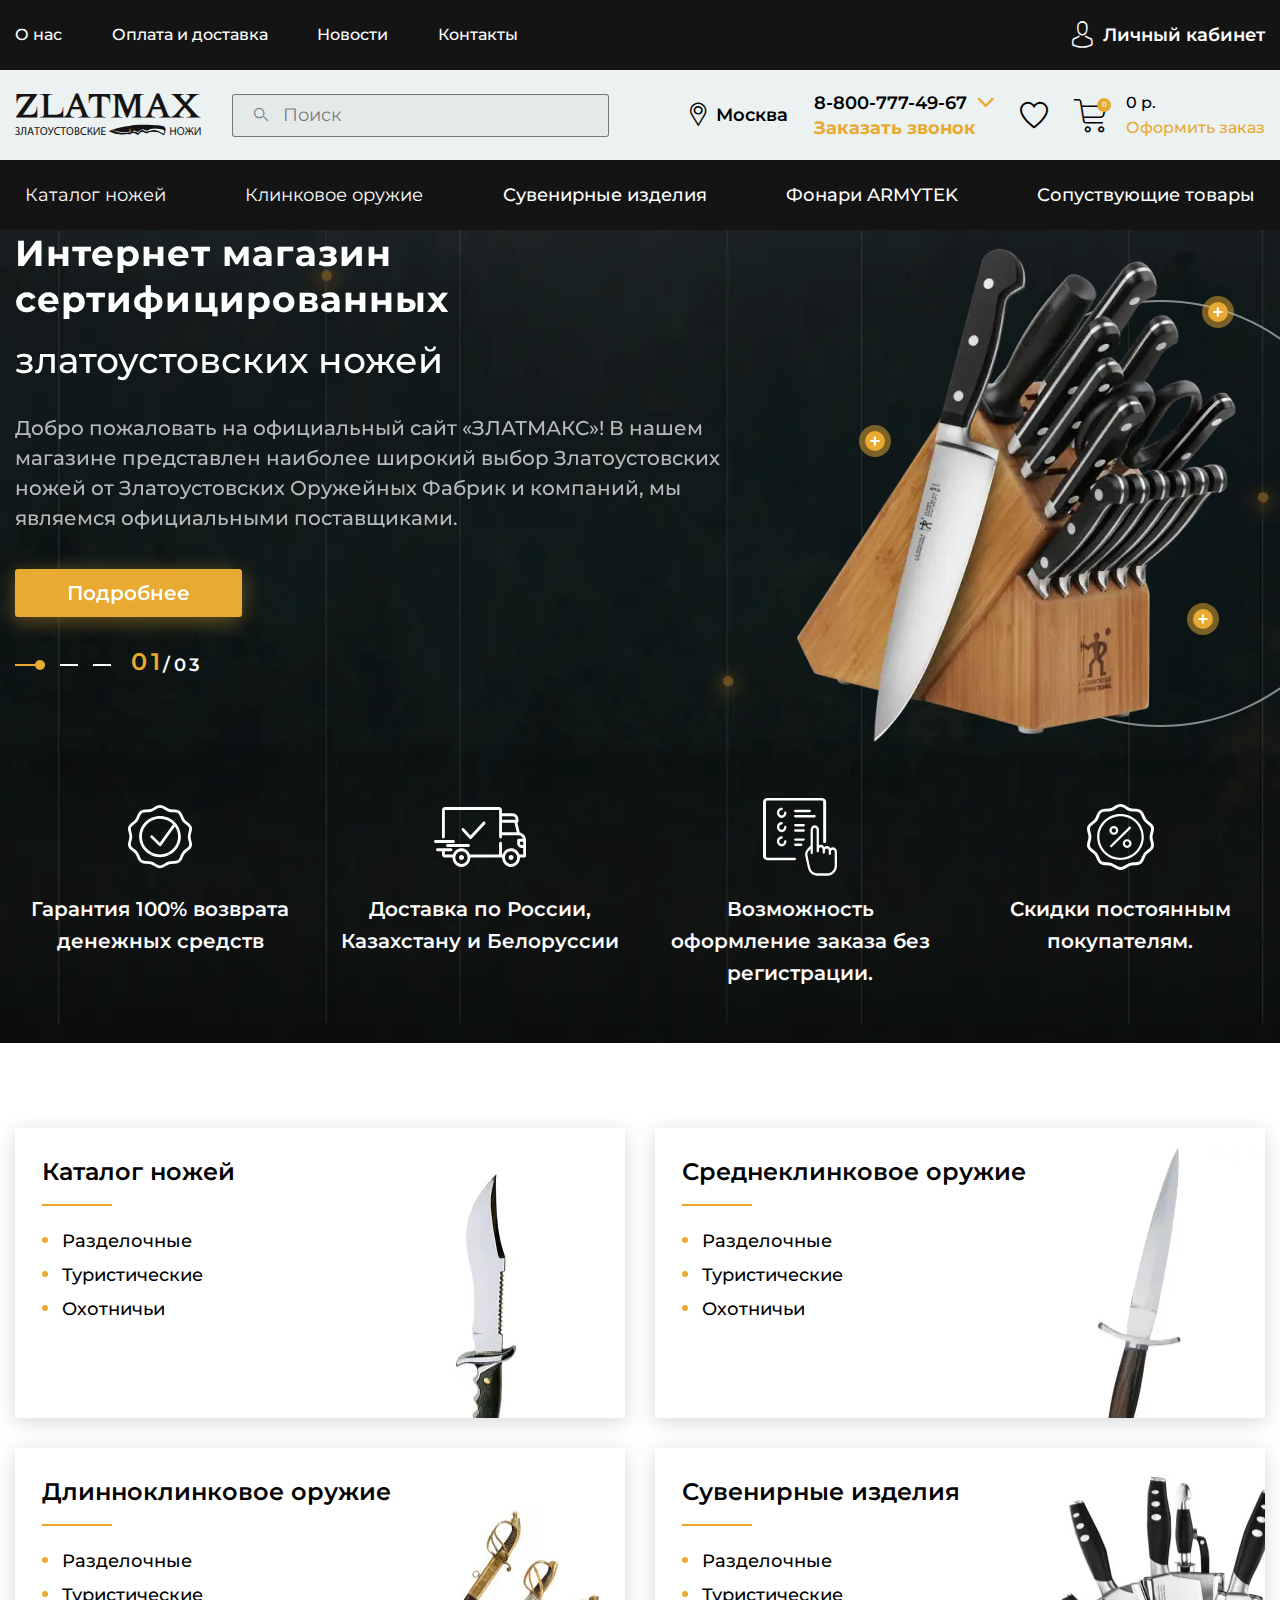
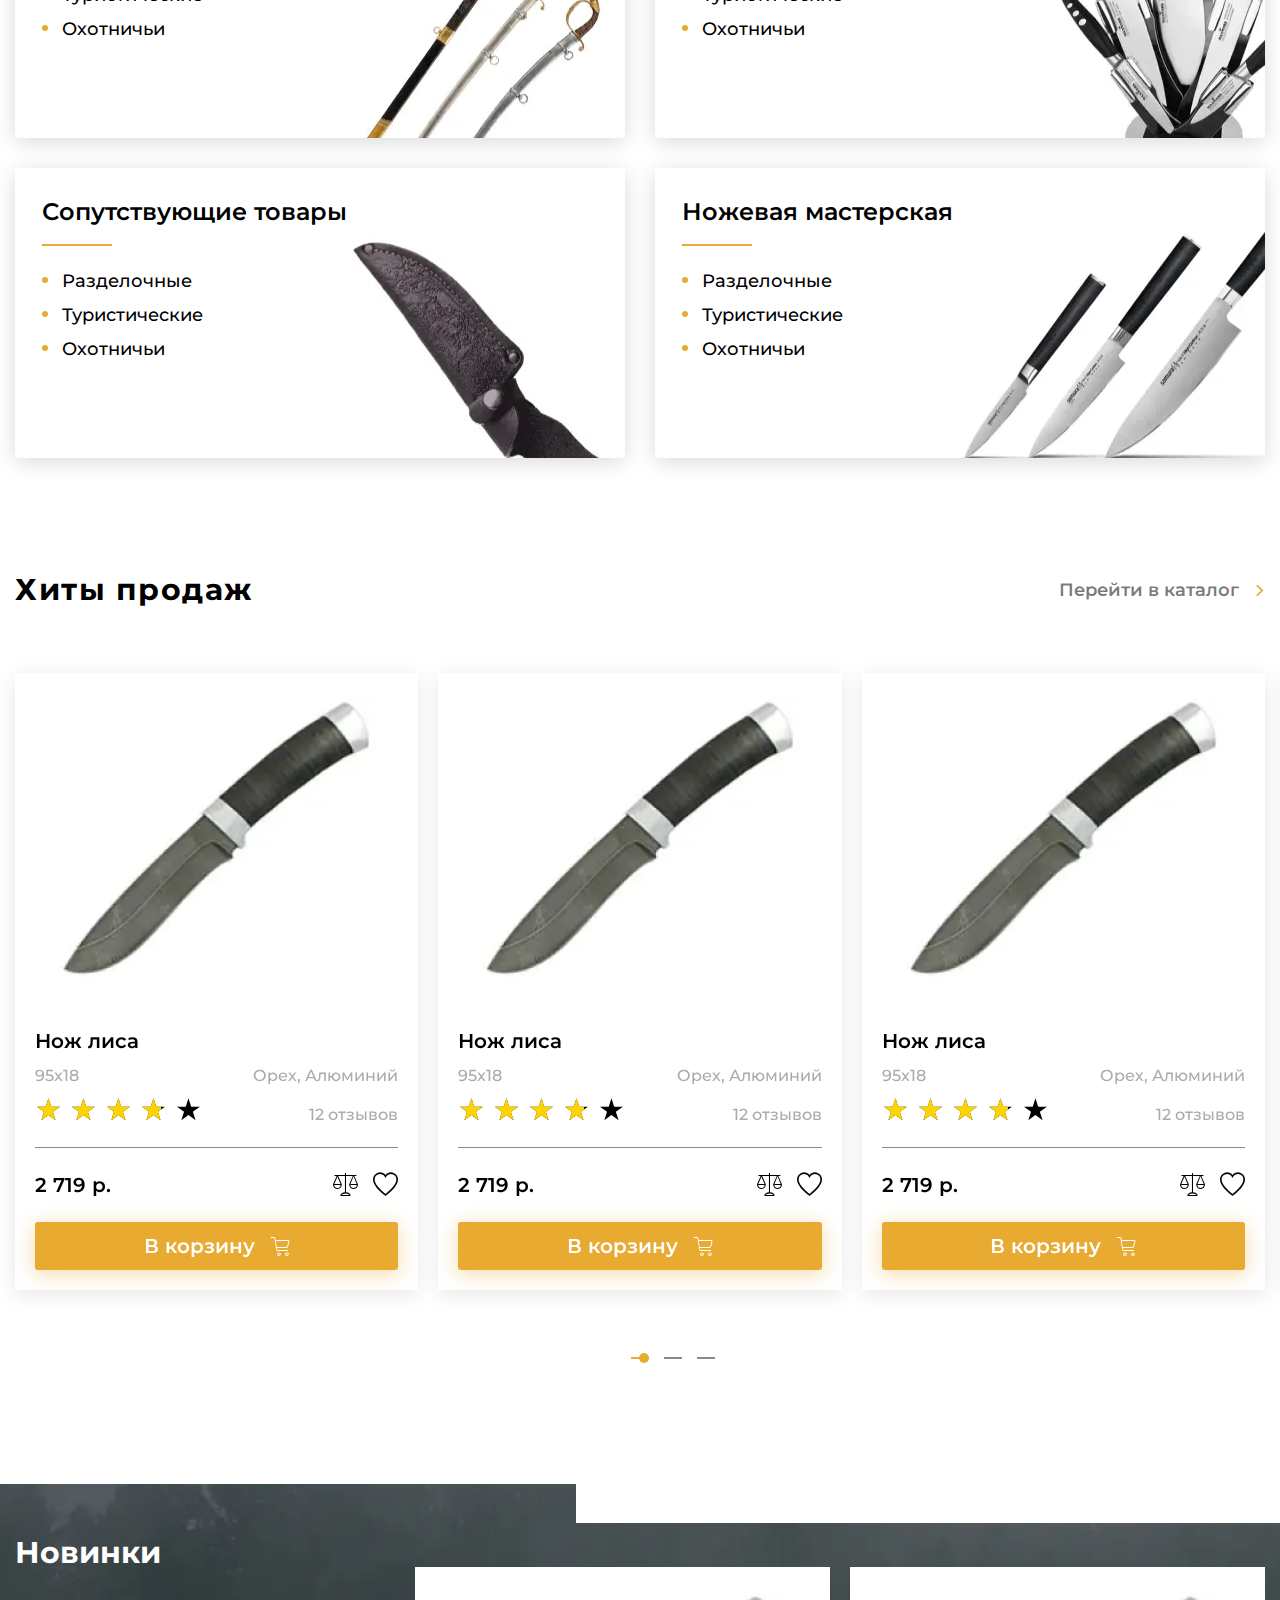
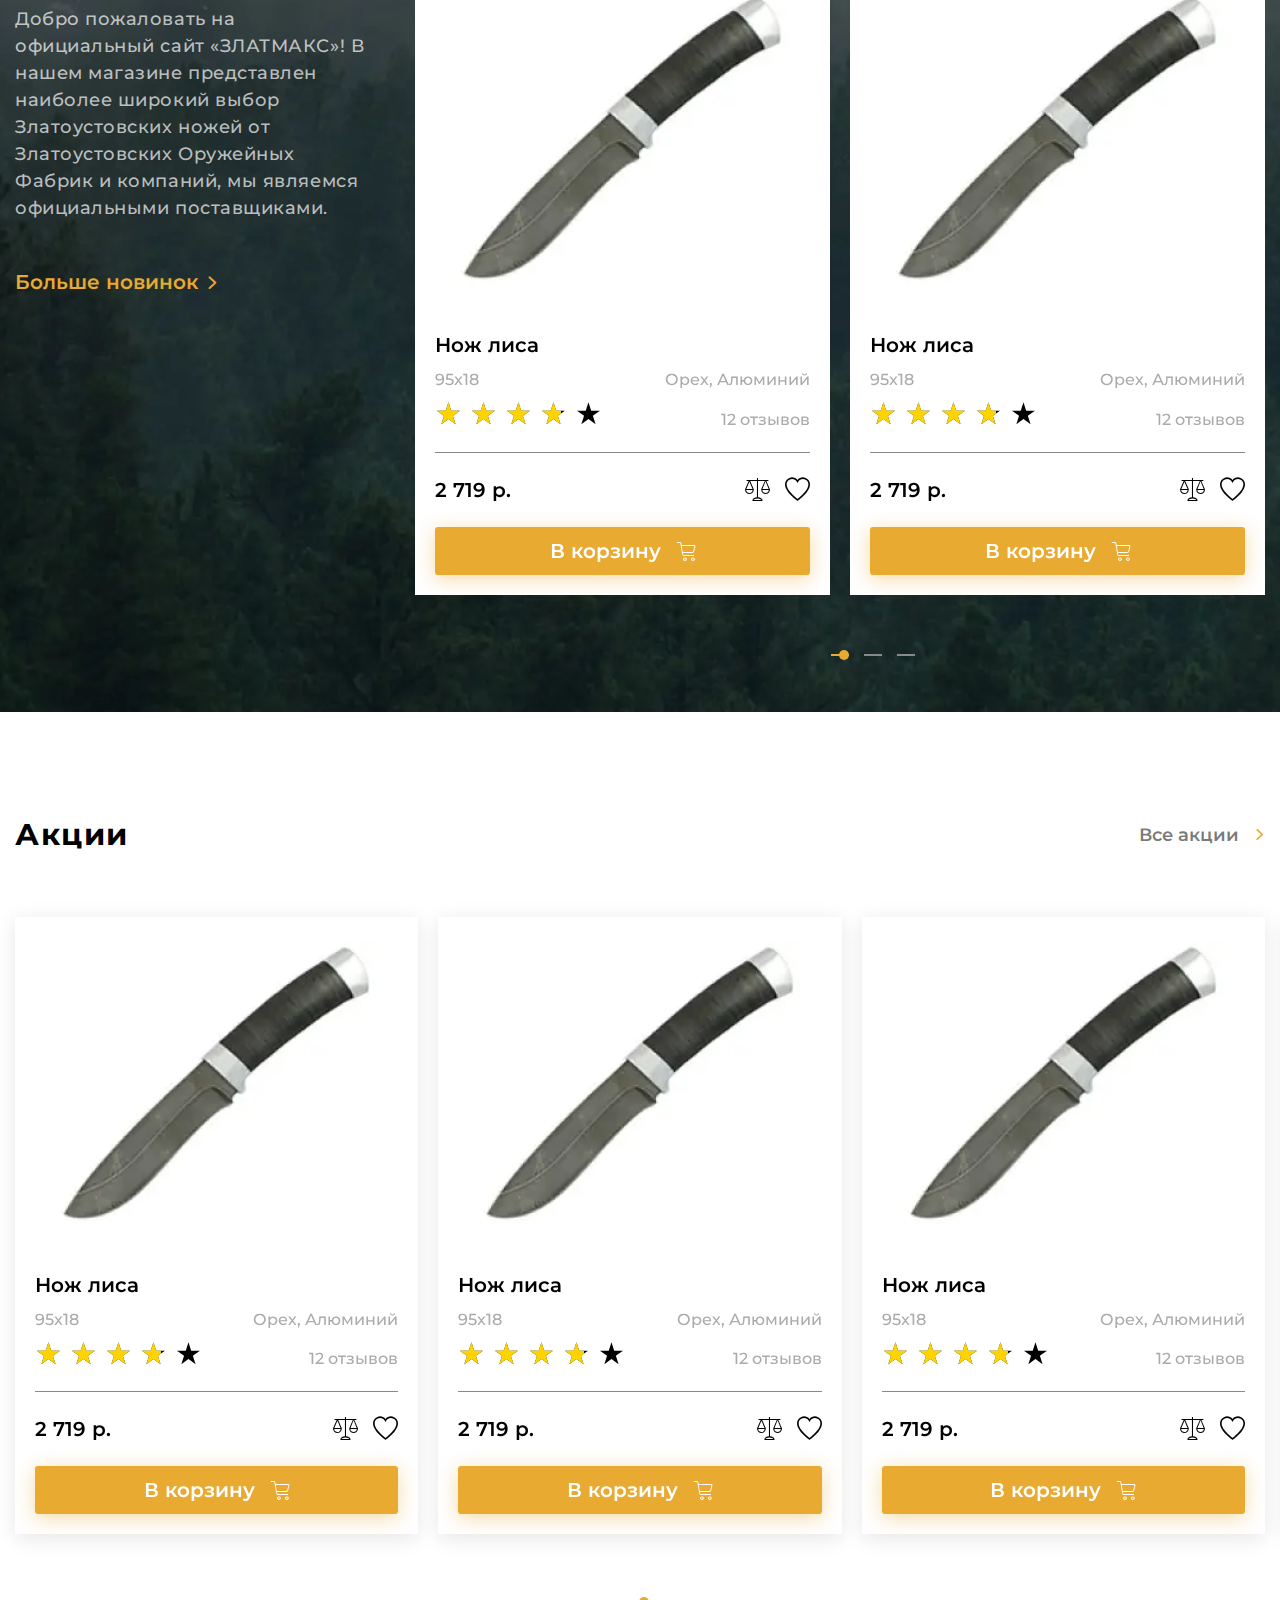
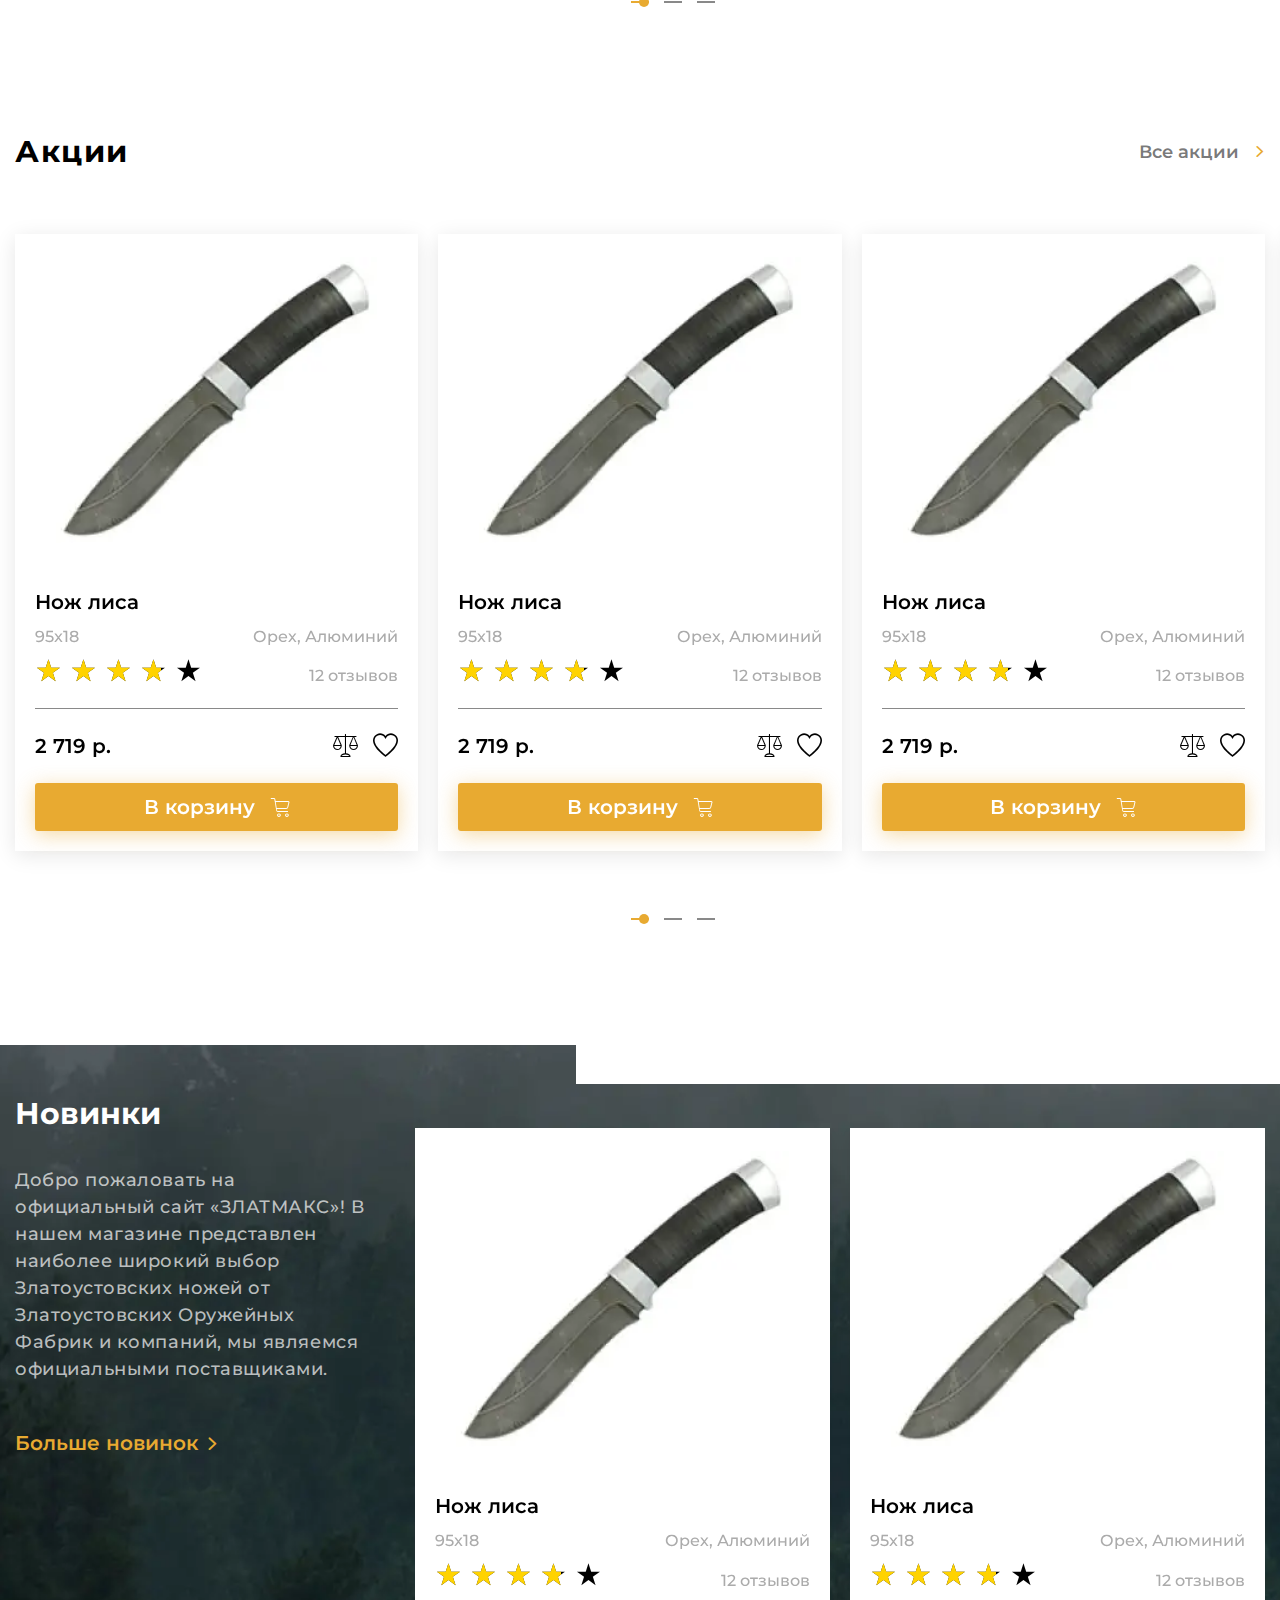
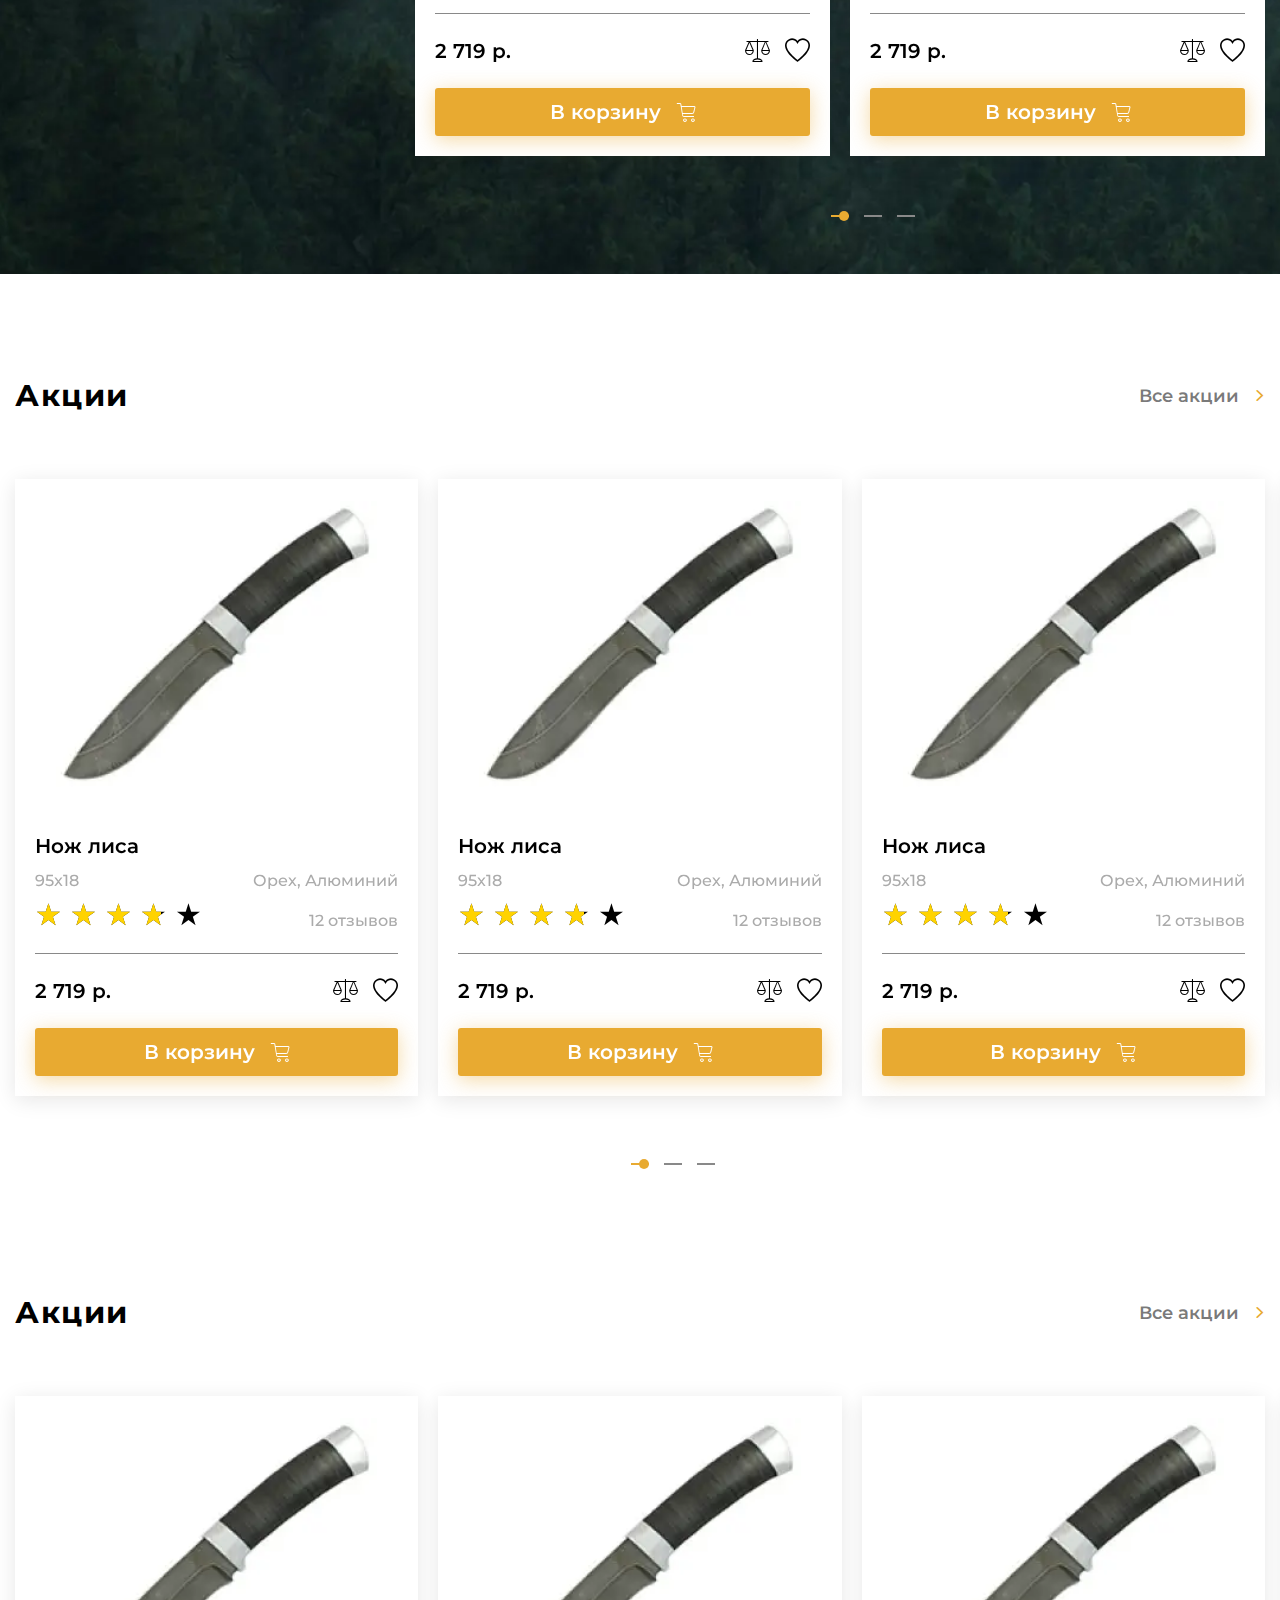
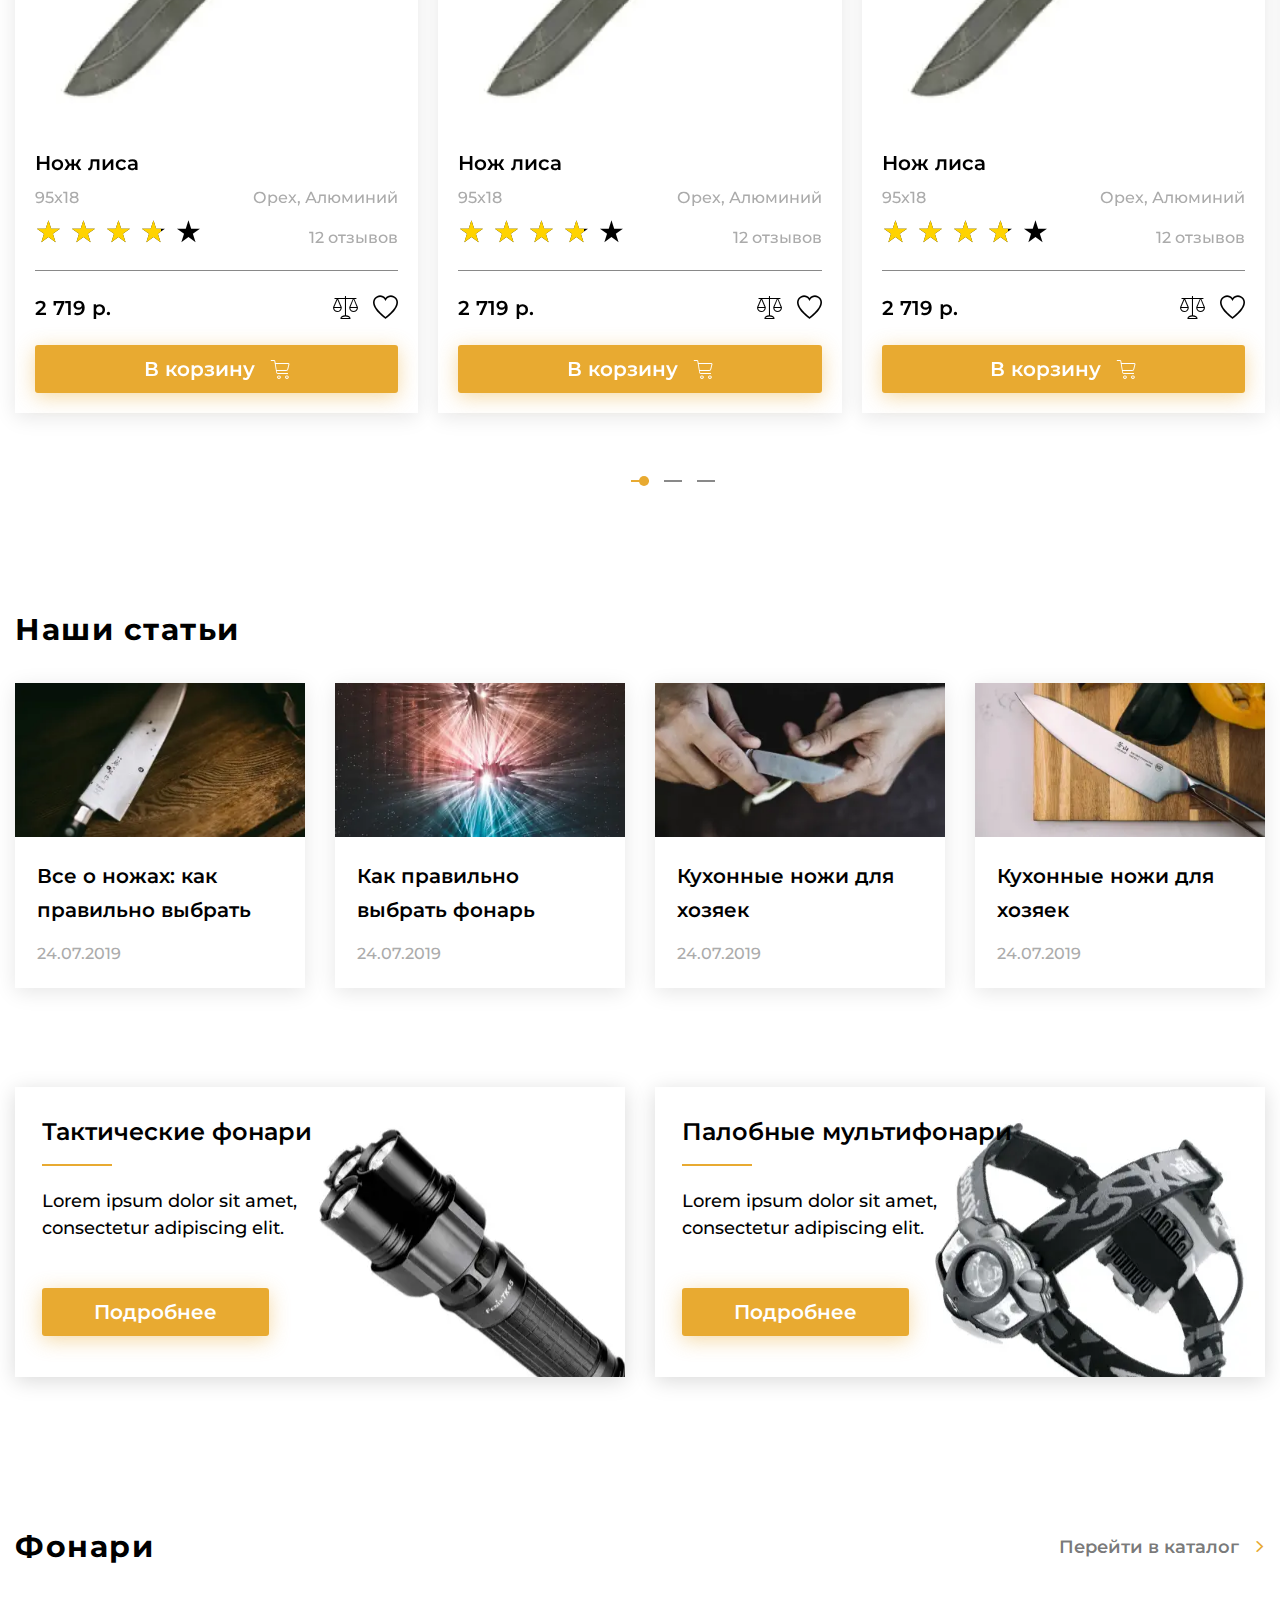
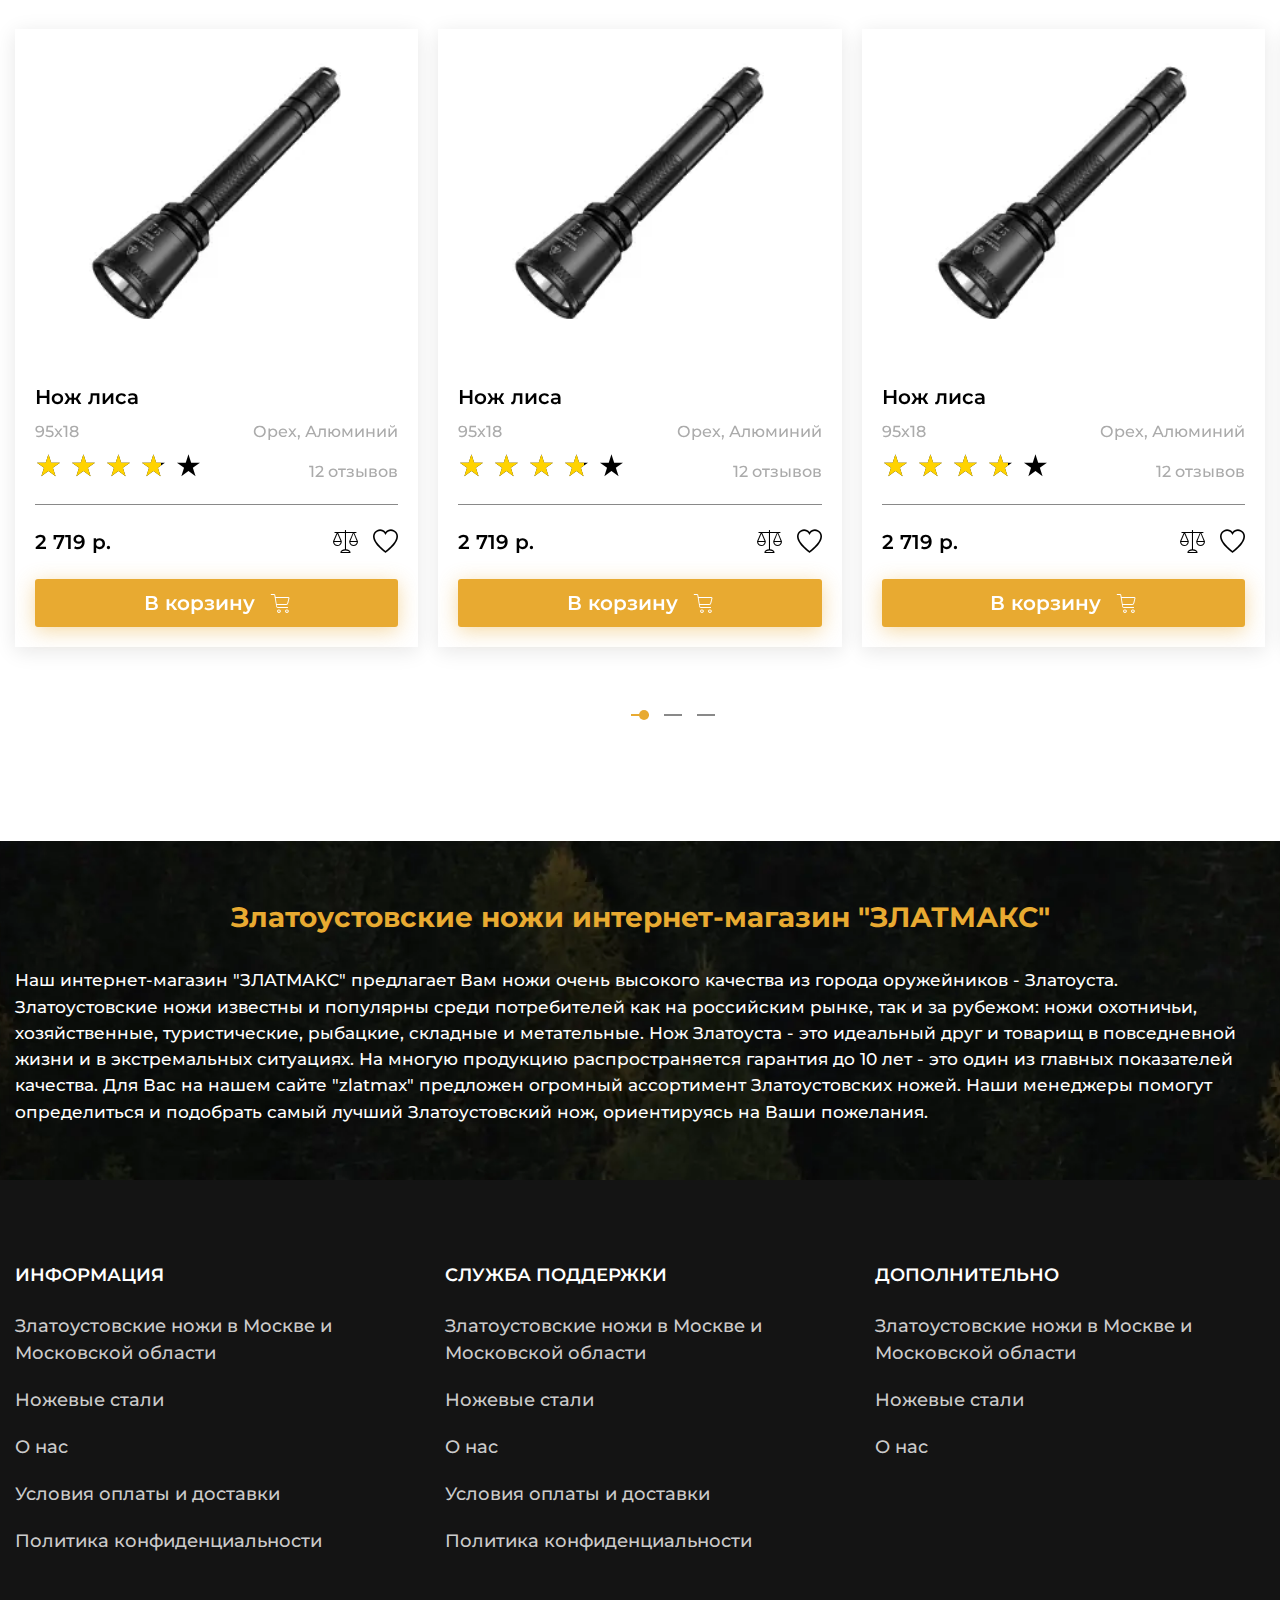
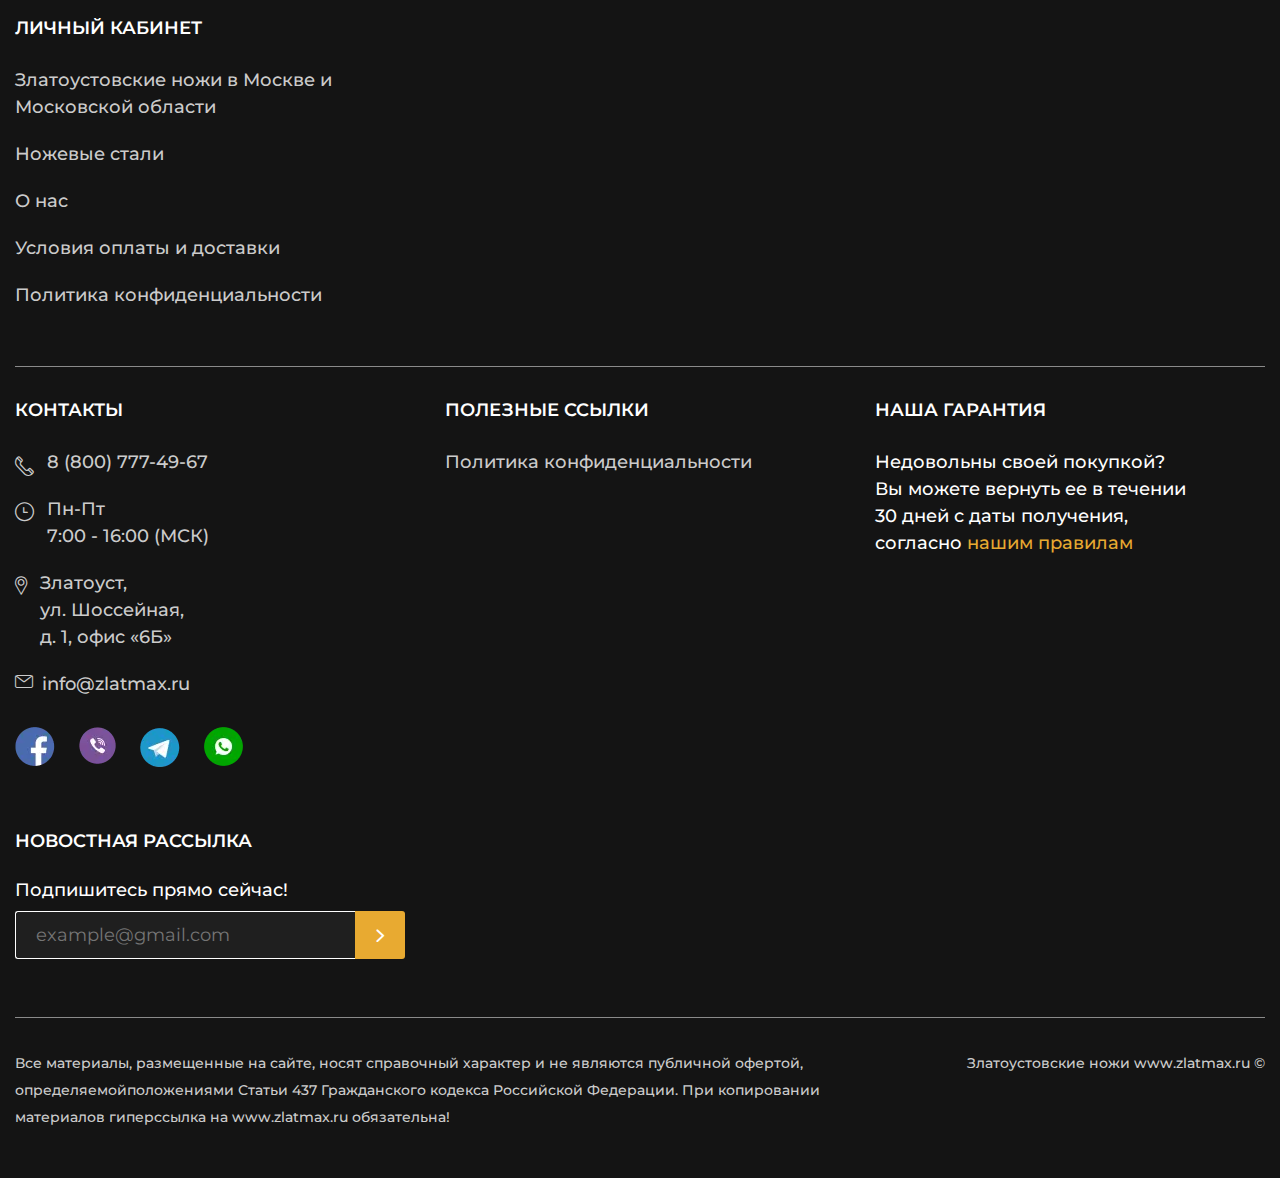
<file: index.html>
<!DOCTYPE html>
<html lang="ru">

<head>
	<title>Главная</title>
	<meta charset="UTF-8">
	<meta name="format-detection" content="telephone=no">
	<!-- <style>body{opacity: 0;}</style> -->
	<link rel="stylesheet" href="css/style.min.css?_v=20220623151411">
	<link rel="shortcut icon" href="favicon.ico">
	<!-- <meta name="robots" content="noindex, nofollow"> -->
	<meta name="viewport" content="width=device-width, initial-scale=1.0">
</head>

<body>
	<div class="wrapper">
		<header class="header">
			<div class="header__top top-header">
				<div class="top-header__container">
					<nav class="top-header__menu menu-top-header">
						<ul data-da=".menu__body, 991.98" class="menu-top-header__list">
							<li class="menu-top-header__item menu-top-header__item_catalog"><a href="" class="menu-top-header__link menu-top-header__link_catalog _icon-arrow-bottom">Каталог товаров</a></li>
							<li class="menu-top-header__item"><a href="" class="menu-top-header__link">О нас</a></li>
							<li class="menu-top-header__item"><a href="" class="menu-top-header__link">Оплата и доставка</a>
							</li>
							<li class="menu-top-header__item"><a href="" class="menu-top-header__link">Новости</a></li>
							<li class="menu-top-header__item"><a href="" class="menu-top-header__link">Контакты</a></li>
						</ul>
					</nav>
					<a href="" class="top-header__user _icon-user"><span>Личный кабинет</span></a>
					<nav hidden class="menu">
						<button type="button" class="menu__icon icon-menu"><span></span></button>
						<div class="menu__body">
						</div>
					</nav>
				</div>
			</div>
			<div class="header__body body-header">
				<div class="body-header__container">
					<div class="body-header__logo"></div>
					<div data-da=".catalog-header__container,479.98" class="body-header__search">
						<form action="#" class="search-header">
							<button type="submit" class="search-header__button _icon-search"></button>
							<input autocomplete="off" type="text" name="form[]" data-error="Ошибка" placeholder="Поиск" class="search-header__input">
						</form>
					</div>
					<div class="body-header__actions actions-header">
						<a href="#" class="actions-header__location _icon-location"><span>Москва</span></a>
						<div data-da=".top-header__container,991.98,first" class="actions-header__phones phones-header">
							<div data-spollers class="phones-header__items">
								<div class="phones-header__item">
									<a href="tel:88007774967" class="phones-header__phone"><span>8-800-777-49-67</span></a>
									<button type="button" data-spoller class="phones-header__arrow _icon-arrow-bottom"></button>
									<ul class="phones-header__list">
										<li><a href="tel:88007774968" class="phones-header__phone">8-800-777-49-68</a></li>
										<li><a href="tel:88007774969" class="phones-header__phone">8-800-777-49-69</a></li>
										<li><a href="tel:88007774970" class="phones-header__phone">8-800-777-49-70</a></li>
									</ul>
								</div>
							</div>
							<button type="button" data-popup="#callback" class="phones-header__callback">Заказать
								звонок</button>
						</div>
						<a href="" data-da=".top-header__container,991.98,2" class="actions-header__favorite _icon-favorite"></a>
						<a href="" data-da=".top-header__container,991.98,2" class="actions-header__cart cart-header">
							<div class="cart-header__icon _icon-cart"><span>0</span></div>
							<div class="cart-header__body">
								<div class="cart-header__summ">0 р.</div>
								<div class="cart-header__link">Оформить заказ</div>
							</div>
						</a>
					</div>
				</div>
			</div>
			<div class="header__catalog catalog-header">
				<div class="catalog-header__container">
					<nav class="catalog-header__menu menu-catalog">
						<button type="button" class="menu-catalog__back _icon-back">Назад</button>
						<ul class="menu-catalog__list">
							<li class="menu-catalog__item"><button data-parent="1" class="menu-catalog__link">Каталог
									ножей</button></li>
							<li class="menu-catalog__item"><button data-parent="2" class="menu-catalog__link">Клинковое
									оружие</button></li>
							<li class="menu-catalog__item"><a href="#" class="menu-catalog__link">Сувенирные изделия</a></li>
							<li class="menu-catalog__item"><a href="#" class="menu-catalog__link">Фонари ARMYTEK</a></li>
							<li class="menu-catalog__item"><a href="#" class="menu-catalog__link">Сопуствующие товары</a></li>
						</ul>
						<div class="menu-catalog__sub-menu sub-menu-catalog">
							<button type="button" class="sub-menu-catalog__back _icon-back">Назад</button>
							<div class="sub-menu-catalog__container">
								<div hidden data-submenu="1" class="sub-menu-catalog__block">
									<div class="sub-menu-catalog__category">
										<a href="" class="sub-menu-catalog__link-category">Категория ножей</a>
									</div>
									<div class="sub-menu-catalog__category">
										<a href="" class="sub-menu-catalog__link-category">Производство ножей</a>
									</div>
									<div class="sub-menu-catalog__category">
										<a href="" class="sub-menu-catalog__link-category">Ножи по маркам стали</a>
									</div>
									<div class="sub-menu-catalog__category">
										<a href="" class="sub-menu-catalog__link-category">Заточка и полировка ножей</a>
									</div>
									<div class="sub-menu-catalog__category">
										<a href="" class="sub-menu-catalog__link-category">Ножевая мастерская</a>
									</div>
									<ul class="sub-menu-catalog__list">
										<li class="sub-menu-catalog__item"><a href="catalog.html" class="sub-menu-catalog__link">Разделочные
												ножи</a></li>
										<li class="sub-menu-catalog__item"><a href="" class="sub-menu-catalog__link">Туристические ножи</a></li>
										<li class="sub-menu-catalog__item"><a href="" class="sub-menu-catalog__link">Ножи
												охотничьи</a></li>
										<li class="sub-menu-catalog__item"><a href="" class="sub-menu-catalog__link">Булатные
												ножи</a></li>
										<li class="sub-menu-catalog__item"><a href="" class="sub-menu-catalog__link">Ножи из
												дамаска</a></li>
										<li class="sub-menu-catalog__item"><a href="" class="sub-menu-catalog__link">Тактического назначения</a></li>
										<li class="sub-menu-catalog__item"><a href="" class="sub-menu-catalog__link">Метательные
												ножи</a></li>
										<li class="sub-menu-catalog__item"><a href="" class="sub-menu-catalog__link">Мачете и
												кукри</a></li>
										<li class="sub-menu-catalog__item"><a href="" class="sub-menu-catalog__link">Ножи
												кухонные</a></li>
									</ul>
									<ul class="sub-menu-catalog__list">
										<li class="sub-menu-catalog__item"><a href="" class="sub-menu-catalog__link">Ножи
												АИР</a></li>
										<li class="sub-menu-catalog__item"><a href="" class="sub-menu-catalog__link">Ножи
												ЗИК</a></li>
										<li class="sub-menu-catalog__item"><a href="" class="sub-menu-catalog__link">Ножи
												ЗЗОСС</a></li>
										<li class="sub-menu-catalog__item"><a href="" class="sub-menu-catalog__link">Ножи
												РОСоружие</a></li>
										<li class="sub-menu-catalog__item"><a href="" class="sub-menu-catalog__link">Ножи
												Оружейник</a></li>
										<li class="sub-menu-catalog__item"><a href="" class="sub-menu-catalog__link">Булат
												Сергея Баранова</a></li>
										<li class="sub-menu-catalog__item"><a href="" class="sub-menu-catalog__link">Булат
												Андрея Умерова</a></li>
										<li class="sub-menu-catalog__item"><a href="" class="sub-menu-catalog__link">Ножи
												Златко</a></li>
										<li class="sub-menu-catalog__item"><a href="" class="sub-menu-catalog__link">Ножи
												Стиль-М</a></li>
										<li class="sub-menu-catalog__item"><a href="" class="sub-menu-catalog__link">Оружейная
												компания</a></li>
									</ul>
									<ul class="sub-menu-catalog__list">
										<li class="sub-menu-catalog__item"><a href="" class="sub-menu-catalog__link">Ножи из
												стали 40х102С2М</a></li>
										<li class="sub-menu-catalog__item"><a href="" class="sub-menu-catalog__link">Ножи из
												стали 95х18</a></li>
										<li class="sub-menu-catalog__item"><a href="" class="sub-menu-catalog__link">Ножи из
												стали 100х13м</a></li>
										<li class="sub-menu-catalog__item"><a href="" class="sub-menu-catalog__link">Ножи из
												стали 110х18м-ШД</a></li>
										<li class="sub-menu-catalog__item"><a href="" class="sub-menu-catalog__link">Ножи из
												стали ЭИ-107 ТЦ</a></li>
										<li class="sub-menu-catalog__item"><a href="" class="sub-menu-catalog__link">Ножи из
												стали 50х14МФ</a></li>
										<li class="sub-menu-catalog__item"><a href="" class="sub-menu-catalog__link">Ножи из
												стали AUS-8</a></li>
										<li class="sub-menu-catalog__item"><a href="" class="sub-menu-catalog__link">Ножи из
												стали К340</a></li>
										<li class="sub-menu-catalog__item"><a href="" class="sub-menu-catalog__link">Ножи из
												стали M390</a></li>
										<li class="sub-menu-catalog__item"><a href="" class="sub-menu-catalog__link">Ножи из
												стали ЭП-766</a></li>
									</ul>
									<ul class="sub-menu-catalog__list">
										<li class="sub-menu-catalog__item"><a href="" class="sub-menu-catalog__link">Паста
												ГОИ</a></li>
										<li class="sub-menu-catalog__item"><a href="" class="sub-menu-catalog__link">Алмазная
												паста</a></li>
										<li class="sub-menu-catalog__item"><a href="" class="sub-menu-catalog__link">Бруски и
												камни для заточки</a></li>
										<li class="sub-menu-catalog__item"><a href="" class="sub-menu-catalog__link">Заточные
												системы</a></li>
									</ul>
									<ul class="sub-menu-catalog__list">
										<li class="sub-menu-catalog__item"><a href="" class="sub-menu-catalog__link">Ножевые
												клинки</a></li>
										<li class="sub-menu-catalog__item"><a href="" class="sub-menu-catalog__link">Заготовки
												для ножей</a></li>
										<li class="sub-menu-catalog__item"><a href="" class="sub-menu-catalog__link">Литье для
												ножей</a></li>
										<li class="sub-menu-catalog__item"><a href="" class="sub-menu-catalog__link">Материалы
												для рукоятей</a></li>
										<li class="sub-menu-catalog__item"><a href="" class="sub-menu-catalog__link">Уход за
												рукоятиями ножей</a></li>
									</ul>
									<div class="sub-menu-catalog__footer">
										<a href="" class="sub-menu-catalog__all">Смотреть все</a>
									</div>
									<div class="sub-menu-catalog__footer">
										<a href="" class="sub-menu-catalog__all">Смотреть все</a>
									</div>
									<div class="sub-menu-catalog__footer">
										<a href="" class="sub-menu-catalog__all">Смотреть все</a>
									</div>
									<div class="sub-menu-catalog__footer">
										<a href="" class="sub-menu-catalog__all">Смотреть все</a>
									</div>
									<div class="sub-menu-catalog__footer">
										<a href="" class="sub-menu-catalog__all">Смотреть все</a>
									</div>
								</div>
								<div hidden data-submenu="2" class="sub-menu-catalog__block">
									<div class="sub-menu-catalog__category">
										<a href="" class="sub-menu-catalog__link-category">Категория ножей</a>
									</div>
									<div class="sub-menu-catalog__category">
										<a href="" class="sub-menu-catalog__link-category">Производство ножей</a>
									</div>
									<div class="sub-menu-catalog__category">
										<a href="" class="sub-menu-catalog__link-category">Производство ножей</a>
									</div>
									<ul class="sub-menu-catalog__list">
										<li class="sub-menu-catalog__item"><a href="" class="sub-menu-catalog__link">Разделочные
												ножи</a></li>
										<li class="sub-menu-catalog__item"><a href="" class="sub-menu-catalog__link">Туристические ножи</a></li>
										<li class="sub-menu-catalog__item"><a href="" class="sub-menu-catalog__link">Ножи
												охотничьи</a></li>
										<li class="sub-menu-catalog__item"><a href="" class="sub-menu-catalog__link">Булатные
												ножи</a></li>
										<li class="sub-menu-catalog__item"><a href="" class="sub-menu-catalog__link">Ножи из
												дамаска</a></li>
										<li class="sub-menu-catalog__item"><a href="" class="sub-menu-catalog__link">Тактического назначения</a></li>
										<li class="sub-menu-catalog__item"><a href="" class="sub-menu-catalog__link">Метательные
												ножи</a></li>
										<li class="sub-menu-catalog__item"><a href="" class="sub-menu-catalog__link">Мачете и
												кукри</a></li>
										<li class="sub-menu-catalog__item"><a href="" class="sub-menu-catalog__link">Ножи
												кухонные</a></li>
									</ul>
									<ul class="sub-menu-catalog__list">
										<li class="sub-menu-catalog__item"><a href="" class="sub-menu-catalog__link">Ножи
												АИР</a></li>
										<li class="sub-menu-catalog__item"><a href="" class="sub-menu-catalog__link">Ножи
												ЗИК</a></li>
										<li class="sub-menu-catalog__item"><a href="" class="sub-menu-catalog__link">Ножи
												ЗЗОСС</a></li>
										<li class="sub-menu-catalog__item"><a href="" class="sub-menu-catalog__link">Ножи
												РОСоружие</a></li>
										<li class="sub-menu-catalog__item"><a href="" class="sub-menu-catalog__link">Ножи
												Оружейник</a></li>
										<li class="sub-menu-catalog__item"><a href="" class="sub-menu-catalog__link">Булат
												Сергея Баранова</a></li>
										<li class="sub-menu-catalog__item"><a href="" class="sub-menu-catalog__link">Булат
												Андрея Умерова</a></li>
										<li class="sub-menu-catalog__item"><a href="" class="sub-menu-catalog__link">Ножи
												Златко</a></li>
										<li class="sub-menu-catalog__item"><a href="" class="sub-menu-catalog__link">Ножи
												Стиль-М</a></li>
										<li class="sub-menu-catalog__item"><a href="" class="sub-menu-catalog__link">Оружейная
												компания</a></li>
									</ul>
									<ul class="sub-menu-catalog__list">
										<li class="sub-menu-catalog__item"><a href="" class="sub-menu-catalog__link">Ножи
												АИР</a></li>
										<li class="sub-menu-catalog__item"><a href="" class="sub-menu-catalog__link">Ножи
												ЗИК</a></li>
										<li class="sub-menu-catalog__item"><a href="" class="sub-menu-catalog__link">Ножи
												ЗЗОСС</a></li>
										<li class="sub-menu-catalog__item"><a href="" class="sub-menu-catalog__link">Ножи
												РОСоружие</a></li>
										<li class="sub-menu-catalog__item"><a href="" class="sub-menu-catalog__link">Ножи
												Оружейник</a></li>
										<li class="sub-menu-catalog__item"><a href="" class="sub-menu-catalog__link">Булат
												Сергея Баранова</a></li>
										<li class="sub-menu-catalog__item"><a href="" class="sub-menu-catalog__link">Булат
												Андрея Умерова</a></li>
										<li class="sub-menu-catalog__item"><a href="" class="sub-menu-catalog__link">Ножи
												Златко</a></li>
										<li class="sub-menu-catalog__item"><a href="" class="sub-menu-catalog__link">Ножи
												Стиль-М</a></li>
										<li class="sub-menu-catalog__item"><a href="" class="sub-menu-catalog__link">Оружейная
												компания</a></li>
									</ul>
									<div class="sub-menu-catalog__footer">
										<a href="" class="sub-menu-catalog__all">Смотреть все</a>
									</div>
									<div class="sub-menu-catalog__footer">
										<a href="" class="sub-menu-catalog__all">Смотреть все</a>
									</div>
									<div class="sub-menu-catalog__footer">
										<a href="" class="sub-menu-catalog__all">Смотреть все</a>
									</div>
								</div>
							</div>
						</div>
					</nav>
				</div>
			</div>
		</header>
		<main class="page page_home">
			<section class="page__main-block main-block">
				<div class="main-block__container">
					<div class="main-block__body">
						<div class="main-block__slider swiper">
							<div class="main-block__wrapper swiper-wrapper">
								<div class="main-block__slide swiper-slide slide-main-block">
									<div class="slide-main-block__content">
										<h2 data-swiper-parallax="-100" class="slide-main-block__title">Интернет магазин
											сертифицированных</h2>
										<div data-swiper-parallax="-150" class="slide-main-block__sub-title">
											златоустовских
											ножей</div>
										<div data-swiper-parallax="-200" class="slide-main-block__text">
											Добро пожаловать на официальный сайт «ЗЛАТМАКС»! В нашем магазине
											представлен
											наиболее широкий выбор Златоустовских ножей от Златоустовских Оружейных
											Фабрик и
											компаний, мы являемся официальными поставщиками.
										</div>
									</div>
									<a data-swiper-parallax="-300" href="" class="slide-main-block__button button">Подробнее</a>
								</div>
								<div class="main-block__slide swiper-slide slide-main-block">
									<div class="slide-main-block__content">
										<h2 data-swiper-parallax="-100" class="slide-main-block__title">Интернет магазин
											сертифицированных</h2>
										<div data-swiper-parallax="-150" class="slide-main-block__sub-title">
											златоустовских
											ножей</div>
										<div data-swiper-parallax="-200" class="slide-main-block__text">
											Добро пожаловать на официальный сайт «ЗЛАТМАКС»! В нашем магазине
											представлен
											наиболее широкий выбор Златоустовских ножей от Златоустовских Оружейных
											Фабрик и
											компаний, мы являемся официальными поставщиками.
										</div>
									</div>
									<a data-swiper-parallax="-300" href="" class="slide-main-block__button button">Подробнее</a>
								</div>
								<div class="main-block__slide swiper-slide slide-main-block">
									<div class="slide-main-block__content">
										<h2 data-swiper-parallax="-100" class="slide-main-block__title">Интернет магазин
											сертифицированных</h2>
										<div data-swiper-parallax="-150" class="slide-main-block__sub-title">
											златоустовских
											ножей</div>
										<div data-swiper-parallax="-200" class="slide-main-block__text">
											Добро пожаловать на официальный сайт «ЗЛАТМАКС»! В нашем магазине
											представлен
											наиболее широкий выбор Златоустовских ножей от Златоустовских Оружейных
											Фабрик и
											компаний, мы являемся официальными поставщиками.
										</div>
									</div>
									<a data-swiper-parallax="-300" href="" class="slide-main-block__button button">Подробнее</a>
								</div>
							</div>
							<div class="main-block__controll controll-main-block">
								<div class="controll-main-block__dotts"></div>
								<div class="controll-main-block__fraction fraction-controll">
									<span class="fraction-controll__current">01</span> / <span class="fraction-controll__all">0</span>
								</div>
							</div>
						</div>
						<div class="main-block__media media-main-block">
							<div class="media-main-block__body">
								<div class="media-main-block__image">
									<picture><source srcset="img/mainpage/main-block/image.webp" type="image/webp"><img src="img/mainpage/main-block/image.png" alt="Картинка"></picture>
								</div>
								<div class="media-main-block__tips">
									<div data-tippy-content="Подсказка" class="media-main-block__tip media-main-block__tip_1"><span>+</span></div>
									<div data-tippy-content="Подсказка" class="media-main-block__tip media-main-block__tip_2"><span>+</span></div>
									<div data-tippy-content="Подсказка" class="media-main-block__tip media-main-block__tip_3"><span>+</span></div>
								</div>
							</div>
						</div>
					</div>
					<div class="main-block__advantages advantages-main">
						<div class="advantages-main__item">
							<div class="advantages-main__icon">
								<img src="img/mainpage/main-block/icons/01.svg" alt="Иконка">
							</div>
							<div class="advantages-main__text">Гарантия 100% возврата
								денежных средств</div>
						</div>
						<div class="advantages-main__item">
							<div class="advantages-main__icon">
								<img src="img/mainpage/main-block/icons/02.svg" alt="Иконка">
							</div>
							<div class="advantages-main__text">Доставка по России,
								Казахстану и Белоруссии</div>
						</div>
						<div class="advantages-main__item">
							<div class="advantages-main__icon">
								<img src="img/mainpage/main-block/icons/03.svg" alt="Иконка">
							</div>
							<div class="advantages-main__text">Возможность оформление
								заказа без регистрации.</div>
						</div>
						<div class="advantages-main__item">
							<div class="advantages-main__icon">
								<img src="img/mainpage/main-block/icons/04.svg" alt="Иконка">
							</div>
							<div class="advantages-main__text">Скидки постоянным
								покупателям. </div>
						</div>
					</div>
				</div>
			</section>
			<section class="page__catalog-cards catalog-cards">
				<div class="catalog-cards__container">
					<div class="catalog-cards__item item-catalog-cards">
						<div class="item-catalog-cards__body">
							<h3 class="item-catalog-cards__title">
								<a href="" class="item-catalog-cards__link-title">Каталог ножей</a>
							</h3>
							<ul class="item-catalog-cards__list">
								<li class="item-catalog-cards__item"><a href="" class="item-catalog-cards__link">Разделочные</a></li>
								<li class="item-catalog-cards__item"><a href="" class="item-catalog-cards__link">Туристические</a></li>
								<li class="item-catalog-cards__item"><a href="" class="item-catalog-cards__link">Охотничьи</a></li>
							</ul>
						</div>
						<div class="item-catalog-cards__image">
							<picture><source srcset="img/mainpage/catalog-cards/01.webp" type="image/webp"><img src="img/mainpage/catalog-cards/01.jpg" alt="Картинка"></picture>
						</div>
					</div>
					<div class="catalog-cards__item item-catalog-cards">
						<div class="item-catalog-cards__body">
							<h3 class="item-catalog-cards__title">
								<a href="" class="item-catalog-cards__link-title">Среднеклинковое оружие</a>
							</h3>
							<ul class="item-catalog-cards__list">
								<li class="item-catalog-cards__item"><a href="" class="item-catalog-cards__link">Разделочные</a></li>
								<li class="item-catalog-cards__item"><a href="" class="item-catalog-cards__link">Туристические</a></li>
								<li class="item-catalog-cards__item"><a href="" class="item-catalog-cards__link">Охотничьи</a></li>
							</ul>
						</div>
						<div class="item-catalog-cards__image">
							<picture><source srcset="img/mainpage/catalog-cards/02.webp" type="image/webp"><img src="img/mainpage/catalog-cards/02.jpg" alt="Картинка"></picture>
						</div>
					</div>
					<div class="catalog-cards__item item-catalog-cards">
						<div class="item-catalog-cards__body">
							<h3 class="item-catalog-cards__title">
								<a href="" class="item-catalog-cards__link-title">Длинноклинковое оружие</a>
							</h3>
							<ul class="item-catalog-cards__list">
								<li class="item-catalog-cards__item"><a href="" class="item-catalog-cards__link">Разделочные</a></li>
								<li class="item-catalog-cards__item"><a href="" class="item-catalog-cards__link">Туристические</a></li>
								<li class="item-catalog-cards__item"><a href="" class="item-catalog-cards__link">Охотничьи</a></li>
							</ul>
						</div>
						<div class="item-catalog-cards__image">
							<picture><source srcset="img/mainpage/catalog-cards/03.webp" type="image/webp"><img src="img/mainpage/catalog-cards/03.jpg" alt="Картинка"></picture>
						</div>
					</div>
					<div class="catalog-cards__item item-catalog-cards">
						<div class="item-catalog-cards__body">
							<h3 class="item-catalog-cards__title">
								<a href="" class="item-catalog-cards__link-title">Сувенирные изделия</a>
							</h3>
							<ul class="item-catalog-cards__list">
								<li class="item-catalog-cards__item"><a href="" class="item-catalog-cards__link">Разделочные</a></li>
								<li class="item-catalog-cards__item"><a href="" class="item-catalog-cards__link">Туристические</a></li>
								<li class="item-catalog-cards__item"><a href="" class="item-catalog-cards__link">Охотничьи</a></li>
							</ul>
						</div>
						<div class="item-catalog-cards__image">
							<picture><source srcset="img/mainpage/catalog-cards/04.webp" type="image/webp"><img src="img/mainpage/catalog-cards/04.jpg" alt="Картинка"></picture>
						</div>
					</div>
					<div class="catalog-cards__item item-catalog-cards">
						<div class="item-catalog-cards__body">
							<h3 class="item-catalog-cards__title">
								<a href="" class="item-catalog-cards__link-title">Сопутствующие товары</a>
							</h3>
							<ul class="item-catalog-cards__list">
								<li class="item-catalog-cards__item"><a href="" class="item-catalog-cards__link">Разделочные</a></li>
								<li class="item-catalog-cards__item"><a href="" class="item-catalog-cards__link">Туристические</a></li>
								<li class="item-catalog-cards__item"><a href="" class="item-catalog-cards__link">Охотничьи</a></li>
							</ul>
						</div>
						<div class="item-catalog-cards__image">
							<picture><source srcset="img/mainpage/catalog-cards/05.webp" type="image/webp"><img src="img/mainpage/catalog-cards/05.jpg" alt="Картинка"></picture>
						</div>
					</div>
					<div class="catalog-cards__item item-catalog-cards">
						<div class="item-catalog-cards__body">
							<h3 class="item-catalog-cards__title">
								<a href="" class="item-catalog-cards__link-title">Ножевая мастерская</a>
							</h3>
							<ul class="item-catalog-cards__list">
								<li class="item-catalog-cards__item"><a href="" class="item-catalog-cards__link">Разделочные</a></li>
								<li class="item-catalog-cards__item"><a href="" class="item-catalog-cards__link">Туристические</a></li>
								<li class="item-catalog-cards__item"><a href="" class="item-catalog-cards__link">Охотничьи</a></li>
							</ul>
						</div>
						<div class="item-catalog-cards__image">
							<picture><source srcset="img/mainpage/catalog-cards/06.webp" type="image/webp"><img src="img/mainpage/catalog-cards/06.jpg" alt="Картинка"></picture>
						</div>
					</div>
				</div>
			</section>
			<section class="page__hits-products hits-products">
				<section class="products-slider">
					<div class="products-slider__container">
						<div class="products-slider__header">
							<h2 class="products-slider__title">Хиты продаж</h2>
							<a href="" class="products-slider__more">Перейти в каталог</a>
						</div>
						<div class="products-slider__slider swiper">
							<div class="products-slider__wrapper swiper-wrapper">
								<div class="products-slider__slide swiper-slide">
									<article class="product-card">
										<a href="" class="product-card__image">
											<span class="product-card__item-image-ibg product-card__item-image-ibg_contain">
												<picture><source srcset="img/product-card/image.webp" type="image/webp"><img src="img/product-card/image.jpg" alt="Картинка"></picture>
											</span>
										</a>
										<div class="product-card__body">
											<h4 class="product-card__title">
												<a href="" class="product-card__link-title">Нож лиса</a>
											</h4>
											<div class="product-card__info info-product-card">
												<div class="info-product-card__size">95x18</div>
												<div class="info-product-card__materials">Орех, Алюминий</div>
											</div>
											<div class="product-card__rating rating rating_set">
												<div class="rating__body">
													<div class="rating__active"></div>
													<div class="rating__items">
														<input type="radio" class="rating__item" value="1" name="rating">
														<input type="radio" class="rating__item" value="2" name="rating">
														<input type="radio" class="rating__item" value="3" name="rating">
														<input type="radio" class="rating__item" value="4" name="rating">
														<input type="radio" class="rating__item" value="5" name="rating">
													</div>
												</div>
												<div class="rating__value">3.6</div>
												<div class="rating__info">12 отзывов</div>
											</div>
											<div class="product-card__footer">
												<div class="product-card__price">2 719 р.</div>
												<a href="" class="product-card__compare _icon-compare"></a>
												<a href="" class="product-card__favorite _icon-favorite"></a>
											</div>
											<button type="button" class="product-card__cart button"><span class="_icon-cart">В корзину</span></button>
										</div>
									</article>
								</div>
								<div class="products-slider__slide swiper-slide">
									<article class="product-card">
										<a href="" class="product-card__image">
											<span class="product-card__item-image-ibg product-card__item-image-ibg_contain">
												<picture><source srcset="img/product-card/image.webp" type="image/webp"><img src="img/product-card/image.jpg" alt="Картинка"></picture>
											</span>
										</a>
										<div class="product-card__body">
											<h4 class="product-card__title">
												<a href="" class="product-card__link-title">Нож лиса</a>
											</h4>
											<div class="product-card__info info-product-card">
												<div class="info-product-card__size">95x18</div>
												<div class="info-product-card__materials">Орех, Алюминий</div>
											</div>
											<div class="product-card__rating rating rating_set">
												<div class="rating__body">
													<div class="rating__active"></div>
													<div class="rating__items">
														<input type="radio" class="rating__item" value="1" name="rating">
														<input type="radio" class="rating__item" value="2" name="rating">
														<input type="radio" class="rating__item" value="3" name="rating">
														<input type="radio" class="rating__item" value="4" name="rating">
														<input type="radio" class="rating__item" value="5" name="rating">
													</div>
												</div>
												<div class="rating__value">3.6</div>
												<div class="rating__info">12 отзывов</div>
											</div>
											<div class="product-card__footer">
												<div class="product-card__price">2 719 р.</div>
												<a href="" class="product-card__compare _icon-compare"></a>
												<a href="" class="product-card__favorite _icon-favorite"></a>
											</div>
											<button type="button" class="product-card__cart button"><span class="_icon-cart">В корзину</span></button>
										</div>
									</article>
								</div>
								<div class="products-slider__slide swiper-slide">
									<article class="product-card">
										<a href="" class="product-card__image">
											<span class="product-card__item-image-ibg product-card__item-image-ibg_contain">
												<picture><source srcset="img/product-card/image.webp" type="image/webp"><img src="img/product-card/image.jpg" alt="Картинка"></picture>
											</span>
										</a>
										<div class="product-card__body">
											<h4 class="product-card__title">
												<a href="" class="product-card__link-title">Нож лиса</a>
											</h4>
											<div class="product-card__info info-product-card">
												<div class="info-product-card__size">95x18</div>
												<div class="info-product-card__materials">Орех, Алюминий</div>
											</div>
											<div class="product-card__rating rating rating_set">
												<div class="rating__body">
													<div class="rating__active"></div>
													<div class="rating__items">
														<input type="radio" class="rating__item" value="1" name="rating">
														<input type="radio" class="rating__item" value="2" name="rating">
														<input type="radio" class="rating__item" value="3" name="rating">
														<input type="radio" class="rating__item" value="4" name="rating">
														<input type="radio" class="rating__item" value="5" name="rating">
													</div>
												</div>
												<div class="rating__value">3.6</div>
												<div class="rating__info">12 отзывов</div>
											</div>
											<div class="product-card__footer">
												<div class="product-card__price">2 719 р.</div>
												<a href="" class="product-card__compare _icon-compare"></a>
												<a href="" class="product-card__favorite _icon-favorite"></a>
											</div>
											<button type="button" class="product-card__cart button"><span class="_icon-cart">В корзину</span></button>
										</div>
									</article>
								</div>
								<div class="products-slider__slide swiper-slide">
									<article class="product-card">
										<a href="" class="product-card__image">
											<span class="product-card__item-image-ibg product-card__item-image-ibg_contain">
												<picture><source srcset="img/product-card/image.webp" type="image/webp"><img src="img/product-card/image.jpg" alt="Картинка"></picture>
											</span>
										</a>
										<div class="product-card__body">
											<h4 class="product-card__title">
												<a href="" class="product-card__link-title">Нож лиса</a>
											</h4>
											<div class="product-card__info info-product-card">
												<div class="info-product-card__size">95x18</div>
												<div class="info-product-card__materials">Орех, Алюминий</div>
											</div>
											<div class="product-card__rating rating rating_set">
												<div class="rating__body">
													<div class="rating__active"></div>
													<div class="rating__items">
														<input type="radio" class="rating__item" value="1" name="rating">
														<input type="radio" class="rating__item" value="2" name="rating">
														<input type="radio" class="rating__item" value="3" name="rating">
														<input type="radio" class="rating__item" value="4" name="rating">
														<input type="radio" class="rating__item" value="5" name="rating">
													</div>
												</div>
												<div class="rating__value">3.6</div>
												<div class="rating__info">12 отзывов</div>
											</div>
											<div class="product-card__footer">
												<div class="product-card__price">2 719 р.</div>
												<a href="" class="product-card__compare _icon-compare"></a>
												<a href="" class="product-card__favorite _icon-favorite"></a>
											</div>
											<button type="button" class="product-card__cart button"><span class="_icon-cart">В корзину</span></button>
										</div>
									</article>
								</div>
								<div class="products-slider__slide swiper-slide">
									<article class="product-card">
										<a href="" class="product-card__image">
											<span class="product-card__item-image-ibg product-card__item-image-ibg_contain">
												<picture><source srcset="img/product-card/image.webp" type="image/webp"><img src="img/product-card/image.jpg" alt="Картинка"></picture>
											</span>
										</a>
										<div class="product-card__body">
											<h4 class="product-card__title">
												<a href="" class="product-card__link-title">Нож лиса</a>
											</h4>
											<div class="product-card__info info-product-card">
												<div class="info-product-card__size">95x18</div>
												<div class="info-product-card__materials">Орех, Алюминий</div>
											</div>
											<div class="product-card__rating rating rating_set">
												<div class="rating__body">
													<div class="rating__active"></div>
													<div class="rating__items">
														<input type="radio" class="rating__item" value="1" name="rating">
														<input type="radio" class="rating__item" value="2" name="rating">
														<input type="radio" class="rating__item" value="3" name="rating">
														<input type="radio" class="rating__item" value="4" name="rating">
														<input type="radio" class="rating__item" value="5" name="rating">
													</div>
												</div>
												<div class="rating__value">3.6</div>
												<div class="rating__info">12 отзывов</div>
											</div>
											<div class="product-card__footer">
												<div class="product-card__price">2 719 р.</div>
												<a href="" class="product-card__compare _icon-compare"></a>
												<a href="" class="product-card__favorite _icon-favorite"></a>
											</div>
											<button type="button" class="product-card__cart button"><span class="_icon-cart">В корзину</span></button>
										</div>
									</article>
								</div>
								<div class="products-slider__slide swiper-slide">
									<article class="product-card">
										<a href="" class="product-card__image">
											<span class="product-card__item-image-ibg product-card__item-image-ibg_contain">
												<picture><source srcset="img/product-card/image.webp" type="image/webp"><img src="img/product-card/image.jpg" alt="Картинка"></picture>
											</span>
										</a>
										<div class="product-card__body">
											<h4 class="product-card__title">
												<a href="" class="product-card__link-title">Нож лиса</a>
											</h4>
											<div class="product-card__info info-product-card">
												<div class="info-product-card__size">95x18</div>
												<div class="info-product-card__materials">Орех, Алюминий</div>
											</div>
											<div class="product-card__rating rating rating_set">
												<div class="rating__body">
													<div class="rating__active"></div>
													<div class="rating__items">
														<input type="radio" class="rating__item" value="1" name="rating">
														<input type="radio" class="rating__item" value="2" name="rating">
														<input type="radio" class="rating__item" value="3" name="rating">
														<input type="radio" class="rating__item" value="4" name="rating">
														<input type="radio" class="rating__item" value="5" name="rating">
													</div>
												</div>
												<div class="rating__value">3.6</div>
												<div class="rating__info">12 отзывов</div>
											</div>
											<div class="product-card__footer">
												<div class="product-card__price">2 719 р.</div>
												<a href="" class="product-card__compare _icon-compare"></a>
												<a href="" class="product-card__favorite _icon-favorite"></a>
											</div>
											<button type="button" class="product-card__cart button"><span class="_icon-cart">В корзину</span></button>
										</div>
									</article>
								</div>
								<div class="products-slider__slide swiper-slide">
									<article class="product-card">
										<a href="" class="product-card__image">
											<span class="product-card__item-image-ibg product-card__item-image-ibg_contain">
												<picture><source srcset="img/product-card/image.webp" type="image/webp"><img src="img/product-card/image.jpg" alt="Картинка"></picture>
											</span>
										</a>
										<div class="product-card__body">
											<h4 class="product-card__title">
												<a href="" class="product-card__link-title">Нож лиса</a>
											</h4>
											<div class="product-card__info info-product-card">
												<div class="info-product-card__size">95x18</div>
												<div class="info-product-card__materials">Орех, Алюминий</div>
											</div>
											<div class="product-card__rating rating rating_set">
												<div class="rating__body">
													<div class="rating__active"></div>
													<div class="rating__items">
														<input type="radio" class="rating__item" value="1" name="rating">
														<input type="radio" class="rating__item" value="2" name="rating">
														<input type="radio" class="rating__item" value="3" name="rating">
														<input type="radio" class="rating__item" value="4" name="rating">
														<input type="radio" class="rating__item" value="5" name="rating">
													</div>
												</div>
												<div class="rating__value">3.6</div>
												<div class="rating__info">12 отзывов</div>
											</div>
											<div class="product-card__footer">
												<div class="product-card__price">2 719 р.</div>
												<a href="" class="product-card__compare _icon-compare"></a>
												<a href="" class="product-card__favorite _icon-favorite"></a>
											</div>
											<button type="button" class="product-card__cart button"><span class="_icon-cart">В корзину</span></button>
										</div>
									</article>
								</div>
							</div>
							<div class="products-slider__dotts"></div>
						</div>
					</div>
				</section>
			</section>
			<section class="page__new-products new-products">
				<section class="products-new">
					<div class="products-new__container">
						<div class="products-new__body">
							<h2 class="products-new__title">Новинки</h2>
							<div class="products-new__text">
								Добро пожаловать на официальный сайт «ЗЛАТМАКС»! В нашем магазине представлен наиболее широкий выбор
								Златоустовских ножей от Златоустовских Оружейных Фабрик и компаний, мы являемся официальными
								поставщиками.
							</div>
							<a href="" class="products-new__link link-arrow _icon-arrow-bottom"><span>Больше новинок</span></a>
						</div>
						<div class="products-new__content">
							<div class="products-new__slider swiper">
								<div class="products-new__wrapper swiper-wrapper">
									<div class="products-new__slide swiper-slide">
										<article class="product-card">
											<a href="" class="product-card__image">
												<span class="product-card__item-image-ibg product-card__item-image-ibg_contain">
													<picture><source srcset="img/product-card/image.webp" type="image/webp"><img src="img/product-card/image.jpg" alt="Картинка"></picture>
												</span>
											</a>
											<div class="product-card__body">
												<h4 class="product-card__title">
													<a href="" class="product-card__link-title">Нож лиса</a>
												</h4>
												<div class="product-card__info info-product-card">
													<div class="info-product-card__size">95x18</div>
													<div class="info-product-card__materials">Орех, Алюминий</div>
												</div>
												<div class="product-card__rating rating rating_set">
													<div class="rating__body">
														<div class="rating__active"></div>
														<div class="rating__items">
															<input type="radio" class="rating__item" value="1" name="rating">
															<input type="radio" class="rating__item" value="2" name="rating">
															<input type="radio" class="rating__item" value="3" name="rating">
															<input type="radio" class="rating__item" value="4" name="rating">
															<input type="radio" class="rating__item" value="5" name="rating">
														</div>
													</div>
													<div class="rating__value">3.6</div>
													<div class="rating__info">12 отзывов</div>
												</div>
												<div class="product-card__footer">
													<div class="product-card__price">2 719 р.</div>
													<a href="" class="product-card__compare _icon-compare"></a>
													<a href="" class="product-card__favorite _icon-favorite"></a>
												</div>
												<button type="button" class="product-card__cart button"><span class="_icon-cart">В корзину</span></button>
											</div>
										</article>
									</div>
									<div class="products-new__slide swiper-slide">
										<article class="product-card">
											<a href="" class="product-card__image">
												<span class="product-card__item-image-ibg product-card__item-image-ibg_contain">
													<picture><source srcset="img/product-card/image.webp" type="image/webp"><img src="img/product-card/image.jpg" alt="Картинка"></picture>
												</span>
											</a>
											<div class="product-card__body">
												<h4 class="product-card__title">
													<a href="" class="product-card__link-title">Нож лиса</a>
												</h4>
												<div class="product-card__info info-product-card">
													<div class="info-product-card__size">95x18</div>
													<div class="info-product-card__materials">Орех, Алюминий</div>
												</div>
												<div class="product-card__rating rating rating_set">
													<div class="rating__body">
														<div class="rating__active"></div>
														<div class="rating__items">
															<input type="radio" class="rating__item" value="1" name="rating">
															<input type="radio" class="rating__item" value="2" name="rating">
															<input type="radio" class="rating__item" value="3" name="rating">
															<input type="radio" class="rating__item" value="4" name="rating">
															<input type="radio" class="rating__item" value="5" name="rating">
														</div>
													</div>
													<div class="rating__value">3.6</div>
													<div class="rating__info">12 отзывов</div>
												</div>
												<div class="product-card__footer">
													<div class="product-card__price">2 719 р.</div>
													<a href="" class="product-card__compare _icon-compare"></a>
													<a href="" class="product-card__favorite _icon-favorite"></a>
												</div>
												<button type="button" class="product-card__cart button"><span class="_icon-cart">В корзину</span></button>
											</div>
										</article>
									</div>
									<div class="products-new__slide swiper-slide">
										<article class="product-card">
											<a href="" class="product-card__image">
												<span class="product-card__item-image-ibg product-card__item-image-ibg_contain">
													<picture><source srcset="img/product-card/image.webp" type="image/webp"><img src="img/product-card/image.jpg" alt="Картинка"></picture>
												</span>
											</a>
											<div class="product-card__body">
												<h4 class="product-card__title">
													<a href="" class="product-card__link-title">Нож лиса</a>
												</h4>
												<div class="product-card__info info-product-card">
													<div class="info-product-card__size">95x18</div>
													<div class="info-product-card__materials">Орех, Алюминий</div>
												</div>
												<div class="product-card__rating rating rating_set">
													<div class="rating__body">
														<div class="rating__active"></div>
														<div class="rating__items">
															<input type="radio" class="rating__item" value="1" name="rating">
															<input type="radio" class="rating__item" value="2" name="rating">
															<input type="radio" class="rating__item" value="3" name="rating">
															<input type="radio" class="rating__item" value="4" name="rating">
															<input type="radio" class="rating__item" value="5" name="rating">
														</div>
													</div>
													<div class="rating__value">3.6</div>
													<div class="rating__info">12 отзывов</div>
												</div>
												<div class="product-card__footer">
													<div class="product-card__price">2 719 р.</div>
													<a href="" class="product-card__compare _icon-compare"></a>
													<a href="" class="product-card__favorite _icon-favorite"></a>
												</div>
												<button type="button" class="product-card__cart button"><span class="_icon-cart">В корзину</span></button>
											</div>
										</article>
									</div>
									<div class="products-new__slide swiper-slide">
										<article class="product-card">
											<a href="" class="product-card__image">
												<span class="product-card__item-image-ibg product-card__item-image-ibg_contain">
													<picture><source srcset="img/product-card/image.webp" type="image/webp"><img src="img/product-card/image.jpg" alt="Картинка"></picture>
												</span>
											</a>
											<div class="product-card__body">
												<h4 class="product-card__title">
													<a href="" class="product-card__link-title">Нож лиса</a>
												</h4>
												<div class="product-card__info info-product-card">
													<div class="info-product-card__size">95x18</div>
													<div class="info-product-card__materials">Орех, Алюминий</div>
												</div>
												<div class="product-card__rating rating rating_set">
													<div class="rating__body">
														<div class="rating__active"></div>
														<div class="rating__items">
															<input type="radio" class="rating__item" value="1" name="rating">
															<input type="radio" class="rating__item" value="2" name="rating">
															<input type="radio" class="rating__item" value="3" name="rating">
															<input type="radio" class="rating__item" value="4" name="rating">
															<input type="radio" class="rating__item" value="5" name="rating">
														</div>
													</div>
													<div class="rating__value">3.6</div>
													<div class="rating__info">12 отзывов</div>
												</div>
												<div class="product-card__footer">
													<div class="product-card__price">2 719 р.</div>
													<a href="" class="product-card__compare _icon-compare"></a>
													<a href="" class="product-card__favorite _icon-favorite"></a>
												</div>
												<button type="button" class="product-card__cart button"><span class="_icon-cart">В корзину</span></button>
											</div>
										</article>
									</div>
									<div class="products-new__slide swiper-slide">
										<article class="product-card">
											<a href="" class="product-card__image">
												<span class="product-card__item-image-ibg product-card__item-image-ibg_contain">
													<picture><source srcset="img/product-card/image.webp" type="image/webp"><img src="img/product-card/image.jpg" alt="Картинка"></picture>
												</span>
											</a>
											<div class="product-card__body">
												<h4 class="product-card__title">
													<a href="" class="product-card__link-title">Нож лиса</a>
												</h4>
												<div class="product-card__info info-product-card">
													<div class="info-product-card__size">95x18</div>
													<div class="info-product-card__materials">Орех, Алюминий</div>
												</div>
												<div class="product-card__rating rating rating_set">
													<div class="rating__body">
														<div class="rating__active"></div>
														<div class="rating__items">
															<input type="radio" class="rating__item" value="1" name="rating">
															<input type="radio" class="rating__item" value="2" name="rating">
															<input type="radio" class="rating__item" value="3" name="rating">
															<input type="radio" class="rating__item" value="4" name="rating">
															<input type="radio" class="rating__item" value="5" name="rating">
														</div>
													</div>
													<div class="rating__value">3.6</div>
													<div class="rating__info">12 отзывов</div>
												</div>
												<div class="product-card__footer">
													<div class="product-card__price">2 719 р.</div>
													<a href="" class="product-card__compare _icon-compare"></a>
													<a href="" class="product-card__favorite _icon-favorite"></a>
												</div>
												<button type="button" class="product-card__cart button"><span class="_icon-cart">В корзину</span></button>
											</div>
										</article>
									</div>
								</div>
								<div class="products-new__dotts"></div>
							</div>
						</div>

					</div>
				</section>
			</section>
			<section class="page__sale-products sale-products sale-products_no-bottom">
				<section class="products-slider">
					<div class="products-slider__container">
						<div class="products-slider__header">
							<h2 class="products-slider__title">Акции</h2>
							<a href="" class="products-slider__more">Все акции</a>
						</div>
						<div class="products-slider__slider swiper">
							<div class="products-slider__wrapper swiper-wrapper">
								<div class="products-slider__slide swiper-slide">
									<article class="product-card">
										<a href="" class="product-card__image">
											<span class="product-card__item-image-ibg product-card__item-image-ibg_contain">
												<picture><source srcset="img/product-card/image.webp" type="image/webp"><img src="img/product-card/image.jpg" alt="Картинка"></picture>
											</span>
										</a>
										<div class="product-card__body">
											<h4 class="product-card__title">
												<a href="" class="product-card__link-title">Нож лиса</a>
											</h4>
											<div class="product-card__info info-product-card">
												<div class="info-product-card__size">95x18</div>
												<div class="info-product-card__materials">Орех, Алюминий</div>
											</div>
											<div class="product-card__rating rating rating_set">
												<div class="rating__body">
													<div class="rating__active"></div>
													<div class="rating__items">
														<input type="radio" class="rating__item" value="1" name="rating">
														<input type="radio" class="rating__item" value="2" name="rating">
														<input type="radio" class="rating__item" value="3" name="rating">
														<input type="radio" class="rating__item" value="4" name="rating">
														<input type="radio" class="rating__item" value="5" name="rating">
													</div>
												</div>
												<div class="rating__value">3.6</div>
												<div class="rating__info">12 отзывов</div>
											</div>
											<div class="product-card__footer">
												<div class="product-card__price">2 719 р.</div>
												<a href="" class="product-card__compare _icon-compare"></a>
												<a href="" class="product-card__favorite _icon-favorite"></a>
											</div>
											<button type="button" class="product-card__cart button"><span class="_icon-cart">В корзину</span></button>
										</div>
									</article>
								</div>
								<div class="products-slider__slide swiper-slide">
									<article class="product-card">
										<a href="" class="product-card__image">
											<span class="product-card__item-image-ibg product-card__item-image-ibg_contain">
												<picture><source srcset="img/product-card/image.webp" type="image/webp"><img src="img/product-card/image.jpg" alt="Картинка"></picture>
											</span>
										</a>
										<div class="product-card__body">
											<h4 class="product-card__title">
												<a href="" class="product-card__link-title">Нож лиса</a>
											</h4>
											<div class="product-card__info info-product-card">
												<div class="info-product-card__size">95x18</div>
												<div class="info-product-card__materials">Орех, Алюминий</div>
											</div>
											<div class="product-card__rating rating rating_set">
												<div class="rating__body">
													<div class="rating__active"></div>
													<div class="rating__items">
														<input type="radio" class="rating__item" value="1" name="rating">
														<input type="radio" class="rating__item" value="2" name="rating">
														<input type="radio" class="rating__item" value="3" name="rating">
														<input type="radio" class="rating__item" value="4" name="rating">
														<input type="radio" class="rating__item" value="5" name="rating">
													</div>
												</div>
												<div class="rating__value">3.6</div>
												<div class="rating__info">12 отзывов</div>
											</div>
											<div class="product-card__footer">
												<div class="product-card__price">2 719 р.</div>
												<a href="" class="product-card__compare _icon-compare"></a>
												<a href="" class="product-card__favorite _icon-favorite"></a>
											</div>
											<button type="button" class="product-card__cart button"><span class="_icon-cart">В корзину</span></button>
										</div>
									</article>
								</div>
								<div class="products-slider__slide swiper-slide">
									<article class="product-card">
										<a href="" class="product-card__image">
											<span class="product-card__item-image-ibg product-card__item-image-ibg_contain">
												<picture><source srcset="img/product-card/image.webp" type="image/webp"><img src="img/product-card/image.jpg" alt="Картинка"></picture>
											</span>
										</a>
										<div class="product-card__body">
											<h4 class="product-card__title">
												<a href="" class="product-card__link-title">Нож лиса</a>
											</h4>
											<div class="product-card__info info-product-card">
												<div class="info-product-card__size">95x18</div>
												<div class="info-product-card__materials">Орех, Алюминий</div>
											</div>
											<div class="product-card__rating rating rating_set">
												<div class="rating__body">
													<div class="rating__active"></div>
													<div class="rating__items">
														<input type="radio" class="rating__item" value="1" name="rating">
														<input type="radio" class="rating__item" value="2" name="rating">
														<input type="radio" class="rating__item" value="3" name="rating">
														<input type="radio" class="rating__item" value="4" name="rating">
														<input type="radio" class="rating__item" value="5" name="rating">
													</div>
												</div>
												<div class="rating__value">3.6</div>
												<div class="rating__info">12 отзывов</div>
											</div>
											<div class="product-card__footer">
												<div class="product-card__price">2 719 р.</div>
												<a href="" class="product-card__compare _icon-compare"></a>
												<a href="" class="product-card__favorite _icon-favorite"></a>
											</div>
											<button type="button" class="product-card__cart button"><span class="_icon-cart">В корзину</span></button>
										</div>
									</article>
								</div>
								<div class="products-slider__slide swiper-slide">
									<article class="product-card">
										<a href="" class="product-card__image">
											<span class="product-card__item-image-ibg product-card__item-image-ibg_contain">
												<picture><source srcset="img/product-card/image.webp" type="image/webp"><img src="img/product-card/image.jpg" alt="Картинка"></picture>
											</span>
										</a>
										<div class="product-card__body">
											<h4 class="product-card__title">
												<a href="" class="product-card__link-title">Нож лиса</a>
											</h4>
											<div class="product-card__info info-product-card">
												<div class="info-product-card__size">95x18</div>
												<div class="info-product-card__materials">Орех, Алюминий</div>
											</div>
											<div class="product-card__rating rating rating_set">
												<div class="rating__body">
													<div class="rating__active"></div>
													<div class="rating__items">
														<input type="radio" class="rating__item" value="1" name="rating">
														<input type="radio" class="rating__item" value="2" name="rating">
														<input type="radio" class="rating__item" value="3" name="rating">
														<input type="radio" class="rating__item" value="4" name="rating">
														<input type="radio" class="rating__item" value="5" name="rating">
													</div>
												</div>
												<div class="rating__value">3.6</div>
												<div class="rating__info">12 отзывов</div>
											</div>
											<div class="product-card__footer">
												<div class="product-card__price">2 719 р.</div>
												<a href="" class="product-card__compare _icon-compare"></a>
												<a href="" class="product-card__favorite _icon-favorite"></a>
											</div>
											<button type="button" class="product-card__cart button"><span class="_icon-cart">В корзину</span></button>
										</div>
									</article>
								</div>
								<div class="products-slider__slide swiper-slide">
									<article class="product-card">
										<a href="" class="product-card__image">
											<span class="product-card__item-image-ibg product-card__item-image-ibg_contain">
												<picture><source srcset="img/product-card/image.webp" type="image/webp"><img src="img/product-card/image.jpg" alt="Картинка"></picture>
											</span>
										</a>
										<div class="product-card__body">
											<h4 class="product-card__title">
												<a href="" class="product-card__link-title">Нож лиса</a>
											</h4>
											<div class="product-card__info info-product-card">
												<div class="info-product-card__size">95x18</div>
												<div class="info-product-card__materials">Орех, Алюминий</div>
											</div>
											<div class="product-card__rating rating rating_set">
												<div class="rating__body">
													<div class="rating__active"></div>
													<div class="rating__items">
														<input type="radio" class="rating__item" value="1" name="rating">
														<input type="radio" class="rating__item" value="2" name="rating">
														<input type="radio" class="rating__item" value="3" name="rating">
														<input type="radio" class="rating__item" value="4" name="rating">
														<input type="radio" class="rating__item" value="5" name="rating">
													</div>
												</div>
												<div class="rating__value">3.6</div>
												<div class="rating__info">12 отзывов</div>
											</div>
											<div class="product-card__footer">
												<div class="product-card__price">2 719 р.</div>
												<a href="" class="product-card__compare _icon-compare"></a>
												<a href="" class="product-card__favorite _icon-favorite"></a>
											</div>
											<button type="button" class="product-card__cart button"><span class="_icon-cart">В корзину</span></button>
										</div>
									</article>
								</div>
								<div class="products-slider__slide swiper-slide">
									<article class="product-card">
										<a href="" class="product-card__image">
											<span class="product-card__item-image-ibg product-card__item-image-ibg_contain">
												<picture><source srcset="img/product-card/image.webp" type="image/webp"><img src="img/product-card/image.jpg" alt="Картинка"></picture>
											</span>
										</a>
										<div class="product-card__body">
											<h4 class="product-card__title">
												<a href="" class="product-card__link-title">Нож лиса</a>
											</h4>
											<div class="product-card__info info-product-card">
												<div class="info-product-card__size">95x18</div>
												<div class="info-product-card__materials">Орех, Алюминий</div>
											</div>
											<div class="product-card__rating rating rating_set">
												<div class="rating__body">
													<div class="rating__active"></div>
													<div class="rating__items">
														<input type="radio" class="rating__item" value="1" name="rating">
														<input type="radio" class="rating__item" value="2" name="rating">
														<input type="radio" class="rating__item" value="3" name="rating">
														<input type="radio" class="rating__item" value="4" name="rating">
														<input type="radio" class="rating__item" value="5" name="rating">
													</div>
												</div>
												<div class="rating__value">3.6</div>
												<div class="rating__info">12 отзывов</div>
											</div>
											<div class="product-card__footer">
												<div class="product-card__price">2 719 р.</div>
												<a href="" class="product-card__compare _icon-compare"></a>
												<a href="" class="product-card__favorite _icon-favorite"></a>
											</div>
											<button type="button" class="product-card__cart button"><span class="_icon-cart">В корзину</span></button>
										</div>
									</article>
								</div>
								<div class="products-slider__slide swiper-slide">
									<article class="product-card">
										<a href="" class="product-card__image">
											<span class="product-card__item-image-ibg product-card__item-image-ibg_contain">
												<picture><source srcset="img/product-card/image.webp" type="image/webp"><img src="img/product-card/image.jpg" alt="Картинка"></picture>
											</span>
										</a>
										<div class="product-card__body">
											<h4 class="product-card__title">
												<a href="" class="product-card__link-title">Нож лиса</a>
											</h4>
											<div class="product-card__info info-product-card">
												<div class="info-product-card__size">95x18</div>
												<div class="info-product-card__materials">Орех, Алюминий</div>
											</div>
											<div class="product-card__rating rating rating_set">
												<div class="rating__body">
													<div class="rating__active"></div>
													<div class="rating__items">
														<input type="radio" class="rating__item" value="1" name="rating">
														<input type="radio" class="rating__item" value="2" name="rating">
														<input type="radio" class="rating__item" value="3" name="rating">
														<input type="radio" class="rating__item" value="4" name="rating">
														<input type="radio" class="rating__item" value="5" name="rating">
													</div>
												</div>
												<div class="rating__value">3.6</div>
												<div class="rating__info">12 отзывов</div>
											</div>
											<div class="product-card__footer">
												<div class="product-card__price">2 719 р.</div>
												<a href="" class="product-card__compare _icon-compare"></a>
												<a href="" class="product-card__favorite _icon-favorite"></a>
											</div>
											<button type="button" class="product-card__cart button"><span class="_icon-cart">В корзину</span></button>
										</div>
									</article>
								</div>
							</div>
							<div class="products-slider__dotts"></div>
						</div>
					</div>
				</section>
			</section>
			<section class="page__sale-products sale-products">
				<section class="products-slider">
					<div class="products-slider__container">
						<div class="products-slider__header">
							<h2 class="products-slider__title">Акции</h2>
							<a href="" class="products-slider__more">Все акции</a>
						</div>
						<div class="products-slider__slider swiper">
							<div class="products-slider__wrapper swiper-wrapper">
								<div class="products-slider__slide swiper-slide">
									<article class="product-card">
										<a href="" class="product-card__image">
											<span class="product-card__item-image-ibg product-card__item-image-ibg_contain">
												<picture><source srcset="img/product-card/image.webp" type="image/webp"><img src="img/product-card/image.jpg" alt="Картинка"></picture>
											</span>
										</a>
										<div class="product-card__body">
											<h4 class="product-card__title">
												<a href="" class="product-card__link-title">Нож лиса</a>
											</h4>
											<div class="product-card__info info-product-card">
												<div class="info-product-card__size">95x18</div>
												<div class="info-product-card__materials">Орех, Алюминий</div>
											</div>
											<div class="product-card__rating rating rating_set">
												<div class="rating__body">
													<div class="rating__active"></div>
													<div class="rating__items">
														<input type="radio" class="rating__item" value="1" name="rating">
														<input type="radio" class="rating__item" value="2" name="rating">
														<input type="radio" class="rating__item" value="3" name="rating">
														<input type="radio" class="rating__item" value="4" name="rating">
														<input type="radio" class="rating__item" value="5" name="rating">
													</div>
												</div>
												<div class="rating__value">3.6</div>
												<div class="rating__info">12 отзывов</div>
											</div>
											<div class="product-card__footer">
												<div class="product-card__price">2 719 р.</div>
												<a href="" class="product-card__compare _icon-compare"></a>
												<a href="" class="product-card__favorite _icon-favorite"></a>
											</div>
											<button type="button" class="product-card__cart button"><span class="_icon-cart">В корзину</span></button>
										</div>
									</article>
								</div>
								<div class="products-slider__slide swiper-slide">
									<article class="product-card">
										<a href="" class="product-card__image">
											<span class="product-card__item-image-ibg product-card__item-image-ibg_contain">
												<picture><source srcset="img/product-card/image.webp" type="image/webp"><img src="img/product-card/image.jpg" alt="Картинка"></picture>
											</span>
										</a>
										<div class="product-card__body">
											<h4 class="product-card__title">
												<a href="" class="product-card__link-title">Нож лиса</a>
											</h4>
											<div class="product-card__info info-product-card">
												<div class="info-product-card__size">95x18</div>
												<div class="info-product-card__materials">Орех, Алюминий</div>
											</div>
											<div class="product-card__rating rating rating_set">
												<div class="rating__body">
													<div class="rating__active"></div>
													<div class="rating__items">
														<input type="radio" class="rating__item" value="1" name="rating">
														<input type="radio" class="rating__item" value="2" name="rating">
														<input type="radio" class="rating__item" value="3" name="rating">
														<input type="radio" class="rating__item" value="4" name="rating">
														<input type="radio" class="rating__item" value="5" name="rating">
													</div>
												</div>
												<div class="rating__value">3.6</div>
												<div class="rating__info">12 отзывов</div>
											</div>
											<div class="product-card__footer">
												<div class="product-card__price">2 719 р.</div>
												<a href="" class="product-card__compare _icon-compare"></a>
												<a href="" class="product-card__favorite _icon-favorite"></a>
											</div>
											<button type="button" class="product-card__cart button"><span class="_icon-cart">В корзину</span></button>
										</div>
									</article>
								</div>
								<div class="products-slider__slide swiper-slide">
									<article class="product-card">
										<a href="" class="product-card__image">
											<span class="product-card__item-image-ibg product-card__item-image-ibg_contain">
												<picture><source srcset="img/product-card/image.webp" type="image/webp"><img src="img/product-card/image.jpg" alt="Картинка"></picture>
											</span>
										</a>
										<div class="product-card__body">
											<h4 class="product-card__title">
												<a href="" class="product-card__link-title">Нож лиса</a>
											</h4>
											<div class="product-card__info info-product-card">
												<div class="info-product-card__size">95x18</div>
												<div class="info-product-card__materials">Орех, Алюминий</div>
											</div>
											<div class="product-card__rating rating rating_set">
												<div class="rating__body">
													<div class="rating__active"></div>
													<div class="rating__items">
														<input type="radio" class="rating__item" value="1" name="rating">
														<input type="radio" class="rating__item" value="2" name="rating">
														<input type="radio" class="rating__item" value="3" name="rating">
														<input type="radio" class="rating__item" value="4" name="rating">
														<input type="radio" class="rating__item" value="5" name="rating">
													</div>
												</div>
												<div class="rating__value">3.6</div>
												<div class="rating__info">12 отзывов</div>
											</div>
											<div class="product-card__footer">
												<div class="product-card__price">2 719 р.</div>
												<a href="" class="product-card__compare _icon-compare"></a>
												<a href="" class="product-card__favorite _icon-favorite"></a>
											</div>
											<button type="button" class="product-card__cart button"><span class="_icon-cart">В корзину</span></button>
										</div>
									</article>
								</div>
								<div class="products-slider__slide swiper-slide">
									<article class="product-card">
										<a href="" class="product-card__image">
											<span class="product-card__item-image-ibg product-card__item-image-ibg_contain">
												<picture><source srcset="img/product-card/image.webp" type="image/webp"><img src="img/product-card/image.jpg" alt="Картинка"></picture>
											</span>
										</a>
										<div class="product-card__body">
											<h4 class="product-card__title">
												<a href="" class="product-card__link-title">Нож лиса</a>
											</h4>
											<div class="product-card__info info-product-card">
												<div class="info-product-card__size">95x18</div>
												<div class="info-product-card__materials">Орех, Алюминий</div>
											</div>
											<div class="product-card__rating rating rating_set">
												<div class="rating__body">
													<div class="rating__active"></div>
													<div class="rating__items">
														<input type="radio" class="rating__item" value="1" name="rating">
														<input type="radio" class="rating__item" value="2" name="rating">
														<input type="radio" class="rating__item" value="3" name="rating">
														<input type="radio" class="rating__item" value="4" name="rating">
														<input type="radio" class="rating__item" value="5" name="rating">
													</div>
												</div>
												<div class="rating__value">3.6</div>
												<div class="rating__info">12 отзывов</div>
											</div>
											<div class="product-card__footer">
												<div class="product-card__price">2 719 р.</div>
												<a href="" class="product-card__compare _icon-compare"></a>
												<a href="" class="product-card__favorite _icon-favorite"></a>
											</div>
											<button type="button" class="product-card__cart button"><span class="_icon-cart">В корзину</span></button>
										</div>
									</article>
								</div>
								<div class="products-slider__slide swiper-slide">
									<article class="product-card">
										<a href="" class="product-card__image">
											<span class="product-card__item-image-ibg product-card__item-image-ibg_contain">
												<picture><source srcset="img/product-card/image.webp" type="image/webp"><img src="img/product-card/image.jpg" alt="Картинка"></picture>
											</span>
										</a>
										<div class="product-card__body">
											<h4 class="product-card__title">
												<a href="" class="product-card__link-title">Нож лиса</a>
											</h4>
											<div class="product-card__info info-product-card">
												<div class="info-product-card__size">95x18</div>
												<div class="info-product-card__materials">Орех, Алюминий</div>
											</div>
											<div class="product-card__rating rating rating_set">
												<div class="rating__body">
													<div class="rating__active"></div>
													<div class="rating__items">
														<input type="radio" class="rating__item" value="1" name="rating">
														<input type="radio" class="rating__item" value="2" name="rating">
														<input type="radio" class="rating__item" value="3" name="rating">
														<input type="radio" class="rating__item" value="4" name="rating">
														<input type="radio" class="rating__item" value="5" name="rating">
													</div>
												</div>
												<div class="rating__value">3.6</div>
												<div class="rating__info">12 отзывов</div>
											</div>
											<div class="product-card__footer">
												<div class="product-card__price">2 719 р.</div>
												<a href="" class="product-card__compare _icon-compare"></a>
												<a href="" class="product-card__favorite _icon-favorite"></a>
											</div>
											<button type="button" class="product-card__cart button"><span class="_icon-cart">В корзину</span></button>
										</div>
									</article>
								</div>
								<div class="products-slider__slide swiper-slide">
									<article class="product-card">
										<a href="" class="product-card__image">
											<span class="product-card__item-image-ibg product-card__item-image-ibg_contain">
												<picture><source srcset="img/product-card/image.webp" type="image/webp"><img src="img/product-card/image.jpg" alt="Картинка"></picture>
											</span>
										</a>
										<div class="product-card__body">
											<h4 class="product-card__title">
												<a href="" class="product-card__link-title">Нож лиса</a>
											</h4>
											<div class="product-card__info info-product-card">
												<div class="info-product-card__size">95x18</div>
												<div class="info-product-card__materials">Орех, Алюминий</div>
											</div>
											<div class="product-card__rating rating rating_set">
												<div class="rating__body">
													<div class="rating__active"></div>
													<div class="rating__items">
														<input type="radio" class="rating__item" value="1" name="rating">
														<input type="radio" class="rating__item" value="2" name="rating">
														<input type="radio" class="rating__item" value="3" name="rating">
														<input type="radio" class="rating__item" value="4" name="rating">
														<input type="radio" class="rating__item" value="5" name="rating">
													</div>
												</div>
												<div class="rating__value">3.6</div>
												<div class="rating__info">12 отзывов</div>
											</div>
											<div class="product-card__footer">
												<div class="product-card__price">2 719 р.</div>
												<a href="" class="product-card__compare _icon-compare"></a>
												<a href="" class="product-card__favorite _icon-favorite"></a>
											</div>
											<button type="button" class="product-card__cart button"><span class="_icon-cart">В корзину</span></button>
										</div>
									</article>
								</div>
								<div class="products-slider__slide swiper-slide">
									<article class="product-card">
										<a href="" class="product-card__image">
											<span class="product-card__item-image-ibg product-card__item-image-ibg_contain">
												<picture><source srcset="img/product-card/image.webp" type="image/webp"><img src="img/product-card/image.jpg" alt="Картинка"></picture>
											</span>
										</a>
										<div class="product-card__body">
											<h4 class="product-card__title">
												<a href="" class="product-card__link-title">Нож лиса</a>
											</h4>
											<div class="product-card__info info-product-card">
												<div class="info-product-card__size">95x18</div>
												<div class="info-product-card__materials">Орех, Алюминий</div>
											</div>
											<div class="product-card__rating rating rating_set">
												<div class="rating__body">
													<div class="rating__active"></div>
													<div class="rating__items">
														<input type="radio" class="rating__item" value="1" name="rating">
														<input type="radio" class="rating__item" value="2" name="rating">
														<input type="radio" class="rating__item" value="3" name="rating">
														<input type="radio" class="rating__item" value="4" name="rating">
														<input type="radio" class="rating__item" value="5" name="rating">
													</div>
												</div>
												<div class="rating__value">3.6</div>
												<div class="rating__info">12 отзывов</div>
											</div>
											<div class="product-card__footer">
												<div class="product-card__price">2 719 р.</div>
												<a href="" class="product-card__compare _icon-compare"></a>
												<a href="" class="product-card__favorite _icon-favorite"></a>
											</div>
											<button type="button" class="product-card__cart button"><span class="_icon-cart">В корзину</span></button>
										</div>
									</article>
								</div>
							</div>
							<div class="products-slider__dotts"></div>
						</div>
					</div>
				</section>
			</section>
			<section class="page__new-products new-products new-products_no-top">
				<section class="products-new">
					<div class="products-new__container">
						<div class="products-new__body">
							<h2 class="products-new__title">Новинки</h2>
							<div class="products-new__text">
								Добро пожаловать на официальный сайт «ЗЛАТМАКС»! В нашем магазине представлен наиболее широкий выбор
								Златоустовских ножей от Златоустовских Оружейных Фабрик и компаний, мы являемся официальными
								поставщиками.
							</div>
							<a href="" class="products-new__link link-arrow _icon-arrow-bottom"><span>Больше новинок</span></a>
						</div>
						<div class="products-new__content">
							<div class="products-new__slider swiper">
								<div class="products-new__wrapper swiper-wrapper">
									<div class="products-new__slide swiper-slide">
										<article class="product-card">
											<a href="" class="product-card__image">
												<span class="product-card__item-image-ibg product-card__item-image-ibg_contain">
													<picture><source srcset="img/product-card/image.webp" type="image/webp"><img src="img/product-card/image.jpg" alt="Картинка"></picture>
												</span>
											</a>
											<div class="product-card__body">
												<h4 class="product-card__title">
													<a href="" class="product-card__link-title">Нож лиса</a>
												</h4>
												<div class="product-card__info info-product-card">
													<div class="info-product-card__size">95x18</div>
													<div class="info-product-card__materials">Орех, Алюминий</div>
												</div>
												<div class="product-card__rating rating rating_set">
													<div class="rating__body">
														<div class="rating__active"></div>
														<div class="rating__items">
															<input type="radio" class="rating__item" value="1" name="rating">
															<input type="radio" class="rating__item" value="2" name="rating">
															<input type="radio" class="rating__item" value="3" name="rating">
															<input type="radio" class="rating__item" value="4" name="rating">
															<input type="radio" class="rating__item" value="5" name="rating">
														</div>
													</div>
													<div class="rating__value">3.6</div>
													<div class="rating__info">12 отзывов</div>
												</div>
												<div class="product-card__footer">
													<div class="product-card__price">2 719 р.</div>
													<a href="" class="product-card__compare _icon-compare"></a>
													<a href="" class="product-card__favorite _icon-favorite"></a>
												</div>
												<button type="button" class="product-card__cart button"><span class="_icon-cart">В корзину</span></button>
											</div>
										</article>
									</div>
									<div class="products-new__slide swiper-slide">
										<article class="product-card">
											<a href="" class="product-card__image">
												<span class="product-card__item-image-ibg product-card__item-image-ibg_contain">
													<picture><source srcset="img/product-card/image.webp" type="image/webp"><img src="img/product-card/image.jpg" alt="Картинка"></picture>
												</span>
											</a>
											<div class="product-card__body">
												<h4 class="product-card__title">
													<a href="" class="product-card__link-title">Нож лиса</a>
												</h4>
												<div class="product-card__info info-product-card">
													<div class="info-product-card__size">95x18</div>
													<div class="info-product-card__materials">Орех, Алюминий</div>
												</div>
												<div class="product-card__rating rating rating_set">
													<div class="rating__body">
														<div class="rating__active"></div>
														<div class="rating__items">
															<input type="radio" class="rating__item" value="1" name="rating">
															<input type="radio" class="rating__item" value="2" name="rating">
															<input type="radio" class="rating__item" value="3" name="rating">
															<input type="radio" class="rating__item" value="4" name="rating">
															<input type="radio" class="rating__item" value="5" name="rating">
														</div>
													</div>
													<div class="rating__value">3.6</div>
													<div class="rating__info">12 отзывов</div>
												</div>
												<div class="product-card__footer">
													<div class="product-card__price">2 719 р.</div>
													<a href="" class="product-card__compare _icon-compare"></a>
													<a href="" class="product-card__favorite _icon-favorite"></a>
												</div>
												<button type="button" class="product-card__cart button"><span class="_icon-cart">В корзину</span></button>
											</div>
										</article>
									</div>
									<div class="products-new__slide swiper-slide">
										<article class="product-card">
											<a href="" class="product-card__image">
												<span class="product-card__item-image-ibg product-card__item-image-ibg_contain">
													<picture><source srcset="img/product-card/image.webp" type="image/webp"><img src="img/product-card/image.jpg" alt="Картинка"></picture>
												</span>
											</a>
											<div class="product-card__body">
												<h4 class="product-card__title">
													<a href="" class="product-card__link-title">Нож лиса</a>
												</h4>
												<div class="product-card__info info-product-card">
													<div class="info-product-card__size">95x18</div>
													<div class="info-product-card__materials">Орех, Алюминий</div>
												</div>
												<div class="product-card__rating rating rating_set">
													<div class="rating__body">
														<div class="rating__active"></div>
														<div class="rating__items">
															<input type="radio" class="rating__item" value="1" name="rating">
															<input type="radio" class="rating__item" value="2" name="rating">
															<input type="radio" class="rating__item" value="3" name="rating">
															<input type="radio" class="rating__item" value="4" name="rating">
															<input type="radio" class="rating__item" value="5" name="rating">
														</div>
													</div>
													<div class="rating__value">3.6</div>
													<div class="rating__info">12 отзывов</div>
												</div>
												<div class="product-card__footer">
													<div class="product-card__price">2 719 р.</div>
													<a href="" class="product-card__compare _icon-compare"></a>
													<a href="" class="product-card__favorite _icon-favorite"></a>
												</div>
												<button type="button" class="product-card__cart button"><span class="_icon-cart">В корзину</span></button>
											</div>
										</article>
									</div>
									<div class="products-new__slide swiper-slide">
										<article class="product-card">
											<a href="" class="product-card__image">
												<span class="product-card__item-image-ibg product-card__item-image-ibg_contain">
													<picture><source srcset="img/product-card/image.webp" type="image/webp"><img src="img/product-card/image.jpg" alt="Картинка"></picture>
												</span>
											</a>
											<div class="product-card__body">
												<h4 class="product-card__title">
													<a href="" class="product-card__link-title">Нож лиса</a>
												</h4>
												<div class="product-card__info info-product-card">
													<div class="info-product-card__size">95x18</div>
													<div class="info-product-card__materials">Орех, Алюминий</div>
												</div>
												<div class="product-card__rating rating rating_set">
													<div class="rating__body">
														<div class="rating__active"></div>
														<div class="rating__items">
															<input type="radio" class="rating__item" value="1" name="rating">
															<input type="radio" class="rating__item" value="2" name="rating">
															<input type="radio" class="rating__item" value="3" name="rating">
															<input type="radio" class="rating__item" value="4" name="rating">
															<input type="radio" class="rating__item" value="5" name="rating">
														</div>
													</div>
													<div class="rating__value">3.6</div>
													<div class="rating__info">12 отзывов</div>
												</div>
												<div class="product-card__footer">
													<div class="product-card__price">2 719 р.</div>
													<a href="" class="product-card__compare _icon-compare"></a>
													<a href="" class="product-card__favorite _icon-favorite"></a>
												</div>
												<button type="button" class="product-card__cart button"><span class="_icon-cart">В корзину</span></button>
											</div>
										</article>
									</div>
									<div class="products-new__slide swiper-slide">
										<article class="product-card">
											<a href="" class="product-card__image">
												<span class="product-card__item-image-ibg product-card__item-image-ibg_contain">
													<picture><source srcset="img/product-card/image.webp" type="image/webp"><img src="img/product-card/image.jpg" alt="Картинка"></picture>
												</span>
											</a>
											<div class="product-card__body">
												<h4 class="product-card__title">
													<a href="" class="product-card__link-title">Нож лиса</a>
												</h4>
												<div class="product-card__info info-product-card">
													<div class="info-product-card__size">95x18</div>
													<div class="info-product-card__materials">Орех, Алюминий</div>
												</div>
												<div class="product-card__rating rating rating_set">
													<div class="rating__body">
														<div class="rating__active"></div>
														<div class="rating__items">
															<input type="radio" class="rating__item" value="1" name="rating">
															<input type="radio" class="rating__item" value="2" name="rating">
															<input type="radio" class="rating__item" value="3" name="rating">
															<input type="radio" class="rating__item" value="4" name="rating">
															<input type="radio" class="rating__item" value="5" name="rating">
														</div>
													</div>
													<div class="rating__value">3.6</div>
													<div class="rating__info">12 отзывов</div>
												</div>
												<div class="product-card__footer">
													<div class="product-card__price">2 719 р.</div>
													<a href="" class="product-card__compare _icon-compare"></a>
													<a href="" class="product-card__favorite _icon-favorite"></a>
												</div>
												<button type="button" class="product-card__cart button"><span class="_icon-cart">В корзину</span></button>
											</div>
										</article>
									</div>
								</div>
								<div class="products-new__dotts"></div>
							</div>
						</div>

					</div>
				</section>
			</section>
			<section class="page__sale-products sale-products sale-products_no-bottom">
				<section class="products-slider">
					<div class="products-slider__container">
						<div class="products-slider__header">
							<h2 class="products-slider__title">Акции</h2>
							<a href="" class="products-slider__more">Все акции</a>
						</div>
						<div class="products-slider__slider swiper">
							<div class="products-slider__wrapper swiper-wrapper">
								<div class="products-slider__slide swiper-slide">
									<article class="product-card">
										<a href="" class="product-card__image">
											<span class="product-card__item-image-ibg product-card__item-image-ibg_contain">
												<picture><source srcset="img/product-card/image.webp" type="image/webp"><img src="img/product-card/image.jpg" alt="Картинка"></picture>
											</span>
										</a>
										<div class="product-card__body">
											<h4 class="product-card__title">
												<a href="" class="product-card__link-title">Нож лиса</a>
											</h4>
											<div class="product-card__info info-product-card">
												<div class="info-product-card__size">95x18</div>
												<div class="info-product-card__materials">Орех, Алюминий</div>
											</div>
											<div class="product-card__rating rating rating_set">
												<div class="rating__body">
													<div class="rating__active"></div>
													<div class="rating__items">
														<input type="radio" class="rating__item" value="1" name="rating">
														<input type="radio" class="rating__item" value="2" name="rating">
														<input type="radio" class="rating__item" value="3" name="rating">
														<input type="radio" class="rating__item" value="4" name="rating">
														<input type="radio" class="rating__item" value="5" name="rating">
													</div>
												</div>
												<div class="rating__value">3.6</div>
												<div class="rating__info">12 отзывов</div>
											</div>
											<div class="product-card__footer">
												<div class="product-card__price">2 719 р.</div>
												<a href="" class="product-card__compare _icon-compare"></a>
												<a href="" class="product-card__favorite _icon-favorite"></a>
											</div>
											<button type="button" class="product-card__cart button"><span class="_icon-cart">В корзину</span></button>
										</div>
									</article>
								</div>
								<div class="products-slider__slide swiper-slide">
									<article class="product-card">
										<a href="" class="product-card__image">
											<span class="product-card__item-image-ibg product-card__item-image-ibg_contain">
												<picture><source srcset="img/product-card/image.webp" type="image/webp"><img src="img/product-card/image.jpg" alt="Картинка"></picture>
											</span>
										</a>
										<div class="product-card__body">
											<h4 class="product-card__title">
												<a href="" class="product-card__link-title">Нож лиса</a>
											</h4>
											<div class="product-card__info info-product-card">
												<div class="info-product-card__size">95x18</div>
												<div class="info-product-card__materials">Орех, Алюминий</div>
											</div>
											<div class="product-card__rating rating rating_set">
												<div class="rating__body">
													<div class="rating__active"></div>
													<div class="rating__items">
														<input type="radio" class="rating__item" value="1" name="rating">
														<input type="radio" class="rating__item" value="2" name="rating">
														<input type="radio" class="rating__item" value="3" name="rating">
														<input type="radio" class="rating__item" value="4" name="rating">
														<input type="radio" class="rating__item" value="5" name="rating">
													</div>
												</div>
												<div class="rating__value">3.6</div>
												<div class="rating__info">12 отзывов</div>
											</div>
											<div class="product-card__footer">
												<div class="product-card__price">2 719 р.</div>
												<a href="" class="product-card__compare _icon-compare"></a>
												<a href="" class="product-card__favorite _icon-favorite"></a>
											</div>
											<button type="button" class="product-card__cart button"><span class="_icon-cart">В корзину</span></button>
										</div>
									</article>
								</div>
								<div class="products-slider__slide swiper-slide">
									<article class="product-card">
										<a href="" class="product-card__image">
											<span class="product-card__item-image-ibg product-card__item-image-ibg_contain">
												<picture><source srcset="img/product-card/image.webp" type="image/webp"><img src="img/product-card/image.jpg" alt="Картинка"></picture>
											</span>
										</a>
										<div class="product-card__body">
											<h4 class="product-card__title">
												<a href="" class="product-card__link-title">Нож лиса</a>
											</h4>
											<div class="product-card__info info-product-card">
												<div class="info-product-card__size">95x18</div>
												<div class="info-product-card__materials">Орех, Алюминий</div>
											</div>
											<div class="product-card__rating rating rating_set">
												<div class="rating__body">
													<div class="rating__active"></div>
													<div class="rating__items">
														<input type="radio" class="rating__item" value="1" name="rating">
														<input type="radio" class="rating__item" value="2" name="rating">
														<input type="radio" class="rating__item" value="3" name="rating">
														<input type="radio" class="rating__item" value="4" name="rating">
														<input type="radio" class="rating__item" value="5" name="rating">
													</div>
												</div>
												<div class="rating__value">3.6</div>
												<div class="rating__info">12 отзывов</div>
											</div>
											<div class="product-card__footer">
												<div class="product-card__price">2 719 р.</div>
												<a href="" class="product-card__compare _icon-compare"></a>
												<a href="" class="product-card__favorite _icon-favorite"></a>
											</div>
											<button type="button" class="product-card__cart button"><span class="_icon-cart">В корзину</span></button>
										</div>
									</article>
								</div>
								<div class="products-slider__slide swiper-slide">
									<article class="product-card">
										<a href="" class="product-card__image">
											<span class="product-card__item-image-ibg product-card__item-image-ibg_contain">
												<picture><source srcset="img/product-card/image.webp" type="image/webp"><img src="img/product-card/image.jpg" alt="Картинка"></picture>
											</span>
										</a>
										<div class="product-card__body">
											<h4 class="product-card__title">
												<a href="" class="product-card__link-title">Нож лиса</a>
											</h4>
											<div class="product-card__info info-product-card">
												<div class="info-product-card__size">95x18</div>
												<div class="info-product-card__materials">Орех, Алюминий</div>
											</div>
											<div class="product-card__rating rating rating_set">
												<div class="rating__body">
													<div class="rating__active"></div>
													<div class="rating__items">
														<input type="radio" class="rating__item" value="1" name="rating">
														<input type="radio" class="rating__item" value="2" name="rating">
														<input type="radio" class="rating__item" value="3" name="rating">
														<input type="radio" class="rating__item" value="4" name="rating">
														<input type="radio" class="rating__item" value="5" name="rating">
													</div>
												</div>
												<div class="rating__value">3.6</div>
												<div class="rating__info">12 отзывов</div>
											</div>
											<div class="product-card__footer">
												<div class="product-card__price">2 719 р.</div>
												<a href="" class="product-card__compare _icon-compare"></a>
												<a href="" class="product-card__favorite _icon-favorite"></a>
											</div>
											<button type="button" class="product-card__cart button"><span class="_icon-cart">В корзину</span></button>
										</div>
									</article>
								</div>
								<div class="products-slider__slide swiper-slide">
									<article class="product-card">
										<a href="" class="product-card__image">
											<span class="product-card__item-image-ibg product-card__item-image-ibg_contain">
												<picture><source srcset="img/product-card/image.webp" type="image/webp"><img src="img/product-card/image.jpg" alt="Картинка"></picture>
											</span>
										</a>
										<div class="product-card__body">
											<h4 class="product-card__title">
												<a href="" class="product-card__link-title">Нож лиса</a>
											</h4>
											<div class="product-card__info info-product-card">
												<div class="info-product-card__size">95x18</div>
												<div class="info-product-card__materials">Орех, Алюминий</div>
											</div>
											<div class="product-card__rating rating rating_set">
												<div class="rating__body">
													<div class="rating__active"></div>
													<div class="rating__items">
														<input type="radio" class="rating__item" value="1" name="rating">
														<input type="radio" class="rating__item" value="2" name="rating">
														<input type="radio" class="rating__item" value="3" name="rating">
														<input type="radio" class="rating__item" value="4" name="rating">
														<input type="radio" class="rating__item" value="5" name="rating">
													</div>
												</div>
												<div class="rating__value">3.6</div>
												<div class="rating__info">12 отзывов</div>
											</div>
											<div class="product-card__footer">
												<div class="product-card__price">2 719 р.</div>
												<a href="" class="product-card__compare _icon-compare"></a>
												<a href="" class="product-card__favorite _icon-favorite"></a>
											</div>
											<button type="button" class="product-card__cart button"><span class="_icon-cart">В корзину</span></button>
										</div>
									</article>
								</div>
								<div class="products-slider__slide swiper-slide">
									<article class="product-card">
										<a href="" class="product-card__image">
											<span class="product-card__item-image-ibg product-card__item-image-ibg_contain">
												<picture><source srcset="img/product-card/image.webp" type="image/webp"><img src="img/product-card/image.jpg" alt="Картинка"></picture>
											</span>
										</a>
										<div class="product-card__body">
											<h4 class="product-card__title">
												<a href="" class="product-card__link-title">Нож лиса</a>
											</h4>
											<div class="product-card__info info-product-card">
												<div class="info-product-card__size">95x18</div>
												<div class="info-product-card__materials">Орех, Алюминий</div>
											</div>
											<div class="product-card__rating rating rating_set">
												<div class="rating__body">
													<div class="rating__active"></div>
													<div class="rating__items">
														<input type="radio" class="rating__item" value="1" name="rating">
														<input type="radio" class="rating__item" value="2" name="rating">
														<input type="radio" class="rating__item" value="3" name="rating">
														<input type="radio" class="rating__item" value="4" name="rating">
														<input type="radio" class="rating__item" value="5" name="rating">
													</div>
												</div>
												<div class="rating__value">3.6</div>
												<div class="rating__info">12 отзывов</div>
											</div>
											<div class="product-card__footer">
												<div class="product-card__price">2 719 р.</div>
												<a href="" class="product-card__compare _icon-compare"></a>
												<a href="" class="product-card__favorite _icon-favorite"></a>
											</div>
											<button type="button" class="product-card__cart button"><span class="_icon-cart">В корзину</span></button>
										</div>
									</article>
								</div>
								<div class="products-slider__slide swiper-slide">
									<article class="product-card">
										<a href="" class="product-card__image">
											<span class="product-card__item-image-ibg product-card__item-image-ibg_contain">
												<picture><source srcset="img/product-card/image.webp" type="image/webp"><img src="img/product-card/image.jpg" alt="Картинка"></picture>
											</span>
										</a>
										<div class="product-card__body">
											<h4 class="product-card__title">
												<a href="" class="product-card__link-title">Нож лиса</a>
											</h4>
											<div class="product-card__info info-product-card">
												<div class="info-product-card__size">95x18</div>
												<div class="info-product-card__materials">Орех, Алюминий</div>
											</div>
											<div class="product-card__rating rating rating_set">
												<div class="rating__body">
													<div class="rating__active"></div>
													<div class="rating__items">
														<input type="radio" class="rating__item" value="1" name="rating">
														<input type="radio" class="rating__item" value="2" name="rating">
														<input type="radio" class="rating__item" value="3" name="rating">
														<input type="radio" class="rating__item" value="4" name="rating">
														<input type="radio" class="rating__item" value="5" name="rating">
													</div>
												</div>
												<div class="rating__value">3.6</div>
												<div class="rating__info">12 отзывов</div>
											</div>
											<div class="product-card__footer">
												<div class="product-card__price">2 719 р.</div>
												<a href="" class="product-card__compare _icon-compare"></a>
												<a href="" class="product-card__favorite _icon-favorite"></a>
											</div>
											<button type="button" class="product-card__cart button"><span class="_icon-cart">В корзину</span></button>
										</div>
									</article>
								</div>
							</div>
							<div class="products-slider__dotts"></div>
						</div>
					</div>
				</section>
			</section>
			<section class="page__sale-products sale-products">
				<section class="products-slider">
					<div class="products-slider__container">
						<div class="products-slider__header">
							<h2 class="products-slider__title">Акции</h2>
							<a href="" class="products-slider__more">Все акции</a>
						</div>
						<div class="products-slider__slider swiper">
							<div class="products-slider__wrapper swiper-wrapper">
								<div class="products-slider__slide swiper-slide">
									<article class="product-card">
										<a href="" class="product-card__image">
											<span class="product-card__item-image-ibg product-card__item-image-ibg_contain">
												<picture><source srcset="img/product-card/image.webp" type="image/webp"><img src="img/product-card/image.jpg" alt="Картинка"></picture>
											</span>
										</a>
										<div class="product-card__body">
											<h4 class="product-card__title">
												<a href="" class="product-card__link-title">Нож лиса</a>
											</h4>
											<div class="product-card__info info-product-card">
												<div class="info-product-card__size">95x18</div>
												<div class="info-product-card__materials">Орех, Алюминий</div>
											</div>
											<div class="product-card__rating rating rating_set">
												<div class="rating__body">
													<div class="rating__active"></div>
													<div class="rating__items">
														<input type="radio" class="rating__item" value="1" name="rating">
														<input type="radio" class="rating__item" value="2" name="rating">
														<input type="radio" class="rating__item" value="3" name="rating">
														<input type="radio" class="rating__item" value="4" name="rating">
														<input type="radio" class="rating__item" value="5" name="rating">
													</div>
												</div>
												<div class="rating__value">3.6</div>
												<div class="rating__info">12 отзывов</div>
											</div>
											<div class="product-card__footer">
												<div class="product-card__price">2 719 р.</div>
												<a href="" class="product-card__compare _icon-compare"></a>
												<a href="" class="product-card__favorite _icon-favorite"></a>
											</div>
											<button type="button" class="product-card__cart button"><span class="_icon-cart">В корзину</span></button>
										</div>
									</article>
								</div>
								<div class="products-slider__slide swiper-slide">
									<article class="product-card">
										<a href="" class="product-card__image">
											<span class="product-card__item-image-ibg product-card__item-image-ibg_contain">
												<picture><source srcset="img/product-card/image.webp" type="image/webp"><img src="img/product-card/image.jpg" alt="Картинка"></picture>
											</span>
										</a>
										<div class="product-card__body">
											<h4 class="product-card__title">
												<a href="" class="product-card__link-title">Нож лиса</a>
											</h4>
											<div class="product-card__info info-product-card">
												<div class="info-product-card__size">95x18</div>
												<div class="info-product-card__materials">Орех, Алюминий</div>
											</div>
											<div class="product-card__rating rating rating_set">
												<div class="rating__body">
													<div class="rating__active"></div>
													<div class="rating__items">
														<input type="radio" class="rating__item" value="1" name="rating">
														<input type="radio" class="rating__item" value="2" name="rating">
														<input type="radio" class="rating__item" value="3" name="rating">
														<input type="radio" class="rating__item" value="4" name="rating">
														<input type="radio" class="rating__item" value="5" name="rating">
													</div>
												</div>
												<div class="rating__value">3.6</div>
												<div class="rating__info">12 отзывов</div>
											</div>
											<div class="product-card__footer">
												<div class="product-card__price">2 719 р.</div>
												<a href="" class="product-card__compare _icon-compare"></a>
												<a href="" class="product-card__favorite _icon-favorite"></a>
											</div>
											<button type="button" class="product-card__cart button"><span class="_icon-cart">В корзину</span></button>
										</div>
									</article>
								</div>
								<div class="products-slider__slide swiper-slide">
									<article class="product-card">
										<a href="" class="product-card__image">
											<span class="product-card__item-image-ibg product-card__item-image-ibg_contain">
												<picture><source srcset="img/product-card/image.webp" type="image/webp"><img src="img/product-card/image.jpg" alt="Картинка"></picture>
											</span>
										</a>
										<div class="product-card__body">
											<h4 class="product-card__title">
												<a href="" class="product-card__link-title">Нож лиса</a>
											</h4>
											<div class="product-card__info info-product-card">
												<div class="info-product-card__size">95x18</div>
												<div class="info-product-card__materials">Орех, Алюминий</div>
											</div>
											<div class="product-card__rating rating rating_set">
												<div class="rating__body">
													<div class="rating__active"></div>
													<div class="rating__items">
														<input type="radio" class="rating__item" value="1" name="rating">
														<input type="radio" class="rating__item" value="2" name="rating">
														<input type="radio" class="rating__item" value="3" name="rating">
														<input type="radio" class="rating__item" value="4" name="rating">
														<input type="radio" class="rating__item" value="5" name="rating">
													</div>
												</div>
												<div class="rating__value">3.6</div>
												<div class="rating__info">12 отзывов</div>
											</div>
											<div class="product-card__footer">
												<div class="product-card__price">2 719 р.</div>
												<a href="" class="product-card__compare _icon-compare"></a>
												<a href="" class="product-card__favorite _icon-favorite"></a>
											</div>
											<button type="button" class="product-card__cart button"><span class="_icon-cart">В корзину</span></button>
										</div>
									</article>
								</div>
								<div class="products-slider__slide swiper-slide">
									<article class="product-card">
										<a href="" class="product-card__image">
											<span class="product-card__item-image-ibg product-card__item-image-ibg_contain">
												<picture><source srcset="img/product-card/image.webp" type="image/webp"><img src="img/product-card/image.jpg" alt="Картинка"></picture>
											</span>
										</a>
										<div class="product-card__body">
											<h4 class="product-card__title">
												<a href="" class="product-card__link-title">Нож лиса</a>
											</h4>
											<div class="product-card__info info-product-card">
												<div class="info-product-card__size">95x18</div>
												<div class="info-product-card__materials">Орех, Алюминий</div>
											</div>
											<div class="product-card__rating rating rating_set">
												<div class="rating__body">
													<div class="rating__active"></div>
													<div class="rating__items">
														<input type="radio" class="rating__item" value="1" name="rating">
														<input type="radio" class="rating__item" value="2" name="rating">
														<input type="radio" class="rating__item" value="3" name="rating">
														<input type="radio" class="rating__item" value="4" name="rating">
														<input type="radio" class="rating__item" value="5" name="rating">
													</div>
												</div>
												<div class="rating__value">3.6</div>
												<div class="rating__info">12 отзывов</div>
											</div>
											<div class="product-card__footer">
												<div class="product-card__price">2 719 р.</div>
												<a href="" class="product-card__compare _icon-compare"></a>
												<a href="" class="product-card__favorite _icon-favorite"></a>
											</div>
											<button type="button" class="product-card__cart button"><span class="_icon-cart">В корзину</span></button>
										</div>
									</article>
								</div>
								<div class="products-slider__slide swiper-slide">
									<article class="product-card">
										<a href="" class="product-card__image">
											<span class="product-card__item-image-ibg product-card__item-image-ibg_contain">
												<picture><source srcset="img/product-card/image.webp" type="image/webp"><img src="img/product-card/image.jpg" alt="Картинка"></picture>
											</span>
										</a>
										<div class="product-card__body">
											<h4 class="product-card__title">
												<a href="" class="product-card__link-title">Нож лиса</a>
											</h4>
											<div class="product-card__info info-product-card">
												<div class="info-product-card__size">95x18</div>
												<div class="info-product-card__materials">Орех, Алюминий</div>
											</div>
											<div class="product-card__rating rating rating_set">
												<div class="rating__body">
													<div class="rating__active"></div>
													<div class="rating__items">
														<input type="radio" class="rating__item" value="1" name="rating">
														<input type="radio" class="rating__item" value="2" name="rating">
														<input type="radio" class="rating__item" value="3" name="rating">
														<input type="radio" class="rating__item" value="4" name="rating">
														<input type="radio" class="rating__item" value="5" name="rating">
													</div>
												</div>
												<div class="rating__value">3.6</div>
												<div class="rating__info">12 отзывов</div>
											</div>
											<div class="product-card__footer">
												<div class="product-card__price">2 719 р.</div>
												<a href="" class="product-card__compare _icon-compare"></a>
												<a href="" class="product-card__favorite _icon-favorite"></a>
											</div>
											<button type="button" class="product-card__cart button"><span class="_icon-cart">В корзину</span></button>
										</div>
									</article>
								</div>
								<div class="products-slider__slide swiper-slide">
									<article class="product-card">
										<a href="" class="product-card__image">
											<span class="product-card__item-image-ibg product-card__item-image-ibg_contain">
												<picture><source srcset="img/product-card/image.webp" type="image/webp"><img src="img/product-card/image.jpg" alt="Картинка"></picture>
											</span>
										</a>
										<div class="product-card__body">
											<h4 class="product-card__title">
												<a href="" class="product-card__link-title">Нож лиса</a>
											</h4>
											<div class="product-card__info info-product-card">
												<div class="info-product-card__size">95x18</div>
												<div class="info-product-card__materials">Орех, Алюминий</div>
											</div>
											<div class="product-card__rating rating rating_set">
												<div class="rating__body">
													<div class="rating__active"></div>
													<div class="rating__items">
														<input type="radio" class="rating__item" value="1" name="rating">
														<input type="radio" class="rating__item" value="2" name="rating">
														<input type="radio" class="rating__item" value="3" name="rating">
														<input type="radio" class="rating__item" value="4" name="rating">
														<input type="radio" class="rating__item" value="5" name="rating">
													</div>
												</div>
												<div class="rating__value">3.6</div>
												<div class="rating__info">12 отзывов</div>
											</div>
											<div class="product-card__footer">
												<div class="product-card__price">2 719 р.</div>
												<a href="" class="product-card__compare _icon-compare"></a>
												<a href="" class="product-card__favorite _icon-favorite"></a>
											</div>
											<button type="button" class="product-card__cart button"><span class="_icon-cart">В корзину</span></button>
										</div>
									</article>
								</div>
								<div class="products-slider__slide swiper-slide">
									<article class="product-card">
										<a href="" class="product-card__image">
											<span class="product-card__item-image-ibg product-card__item-image-ibg_contain">
												<picture><source srcset="img/product-card/image.webp" type="image/webp"><img src="img/product-card/image.jpg" alt="Картинка"></picture>
											</span>
										</a>
										<div class="product-card__body">
											<h4 class="product-card__title">
												<a href="" class="product-card__link-title">Нож лиса</a>
											</h4>
											<div class="product-card__info info-product-card">
												<div class="info-product-card__size">95x18</div>
												<div class="info-product-card__materials">Орех, Алюминий</div>
											</div>
											<div class="product-card__rating rating rating_set">
												<div class="rating__body">
													<div class="rating__active"></div>
													<div class="rating__items">
														<input type="radio" class="rating__item" value="1" name="rating">
														<input type="radio" class="rating__item" value="2" name="rating">
														<input type="radio" class="rating__item" value="3" name="rating">
														<input type="radio" class="rating__item" value="4" name="rating">
														<input type="radio" class="rating__item" value="5" name="rating">
													</div>
												</div>
												<div class="rating__value">3.6</div>
												<div class="rating__info">12 отзывов</div>
											</div>
											<div class="product-card__footer">
												<div class="product-card__price">2 719 р.</div>
												<a href="" class="product-card__compare _icon-compare"></a>
												<a href="" class="product-card__favorite _icon-favorite"></a>
											</div>
											<button type="button" class="product-card__cart button"><span class="_icon-cart">В корзину</span></button>
										</div>
									</article>
								</div>
							</div>
							<div class="products-slider__dotts"></div>
						</div>
					</div>
				</section>
			</section>
			<section class="page__articles-module articles-module">
				<div class="articles-module__container">
					<h2 class="articles-module__title">Наши статьи</h2>
					<div class="articles-module__items">
						<article class="articles-module__item item-article">
							<a href="" class="item-article__image-ibg">
								<picture><source srcset="img/articles-module/01.webp" type="image/webp"><img src="img/articles-module/01.jpg" alt="Картинка"></picture>
							</a>
							<div class="item-article__body">
								<h4 class="item-article__title">
									<a href="" class="item-article__link-title">Все о ножах: как правильно выбрать</a>
								</h4>
								<div class="item-article__date">24.07.2019</div>
							</div>
						</article>
						<article class="articles-module__item item-article">
							<a href="" class="item-article__image-ibg">
								<picture><source srcset="img/articles-module/02.webp" type="image/webp"><img src="img/articles-module/02.jpg" alt="Картинка"></picture>
							</a>
							<div class="item-article__body">
								<h4 class="item-article__title">
									<a href="" class="item-article__link-title">Как правильно выбрать фонарь</a>
								</h4>
								<div class="item-article__date">24.07.2019</div>
							</div>
						</article>
						<article class="articles-module__item item-article">
							<a href="" class="item-article__image-ibg">
								<picture><source srcset="img/articles-module/03.webp" type="image/webp"><img src="img/articles-module/03.jpg" alt="Картинка"></picture>
							</a>
							<div class="item-article__body">
								<h4 class="item-article__title">
									<a href="" class="item-article__link-title">Кухонные ножи для хозяек</a>
								</h4>
								<div class="item-article__date">24.07.2019</div>
							</div>
						</article>
						<article class="articles-module__item item-article">
							<a href="" class="item-article__image-ibg">
								<picture><source srcset="img/articles-module/04.webp" type="image/webp"><img src="img/articles-module/04.jpg" alt="Картинка"></picture>
							</a>
							<div class="item-article__body">
								<h4 class="item-article__title">
									<a href="" class="item-article__link-title">Кухонные ножи для хозяек</a>
								</h4>
								<div class="item-article__date">24.07.2019</div>
							</div>
						</article>
					</div>
				</div>
			</section>
			<section class="page__products-block products-block">
				<div class="products-block__container">
					<div class="products-block__item product-block">
						<div class="product-block__body">
							<h4 class="product-block__title">
								<a href="" class="product-block__link-title">Тактические фонари</a>
							</h4>
							<div class="product-block__text">Lorem ipsum dolor sit amet, consectetur adipiscing elit.</div>
							<a href="" class="product-block__button button">Подробнее</a>
						</div>
						<div class="product-block__image">
							<picture><source srcset="img/products-block/01.webp" type="image/webp"><img src="img/products-block/01.jpg" alt="Картинка"></picture>
						</div>
					</div>
					<div class="products-block__item product-block">
						<div class="product-block__body">
							<h4 class="product-block__title">
								<a href="" class="product-block__link-title">Палобные мультифонари</a>
							</h4>
							<div class="product-block__text">Lorem ipsum dolor sit amet, consectetur adipiscing elit.</div>
							<a href="" class="product-block__button button">Подробнее</a>
						</div>
						<div class="product-block__image">
							<picture><source srcset="img/products-block/02.webp" type="image/webp"><img src="img/products-block/02.jpg" alt="Картинка"></picture>
						</div>
					</div>
				</div>
			</section>
			<section class="page__hits-products hits-products">
				<section class="products-slider">
					<div class="products-slider__container">
						<div class="products-slider__header">
							<h2 class="products-slider__title">Фонари</h2>
							<a href="" class="products-slider__more">Перейти в каталог</a>
						</div>
						<div class="products-slider__slider swiper">
							<div class="products-slider__wrapper swiper-wrapper">
								<div class="products-slider__slide swiper-slide">
									<article class="product-card">
										<a href="" class="product-card__image">
											<span class="product-card__item-image-ibg product-card__item-image-ibg_contain">
												<picture><source srcset="img/product-card/image-02.webp" type="image/webp"><img src="img/product-card/image-02.jpg" alt="Картинка"></picture>
											</span>
										</a>
										<div class="product-card__body">
											<h4 class="product-card__title">
												<a href="" class="product-card__link-title">Нож лиса</a>
											</h4>
											<div class="product-card__info info-product-card">
												<div class="info-product-card__size">95x18</div>
												<div class="info-product-card__materials">Орех, Алюминий</div>
											</div>
											<div class="product-card__rating rating rating_set">
												<div class="rating__body">
													<div class="rating__active"></div>
													<div class="rating__items">
														<input type="radio" class="rating__item" value="1" name="rating">
														<input type="radio" class="rating__item" value="2" name="rating">
														<input type="radio" class="rating__item" value="3" name="rating">
														<input type="radio" class="rating__item" value="4" name="rating">
														<input type="radio" class="rating__item" value="5" name="rating">
													</div>
												</div>
												<div class="rating__value">3.6</div>
												<div class="rating__info">12 отзывов</div>
											</div>
											<div class="product-card__footer">
												<div class="product-card__price">2 719 р.</div>
												<a href="" class="product-card__compare _icon-compare"></a>
												<a href="" class="product-card__favorite _icon-favorite"></a>
											</div>
											<button type="button" class="product-card__cart button"><span class="_icon-cart">В корзину</span></button>
										</div>
									</article>
								</div>
								<div class="products-slider__slide swiper-slide">
									<article class="product-card">
										<a href="" class="product-card__image">
											<span class="product-card__item-image-ibg product-card__item-image-ibg_contain">
												<picture><source srcset="img/product-card/image-02.webp" type="image/webp"><img src="img/product-card/image-02.jpg" alt="Картинка"></picture>
											</span>
										</a>
										<div class="product-card__body">
											<h4 class="product-card__title">
												<a href="" class="product-card__link-title">Нож лиса</a>
											</h4>
											<div class="product-card__info info-product-card">
												<div class="info-product-card__size">95x18</div>
												<div class="info-product-card__materials">Орех, Алюминий</div>
											</div>
											<div class="product-card__rating rating rating_set">
												<div class="rating__body">
													<div class="rating__active"></div>
													<div class="rating__items">
														<input type="radio" class="rating__item" value="1" name="rating">
														<input type="radio" class="rating__item" value="2" name="rating">
														<input type="radio" class="rating__item" value="3" name="rating">
														<input type="radio" class="rating__item" value="4" name="rating">
														<input type="radio" class="rating__item" value="5" name="rating">
													</div>
												</div>
												<div class="rating__value">3.6</div>
												<div class="rating__info">12 отзывов</div>
											</div>
											<div class="product-card__footer">
												<div class="product-card__price">2 719 р.</div>
												<a href="" class="product-card__compare _icon-compare"></a>
												<a href="" class="product-card__favorite _icon-favorite"></a>
											</div>
											<button type="button" class="product-card__cart button"><span class="_icon-cart">В корзину</span></button>
										</div>
									</article>
								</div>
								<div class="products-slider__slide swiper-slide">
									<article class="product-card">
										<a href="" class="product-card__image">
											<span class="product-card__item-image-ibg product-card__item-image-ibg_contain">
												<picture><source srcset="img/product-card/image-02.webp" type="image/webp"><img src="img/product-card/image-02.jpg" alt="Картинка"></picture>
											</span>
										</a>
										<div class="product-card__body">
											<h4 class="product-card__title">
												<a href="" class="product-card__link-title">Нож лиса</a>
											</h4>
											<div class="product-card__info info-product-card">
												<div class="info-product-card__size">95x18</div>
												<div class="info-product-card__materials">Орех, Алюминий</div>
											</div>
											<div class="product-card__rating rating rating_set">
												<div class="rating__body">
													<div class="rating__active"></div>
													<div class="rating__items">
														<input type="radio" class="rating__item" value="1" name="rating">
														<input type="radio" class="rating__item" value="2" name="rating">
														<input type="radio" class="rating__item" value="3" name="rating">
														<input type="radio" class="rating__item" value="4" name="rating">
														<input type="radio" class="rating__item" value="5" name="rating">
													</div>
												</div>
												<div class="rating__value">3.6</div>
												<div class="rating__info">12 отзывов</div>
											</div>
											<div class="product-card__footer">
												<div class="product-card__price">2 719 р.</div>
												<a href="" class="product-card__compare _icon-compare"></a>
												<a href="" class="product-card__favorite _icon-favorite"></a>
											</div>
											<button type="button" class="product-card__cart button"><span class="_icon-cart">В корзину</span></button>
										</div>
									</article>
								</div>
								<div class="products-slider__slide swiper-slide">
									<article class="product-card">
										<a href="" class="product-card__image">
											<span class="product-card__item-image-ibg product-card__item-image-ibg_contain">
												<picture><source srcset="img/product-card/image-02.webp" type="image/webp"><img src="img/product-card/image-02.jpg" alt="Картинка"></picture>
											</span>
										</a>
										<div class="product-card__body">
											<h4 class="product-card__title">
												<a href="" class="product-card__link-title">Нож лиса</a>
											</h4>
											<div class="product-card__info info-product-card">
												<div class="info-product-card__size">95x18</div>
												<div class="info-product-card__materials">Орех, Алюминий</div>
											</div>
											<div class="product-card__rating rating rating_set">
												<div class="rating__body">
													<div class="rating__active"></div>
													<div class="rating__items">
														<input type="radio" class="rating__item" value="1" name="rating">
														<input type="radio" class="rating__item" value="2" name="rating">
														<input type="radio" class="rating__item" value="3" name="rating">
														<input type="radio" class="rating__item" value="4" name="rating">
														<input type="radio" class="rating__item" value="5" name="rating">
													</div>
												</div>
												<div class="rating__value">3.6</div>
												<div class="rating__info">12 отзывов</div>
											</div>
											<div class="product-card__footer">
												<div class="product-card__price">2 719 р.</div>
												<a href="" class="product-card__compare _icon-compare"></a>
												<a href="" class="product-card__favorite _icon-favorite"></a>
											</div>
											<button type="button" class="product-card__cart button"><span class="_icon-cart">В корзину</span></button>
										</div>
									</article>
								</div>
								<div class="products-slider__slide swiper-slide">
									<article class="product-card">
										<a href="" class="product-card__image">
											<span class="product-card__item-image-ibg product-card__item-image-ibg_contain">
												<picture><source srcset="img/product-card/image-02.webp" type="image/webp"><img src="img/product-card/image-02.jpg" alt="Картинка"></picture>
											</span>
										</a>
										<div class="product-card__body">
											<h4 class="product-card__title">
												<a href="" class="product-card__link-title">Нож лиса</a>
											</h4>
											<div class="product-card__info info-product-card">
												<div class="info-product-card__size">95x18</div>
												<div class="info-product-card__materials">Орех, Алюминий</div>
											</div>
											<div class="product-card__rating rating rating_set">
												<div class="rating__body">
													<div class="rating__active"></div>
													<div class="rating__items">
														<input type="radio" class="rating__item" value="1" name="rating">
														<input type="radio" class="rating__item" value="2" name="rating">
														<input type="radio" class="rating__item" value="3" name="rating">
														<input type="radio" class="rating__item" value="4" name="rating">
														<input type="radio" class="rating__item" value="5" name="rating">
													</div>
												</div>
												<div class="rating__value">3.6</div>
												<div class="rating__info">12 отзывов</div>
											</div>
											<div class="product-card__footer">
												<div class="product-card__price">2 719 р.</div>
												<a href="" class="product-card__compare _icon-compare"></a>
												<a href="" class="product-card__favorite _icon-favorite"></a>
											</div>
											<button type="button" class="product-card__cart button"><span class="_icon-cart">В корзину</span></button>
										</div>
									</article>
								</div>
								<div class="products-slider__slide swiper-slide">
									<article class="product-card">
										<a href="" class="product-card__image">
											<span class="product-card__item-image-ibg product-card__item-image-ibg_contain">
												<picture><source srcset="img/product-card/image-02.webp" type="image/webp"><img src="img/product-card/image-02.jpg" alt="Картинка"></picture>
											</span>
										</a>
										<div class="product-card__body">
											<h4 class="product-card__title">
												<a href="" class="product-card__link-title">Нож лиса</a>
											</h4>
											<div class="product-card__info info-product-card">
												<div class="info-product-card__size">95x18</div>
												<div class="info-product-card__materials">Орех, Алюминий</div>
											</div>
											<div class="product-card__rating rating rating_set">
												<div class="rating__body">
													<div class="rating__active"></div>
													<div class="rating__items">
														<input type="radio" class="rating__item" value="1" name="rating">
														<input type="radio" class="rating__item" value="2" name="rating">
														<input type="radio" class="rating__item" value="3" name="rating">
														<input type="radio" class="rating__item" value="4" name="rating">
														<input type="radio" class="rating__item" value="5" name="rating">
													</div>
												</div>
												<div class="rating__value">3.6</div>
												<div class="rating__info">12 отзывов</div>
											</div>
											<div class="product-card__footer">
												<div class="product-card__price">2 719 р.</div>
												<a href="" class="product-card__compare _icon-compare"></a>
												<a href="" class="product-card__favorite _icon-favorite"></a>
											</div>
											<button type="button" class="product-card__cart button"><span class="_icon-cart">В корзину</span></button>
										</div>
									</article>
								</div>
								<div class="products-slider__slide swiper-slide">
									<article class="product-card">
										<a href="" class="product-card__image">
											<span class="product-card__item-image-ibg product-card__item-image-ibg_contain">
												<picture><source srcset="img/product-card/image-02.webp" type="image/webp"><img src="img/product-card/image-02.jpg" alt="Картинка"></picture>
											</span>
										</a>
										<div class="product-card__body">
											<h4 class="product-card__title">
												<a href="" class="product-card__link-title">Нож лиса</a>
											</h4>
											<div class="product-card__info info-product-card">
												<div class="info-product-card__size">95x18</div>
												<div class="info-product-card__materials">Орех, Алюминий</div>
											</div>
											<div class="product-card__rating rating rating_set">
												<div class="rating__body">
													<div class="rating__active"></div>
													<div class="rating__items">
														<input type="radio" class="rating__item" value="1" name="rating">
														<input type="radio" class="rating__item" value="2" name="rating">
														<input type="radio" class="rating__item" value="3" name="rating">
														<input type="radio" class="rating__item" value="4" name="rating">
														<input type="radio" class="rating__item" value="5" name="rating">
													</div>
												</div>
												<div class="rating__value">3.6</div>
												<div class="rating__info">12 отзывов</div>
											</div>
											<div class="product-card__footer">
												<div class="product-card__price">2 719 р.</div>
												<a href="" class="product-card__compare _icon-compare"></a>
												<a href="" class="product-card__favorite _icon-favorite"></a>
											</div>
											<button type="button" class="product-card__cart button"><span class="_icon-cart">В корзину</span></button>
										</div>
									</article>
								</div>
							</div>
							<div class="products-slider__dotts"></div>
						</div>
					</div>
				</section>
			</section>
		</main>
		<footer class="footer">
			<section class="footer__text text-footer">
				<div class="text-footer__container">
					<h1 class="text-footer__title">Златоустовские ножи интернет-магазин "ЗЛАТМАКС"</h1>
					<div class="text-footer__text">Наш интернет-магазин "ЗЛАТМАКС" предлагает Вам ножи очень высокого качества из города оружейников - Златоуста. Златоустовские ножи известны и популярны среди потребителей как на российским рынке, так и за рубежом: ножи охотничьи, хозяйственные, туристические, рыбацкие, складные и метательные. Нож Златоуста - это идеальный друг и товарищ в повседневной жизни и в экстремальных ситуациях. На многую продукцию распространяется гарантия до 10 лет - это один из главных показателей качества. Для Вас на нашем сайте "zlatmax" предложен огромный ассортимент Златоустовских ножей. Наши менеджеры помогут определиться и подобрать самый лучший Златоустовский нож, ориентируясь на Ваши пожелания.</div>
				</div>
			</section>
			<div class="footer__container">
				<div class="footer__body body-footer">
					<div class="body-footer__row">
						<div class="body-footer__item item-footer">
							<div data-spollers="767.98" class="item-footer__spoller spoller-item-footer">
								<div class="spoller-item-footer__item">
									<button type="button" data-spoller class="spoller-item-footer__title">ИНФОРМАЦИЯ</button>
									<div class="spoller-item-footer__body">
										<nav class="menu-footer">
											<ul class="menu-footer__list">
												<li class="menu-footer__item">
													<a href="" class="menu-footer__link">Златоустовские ножи в Москве и Московской области</a>
												</li>
												<li class="menu-footer__item">
													<a href="" class="menu-footer__link">Ножевые стали</a>
												</li>
												<li class="menu-footer__item">
													<a href="" class="menu-footer__link">О нас</a>
												</li>
												<li class="menu-footer__item">
													<a href="" class="menu-footer__link">Условия оплаты и доставки</a>
												</li>
												<li class="menu-footer__item">
													<a href="" class="menu-footer__link">Политика конфиденциальности</a>
												</li>
											</ul>
										</nav>
									</div>
								</div>
							</div>
						</div>
						<div class="body-footer__item item-footer">
							<div data-spollers="767.98" class="item-footer__spoller spoller-item-footer">
								<div class="spoller-item-footer__item">
									<button type="button" data-spoller class="spoller-item-footer__title">СЛУЖБА ПОДДЕРЖКИ</button>
									<div class="spoller-item-footer__body">
										<nav class="menu-footer">
											<ul class="menu-footer__list">
												<li class="menu-footer__item">
													<a href="" class="menu-footer__link">Златоустовские ножи в Москве и Московской области</a>
												</li>
												<li class="menu-footer__item">
													<a href="" class="menu-footer__link">Ножевые стали</a>
												</li>
												<li class="menu-footer__item">
													<a href="" class="menu-footer__link">О нас</a>
												</li>
												<li class="menu-footer__item">
													<a href="" class="menu-footer__link">Условия оплаты и доставки</a>
												</li>
												<li class="menu-footer__item">
													<a href="" class="menu-footer__link">Политика конфиденциальности</a>
												</li>
											</ul>
										</nav>
									</div>
								</div>
							</div>
						</div>
						<div class="body-footer__item item-footer">
							<div data-spollers="767.98" class="item-footer__spoller spoller-item-footer">
								<div class="spoller-item-footer__item">
									<button type="button" data-spoller class="spoller-item-footer__title">ДОПОЛНИТЕЛЬНО</button>
									<div class="spoller-item-footer__body">
										<nav class="menu-footer">
											<ul class="menu-footer__list">
												<li class="menu-footer__item">
													<a href="" class="menu-footer__link">Златоустовские ножи в Москве и Московской области</a>
												</li>
												<li class="menu-footer__item">
													<a href="" class="menu-footer__link">Ножевые стали</a>
												</li>
												<li class="menu-footer__item">
													<a href="" class="menu-footer__link">О нас</a>
												</li>
											</ul>
										</nav>
									</div>
								</div>
							</div>
						</div>
						<div class="body-footer__item item-footer">
							<div data-spollers="767.98" class="item-footer__spoller spoller-item-footer">
								<div class="spoller-item-footer__item">
									<button type="button" data-spoller class="spoller-item-footer__title">ЛИЧНЫЙ КАБИНЕТ</button>
									<div class="spoller-item-footer__body">
										<nav class="menu-footer">
											<ul class="menu-footer__list">
												<li class="menu-footer__item">
													<a href="" class="menu-footer__link">Златоустовские ножи в Москве и Московской области</a>
												</li>
												<li class="menu-footer__item">
													<a href="" class="menu-footer__link">Ножевые стали</a>
												</li>
												<li class="menu-footer__item">
													<a href="" class="menu-footer__link">О нас</a>
												</li>
												<li class="menu-footer__item">
													<a href="" class="menu-footer__link">Условия оплаты и доставки</a>
												</li>
												<li class="menu-footer__item">
													<a href="" class="menu-footer__link">Политика конфиденциальности</a>
												</li>
											</ul>
										</nav>
									</div>
								</div>
							</div>
						</div>
					</div>
					<div class="body-footer__row">
						<div class="body-footer__item item-footer">
							<div data-spollers="767.98" class="item-footer__spoller spoller-item-footer">
								<div class="spoller-item-footer__item">
									<button type="button" data-spoller class="spoller-item-footer__title"> КОНТАКТЫ</button>
									<div class="spoller-item-footer__body">
										<nav class="menu-footer">
											<ul class="menu-footer__list">
												<li class="menu-footer__item">
													<a href="tel:88007774967" class="menu-footer__link _icon-footer-phone">8 (800) 777-49-67</a>
												</li>
												<li class="menu-footer__item _icon-footer-clock">
													<div>
														<p>Пн-Пт </p>
														<p>7:00 - 16:00 (МСК)</p>
													</div>
												</li>
												<li class="menu-footer__item _icon-footer-location">
													<div>
														<p>Златоуст, </p>
														<p>ул. Шоссейная, </p>
														<p>д. 1, офис «6Б»</p>
													</div>
												</li>
												<li class="menu-footer__item">
													<a href="mailto:info@zlatmax.ru" class="menu-footer__link _icon-footer-email">info@zlatmax.ru</a>
												</li>
											</ul>
										</nav>
										<ul class="social-footer">
											<li class="social-footer__item">
												<a href="" class="social-footer__link">
													<picture><source srcset="img/icons/social/facebook.webp" type="image/webp"><img src="img/icons/social/facebook.png" alt=""></picture>
												</a>
											</li>
											<li class="social-footer__item">
												<a href="" class="social-footer__link">
													<picture><source srcset="img/icons/social/viber.webp" type="image/webp"><img src="img/icons/social/viber.png" alt=""></picture>
												</a>
											</li>
											<li class="social-footer__item">
												<a href="" class="social-footer__link">
													<picture><source srcset="img/icons/social/telegram.webp" type="image/webp"><img src="img/icons/social/telegram.png" alt=""></picture>
												</a>
											</li>
											<li class="social-footer__item">
												<a href="" class="social-footer__link">
													<picture><source srcset="img/icons/social/whatsapp.webp" type="image/webp"><img src="img/icons/social/whatsapp.png" alt=""></picture>
												</a>
											</li>
										</ul>
									</div>
								</div>
							</div>
						</div>
						<div class="body-footer__item item-footer">
							<div data-spollers="767.98" class="item-footer__spoller spoller-item-footer">
								<div class="spoller-item-footer__item">
									<button type="button" data-spoller class="spoller-item-footer__title">ПОЛЕЗНЫЕ ССЫЛКИ</button>
									<div class="spoller-item-footer__body">
										<nav class="menu-footer">
											<ul class="menu-footer__list">
												<li class="menu-footer__item">
													<a href="" class="menu-footer__link">Политика конфиденциальности</a>
												</li>
											</ul>
										</nav>
									</div>
								</div>
							</div>
						</div>
						<div class="body-footer__item item-footer">
							<div data-spollers="767.98" class="item-footer__spoller spoller-item-footer">
								<div class="spoller-item-footer__item">
									<button type="button" data-spoller class="spoller-item-footer__title">НАША ГАРАНТИЯ</button>
									<div class="spoller-item-footer__body">
										<div class="spoller-item-footer__text">
											Недовольны своей покупкой?
											Вы можете вернуть ее в течении
											30 дней с даты получения,
											согласно <a href="">нашим правилам</a>
										</div>
									</div>
								</div>
							</div>
						</div>
						<div class="body-footer__item item-footer">
							<div data-spollers="767.98" class="item-footer__spoller spoller-item-footer">
								<div class="spoller-item-footer__item">
									<button type="button" data-spoller class="spoller-item-footer__title">НОВОСТНАЯ РАССЫЛКА</button>
									<form action="#" class="spoller-item-footer__body footer-subscribe">
										<label for="subscribe-input" class="footer-subscribe__label">Подпишитесь прямо сейчас!</label>
										<div class="footer-subscribe__line">
											<input id="subscribe-input" autocomplete="off" type="text" name="form[]" data-error="Ошибка" data-required="email" placeholder="example@gmail.com" class="footer-subscribe__input">
											<button type="submit" class="footer-subscribe__button _icon-arrow-bottom"></button>
										</div>
									</form>
								</div>
							</div>
						</div>
					</div>
					<div class="body-footer__bottom">
						<div class="body-footer__rules">
							Все материалы, размещенные на сайте, носят справочный характер и не являются
							публичной офертой, определяемойположениями Статьи 437 Гражданского кодекса Российской Федерации.
							При копировании материалов гиперссылка на www.zlatmax.ru обязательна!
						</div>
						<div class="body-footer__copy">
							Златоустовские ножи <span>www.zlatmax.ru ©</span>
						</div>
					</div>
				</div>
			</div>
		</footer>
	</div>
	<div id="callback" aria-hidden="true" class="popup">
		<div class="popup__wrapper">
			<div class="popup__content">
				<button data-close type="button" class="popup__close">Закрыть</button>
				<div class="popup__text">
					Тут будет форма
				</div>
			</div>
		</div>
	</div>
	<script src="js/app.min.js?_v=20220623151411"></script>
</body>

</html>
</file>
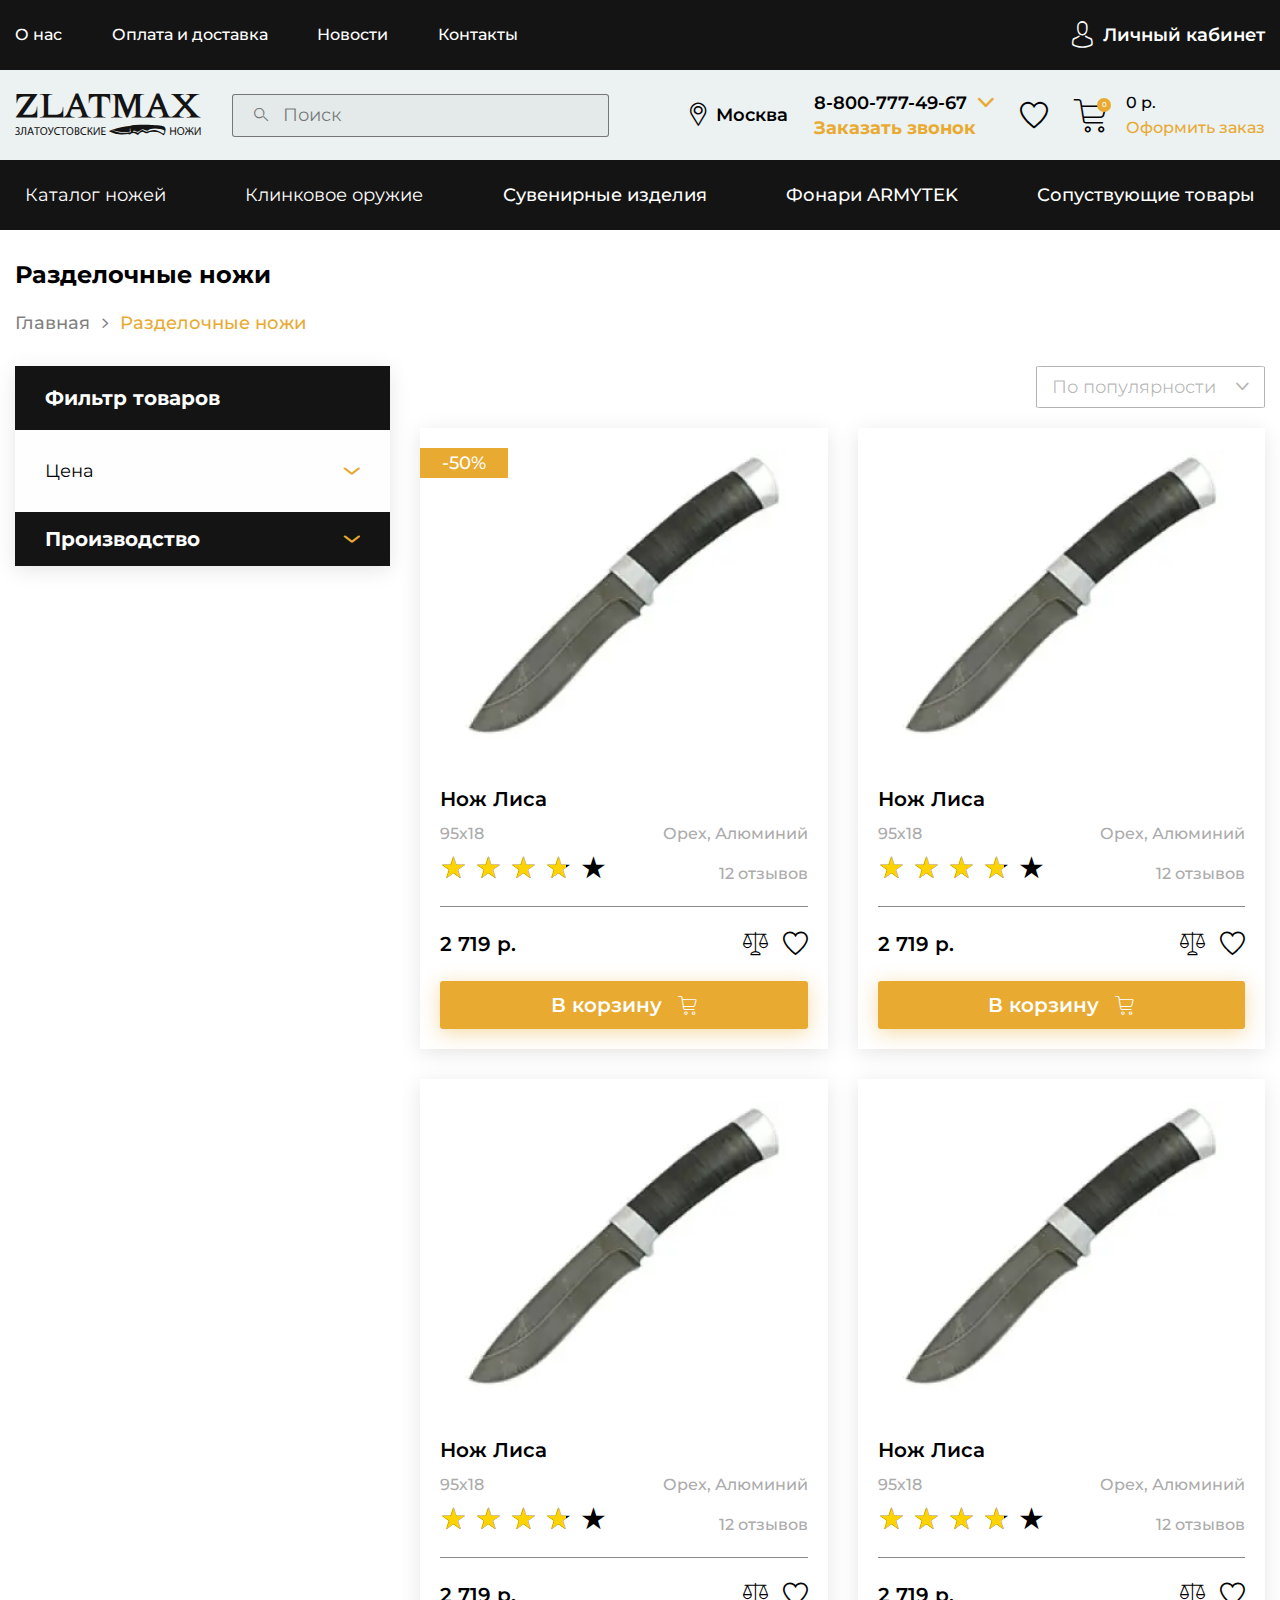
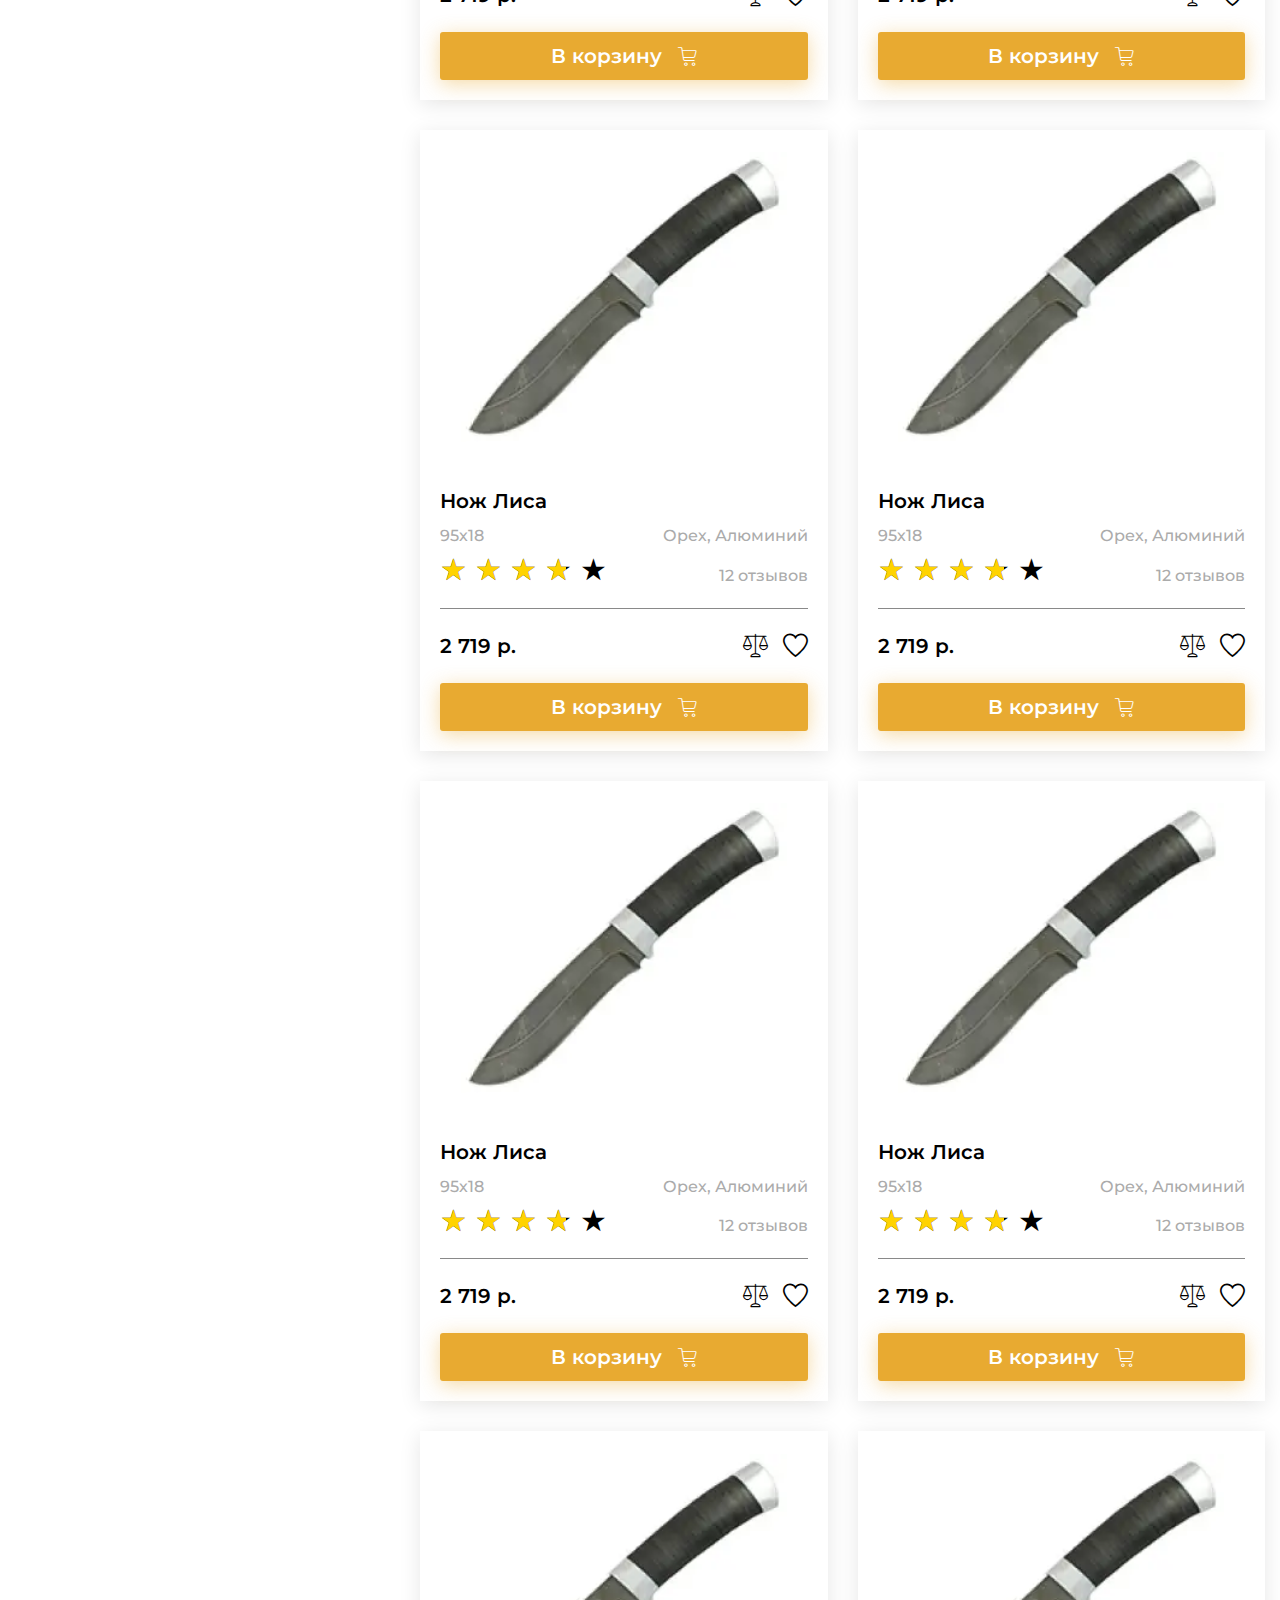
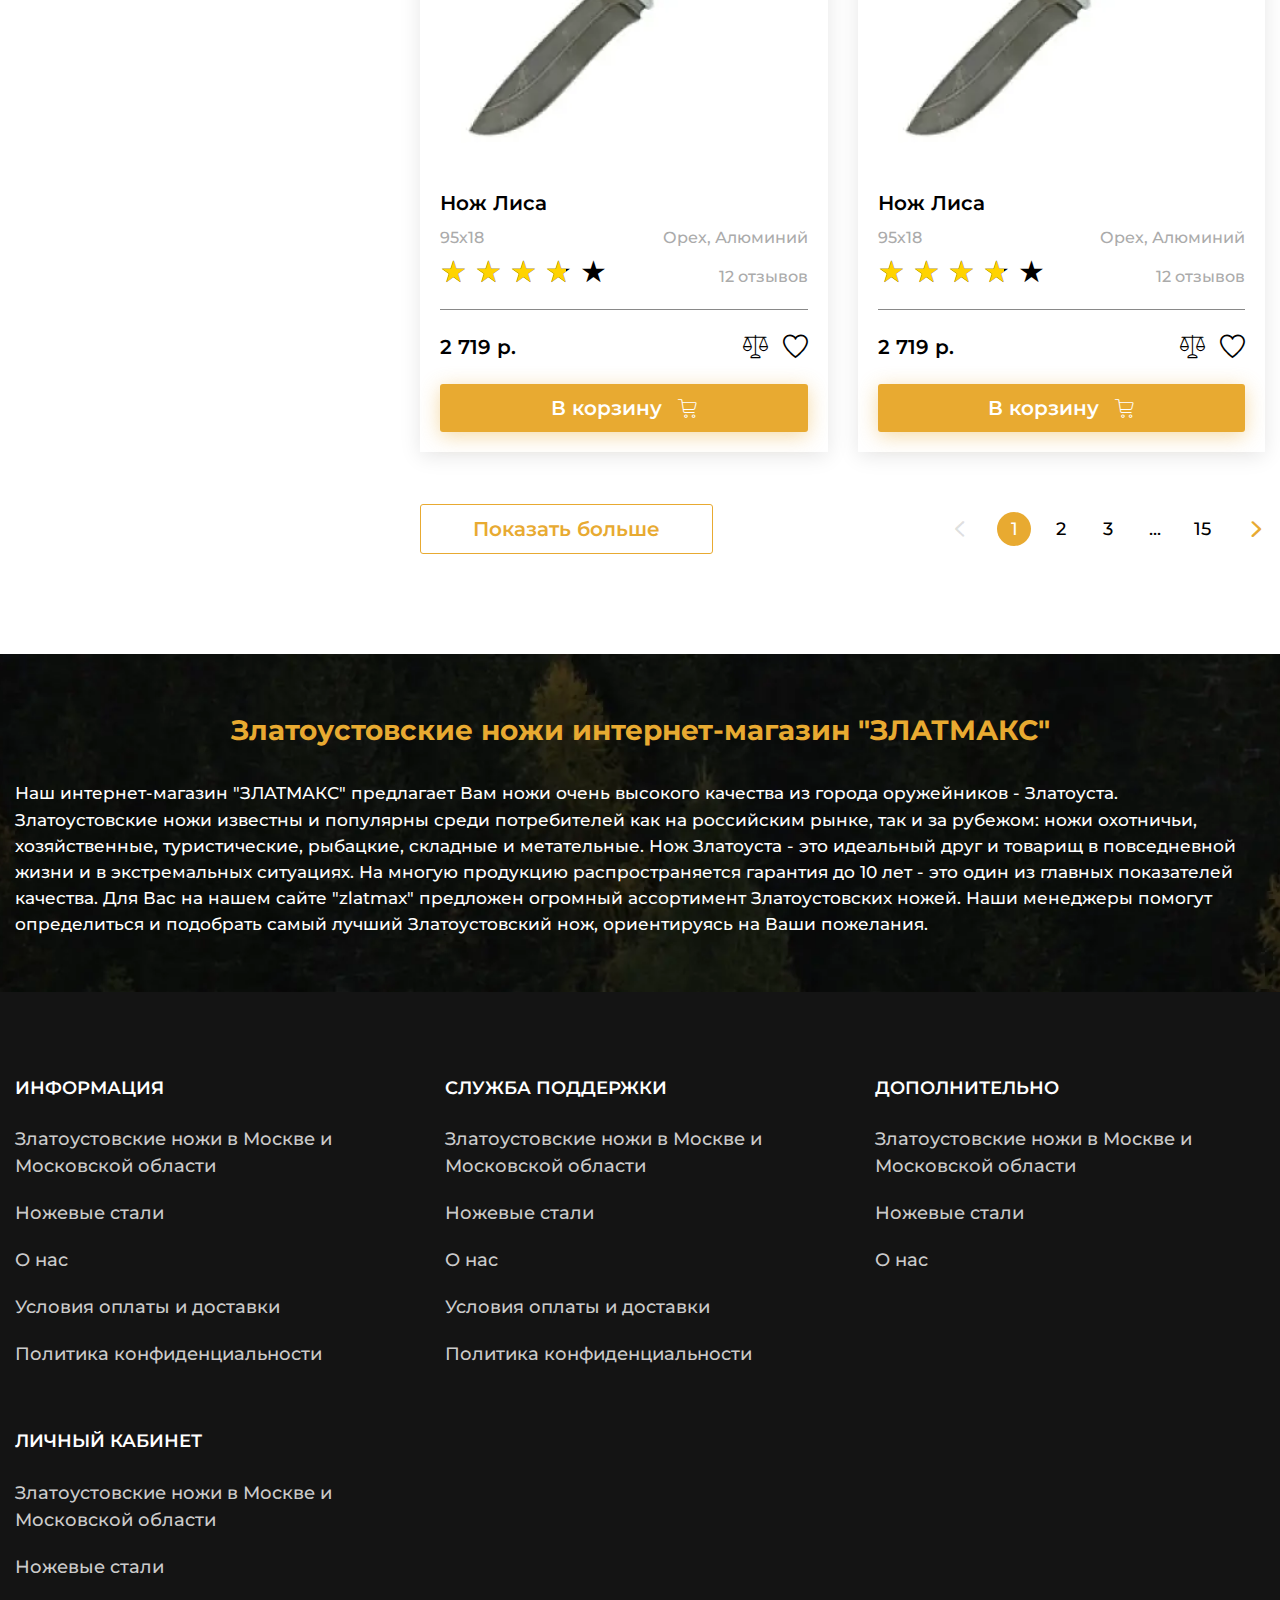
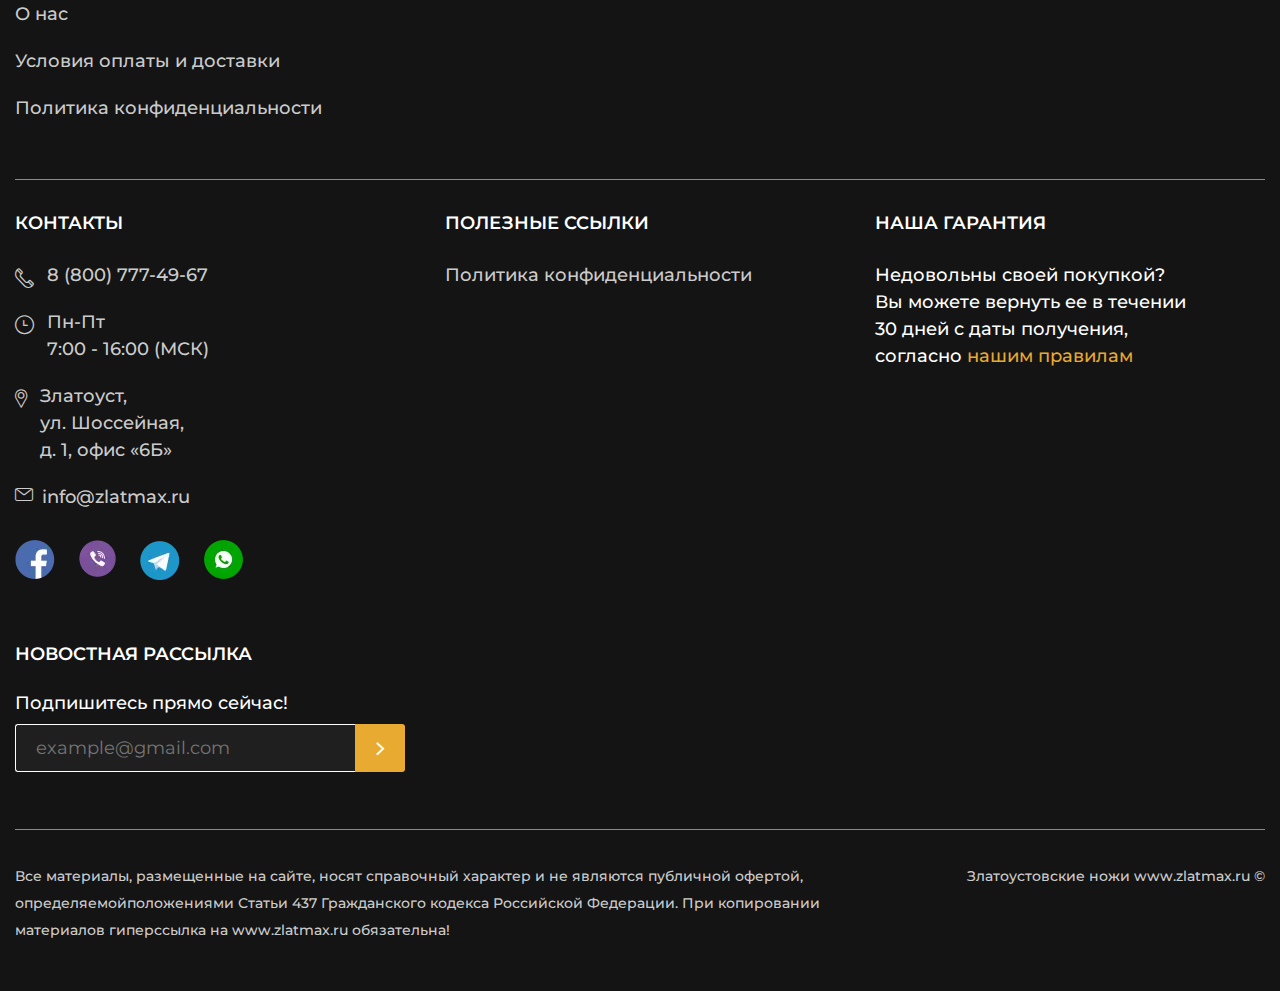
<file: catalog.html>
<!DOCTYPE html>
<html lang="ru">

<head>
	<title>Каталог</title>
	<meta charset="UTF-8">
	<meta name="format-detection" content="telephone=no">
	<!-- <style>body{opacity: 0;}</style> -->
	<link rel="stylesheet" href="css/style.min.css?_v=20220623151411">
	<link rel="shortcut icon" href="favicon.ico">
	<!-- <meta name="robots" content="noindex, nofollow"> -->
	<meta name="viewport" content="width=device-width, initial-scale=1.0">
</head>

<body>
	<div class="wrapper">
		<header class="header">
			<div class="header__top top-header">
				<div class="top-header__container">
					<nav class="top-header__menu menu-top-header">
						<ul data-da=".menu__body, 991.98" class="menu-top-header__list">
							<li class="menu-top-header__item menu-top-header__item_catalog"><a href="" class="menu-top-header__link menu-top-header__link_catalog _icon-arrow-bottom">Каталог товаров</a></li>
							<li class="menu-top-header__item"><a href="" class="menu-top-header__link">О нас</a></li>
							<li class="menu-top-header__item"><a href="" class="menu-top-header__link">Оплата и доставка</a>
							</li>
							<li class="menu-top-header__item"><a href="" class="menu-top-header__link">Новости</a></li>
							<li class="menu-top-header__item"><a href="" class="menu-top-header__link">Контакты</a></li>
						</ul>
					</nav>
					<a href="" class="top-header__user _icon-user"><span>Личный кабинет</span></a>
					<nav hidden class="menu">
						<button type="button" class="menu__icon icon-menu"><span></span></button>
						<div class="menu__body">
						</div>
					</nav>
				</div>
			</div>
			<div class="header__body body-header">
				<div class="body-header__container">
					<div class="body-header__logo"></div>
					<div data-da=".catalog-header__container,479.98" class="body-header__search">
						<form action="#" class="search-header">
							<button type="submit" class="search-header__button _icon-search"></button>
							<input autocomplete="off" type="text" name="form[]" data-error="Ошибка" placeholder="Поиск" class="search-header__input">
						</form>
					</div>
					<div class="body-header__actions actions-header">
						<a href="#" class="actions-header__location _icon-location"><span>Москва</span></a>
						<div data-da=".top-header__container,991.98,first" class="actions-header__phones phones-header">
							<div data-spollers class="phones-header__items">
								<div class="phones-header__item">
									<a href="tel:88007774967" class="phones-header__phone"><span>8-800-777-49-67</span></a>
									<button type="button" data-spoller class="phones-header__arrow _icon-arrow-bottom"></button>
									<ul class="phones-header__list">
										<li><a href="tel:88007774968" class="phones-header__phone">8-800-777-49-68</a></li>
										<li><a href="tel:88007774969" class="phones-header__phone">8-800-777-49-69</a></li>
										<li><a href="tel:88007774970" class="phones-header__phone">8-800-777-49-70</a></li>
									</ul>
								</div>
							</div>
							<button type="button" data-popup="#callback" class="phones-header__callback">Заказать
								звонок</button>
						</div>
						<a href="" data-da=".top-header__container,991.98,2" class="actions-header__favorite _icon-favorite"></a>
						<a href="" data-da=".top-header__container,991.98,2" class="actions-header__cart cart-header">
							<div class="cart-header__icon _icon-cart"><span>0</span></div>
							<div class="cart-header__body">
								<div class="cart-header__summ">0 р.</div>
								<div class="cart-header__link">Оформить заказ</div>
							</div>
						</a>
					</div>
				</div>
			</div>
			<div class="header__catalog catalog-header">
				<div class="catalog-header__container">
					<nav class="catalog-header__menu menu-catalog">
						<button type="button" class="menu-catalog__back _icon-back">Назад</button>
						<ul class="menu-catalog__list">
							<li class="menu-catalog__item"><button data-parent="1" class="menu-catalog__link">Каталог
									ножей</button></li>
							<li class="menu-catalog__item"><button data-parent="2" class="menu-catalog__link">Клинковое
									оружие</button></li>
							<li class="menu-catalog__item"><a href="#" class="menu-catalog__link">Сувенирные изделия</a></li>
							<li class="menu-catalog__item"><a href="#" class="menu-catalog__link">Фонари ARMYTEK</a></li>
							<li class="menu-catalog__item"><a href="#" class="menu-catalog__link">Сопуствующие товары</a></li>
						</ul>
						<div class="menu-catalog__sub-menu sub-menu-catalog">
							<button type="button" class="sub-menu-catalog__back _icon-back">Назад</button>
							<div class="sub-menu-catalog__container">
								<div hidden data-submenu="1" class="sub-menu-catalog__block">
									<div class="sub-menu-catalog__category">
										<a href="" class="sub-menu-catalog__link-category">Категория ножей</a>
									</div>
									<div class="sub-menu-catalog__category">
										<a href="" class="sub-menu-catalog__link-category">Производство ножей</a>
									</div>
									<div class="sub-menu-catalog__category">
										<a href="" class="sub-menu-catalog__link-category">Ножи по маркам стали</a>
									</div>
									<div class="sub-menu-catalog__category">
										<a href="" class="sub-menu-catalog__link-category">Заточка и полировка ножей</a>
									</div>
									<div class="sub-menu-catalog__category">
										<a href="" class="sub-menu-catalog__link-category">Ножевая мастерская</a>
									</div>
									<ul class="sub-menu-catalog__list">
										<li class="sub-menu-catalog__item"><a href="catalog.html" class="sub-menu-catalog__link">Разделочные
												ножи</a></li>
										<li class="sub-menu-catalog__item"><a href="" class="sub-menu-catalog__link">Туристические ножи</a></li>
										<li class="sub-menu-catalog__item"><a href="" class="sub-menu-catalog__link">Ножи
												охотничьи</a></li>
										<li class="sub-menu-catalog__item"><a href="" class="sub-menu-catalog__link">Булатные
												ножи</a></li>
										<li class="sub-menu-catalog__item"><a href="" class="sub-menu-catalog__link">Ножи из
												дамаска</a></li>
										<li class="sub-menu-catalog__item"><a href="" class="sub-menu-catalog__link">Тактического назначения</a></li>
										<li class="sub-menu-catalog__item"><a href="" class="sub-menu-catalog__link">Метательные
												ножи</a></li>
										<li class="sub-menu-catalog__item"><a href="" class="sub-menu-catalog__link">Мачете и
												кукри</a></li>
										<li class="sub-menu-catalog__item"><a href="" class="sub-menu-catalog__link">Ножи
												кухонные</a></li>
									</ul>
									<ul class="sub-menu-catalog__list">
										<li class="sub-menu-catalog__item"><a href="" class="sub-menu-catalog__link">Ножи
												АИР</a></li>
										<li class="sub-menu-catalog__item"><a href="" class="sub-menu-catalog__link">Ножи
												ЗИК</a></li>
										<li class="sub-menu-catalog__item"><a href="" class="sub-menu-catalog__link">Ножи
												ЗЗОСС</a></li>
										<li class="sub-menu-catalog__item"><a href="" class="sub-menu-catalog__link">Ножи
												РОСоружие</a></li>
										<li class="sub-menu-catalog__item"><a href="" class="sub-menu-catalog__link">Ножи
												Оружейник</a></li>
										<li class="sub-menu-catalog__item"><a href="" class="sub-menu-catalog__link">Булат
												Сергея Баранова</a></li>
										<li class="sub-menu-catalog__item"><a href="" class="sub-menu-catalog__link">Булат
												Андрея Умерова</a></li>
										<li class="sub-menu-catalog__item"><a href="" class="sub-menu-catalog__link">Ножи
												Златко</a></li>
										<li class="sub-menu-catalog__item"><a href="" class="sub-menu-catalog__link">Ножи
												Стиль-М</a></li>
										<li class="sub-menu-catalog__item"><a href="" class="sub-menu-catalog__link">Оружейная
												компания</a></li>
									</ul>
									<ul class="sub-menu-catalog__list">
										<li class="sub-menu-catalog__item"><a href="" class="sub-menu-catalog__link">Ножи из
												стали 40х102С2М</a></li>
										<li class="sub-menu-catalog__item"><a href="" class="sub-menu-catalog__link">Ножи из
												стали 95х18</a></li>
										<li class="sub-menu-catalog__item"><a href="" class="sub-menu-catalog__link">Ножи из
												стали 100х13м</a></li>
										<li class="sub-menu-catalog__item"><a href="" class="sub-menu-catalog__link">Ножи из
												стали 110х18м-ШД</a></li>
										<li class="sub-menu-catalog__item"><a href="" class="sub-menu-catalog__link">Ножи из
												стали ЭИ-107 ТЦ</a></li>
										<li class="sub-menu-catalog__item"><a href="" class="sub-menu-catalog__link">Ножи из
												стали 50х14МФ</a></li>
										<li class="sub-menu-catalog__item"><a href="" class="sub-menu-catalog__link">Ножи из
												стали AUS-8</a></li>
										<li class="sub-menu-catalog__item"><a href="" class="sub-menu-catalog__link">Ножи из
												стали К340</a></li>
										<li class="sub-menu-catalog__item"><a href="" class="sub-menu-catalog__link">Ножи из
												стали M390</a></li>
										<li class="sub-menu-catalog__item"><a href="" class="sub-menu-catalog__link">Ножи из
												стали ЭП-766</a></li>
									</ul>
									<ul class="sub-menu-catalog__list">
										<li class="sub-menu-catalog__item"><a href="" class="sub-menu-catalog__link">Паста
												ГОИ</a></li>
										<li class="sub-menu-catalog__item"><a href="" class="sub-menu-catalog__link">Алмазная
												паста</a></li>
										<li class="sub-menu-catalog__item"><a href="" class="sub-menu-catalog__link">Бруски и
												камни для заточки</a></li>
										<li class="sub-menu-catalog__item"><a href="" class="sub-menu-catalog__link">Заточные
												системы</a></li>
									</ul>
									<ul class="sub-menu-catalog__list">
										<li class="sub-menu-catalog__item"><a href="" class="sub-menu-catalog__link">Ножевые
												клинки</a></li>
										<li class="sub-menu-catalog__item"><a href="" class="sub-menu-catalog__link">Заготовки
												для ножей</a></li>
										<li class="sub-menu-catalog__item"><a href="" class="sub-menu-catalog__link">Литье для
												ножей</a></li>
										<li class="sub-menu-catalog__item"><a href="" class="sub-menu-catalog__link">Материалы
												для рукоятей</a></li>
										<li class="sub-menu-catalog__item"><a href="" class="sub-menu-catalog__link">Уход за
												рукоятиями ножей</a></li>
									</ul>
									<div class="sub-menu-catalog__footer">
										<a href="" class="sub-menu-catalog__all">Смотреть все</a>
									</div>
									<div class="sub-menu-catalog__footer">
										<a href="" class="sub-menu-catalog__all">Смотреть все</a>
									</div>
									<div class="sub-menu-catalog__footer">
										<a href="" class="sub-menu-catalog__all">Смотреть все</a>
									</div>
									<div class="sub-menu-catalog__footer">
										<a href="" class="sub-menu-catalog__all">Смотреть все</a>
									</div>
									<div class="sub-menu-catalog__footer">
										<a href="" class="sub-menu-catalog__all">Смотреть все</a>
									</div>
								</div>
								<div hidden data-submenu="2" class="sub-menu-catalog__block">
									<div class="sub-menu-catalog__category">
										<a href="" class="sub-menu-catalog__link-category">Категория ножей</a>
									</div>
									<div class="sub-menu-catalog__category">
										<a href="" class="sub-menu-catalog__link-category">Производство ножей</a>
									</div>
									<div class="sub-menu-catalog__category">
										<a href="" class="sub-menu-catalog__link-category">Производство ножей</a>
									</div>
									<ul class="sub-menu-catalog__list">
										<li class="sub-menu-catalog__item"><a href="" class="sub-menu-catalog__link">Разделочные
												ножи</a></li>
										<li class="sub-menu-catalog__item"><a href="" class="sub-menu-catalog__link">Туристические ножи</a></li>
										<li class="sub-menu-catalog__item"><a href="" class="sub-menu-catalog__link">Ножи
												охотничьи</a></li>
										<li class="sub-menu-catalog__item"><a href="" class="sub-menu-catalog__link">Булатные
												ножи</a></li>
										<li class="sub-menu-catalog__item"><a href="" class="sub-menu-catalog__link">Ножи из
												дамаска</a></li>
										<li class="sub-menu-catalog__item"><a href="" class="sub-menu-catalog__link">Тактического назначения</a></li>
										<li class="sub-menu-catalog__item"><a href="" class="sub-menu-catalog__link">Метательные
												ножи</a></li>
										<li class="sub-menu-catalog__item"><a href="" class="sub-menu-catalog__link">Мачете и
												кукри</a></li>
										<li class="sub-menu-catalog__item"><a href="" class="sub-menu-catalog__link">Ножи
												кухонные</a></li>
									</ul>
									<ul class="sub-menu-catalog__list">
										<li class="sub-menu-catalog__item"><a href="" class="sub-menu-catalog__link">Ножи
												АИР</a></li>
										<li class="sub-menu-catalog__item"><a href="" class="sub-menu-catalog__link">Ножи
												ЗИК</a></li>
										<li class="sub-menu-catalog__item"><a href="" class="sub-menu-catalog__link">Ножи
												ЗЗОСС</a></li>
										<li class="sub-menu-catalog__item"><a href="" class="sub-menu-catalog__link">Ножи
												РОСоружие</a></li>
										<li class="sub-menu-catalog__item"><a href="" class="sub-menu-catalog__link">Ножи
												Оружейник</a></li>
										<li class="sub-menu-catalog__item"><a href="" class="sub-menu-catalog__link">Булат
												Сергея Баранова</a></li>
										<li class="sub-menu-catalog__item"><a href="" class="sub-menu-catalog__link">Булат
												Андрея Умерова</a></li>
										<li class="sub-menu-catalog__item"><a href="" class="sub-menu-catalog__link">Ножи
												Златко</a></li>
										<li class="sub-menu-catalog__item"><a href="" class="sub-menu-catalog__link">Ножи
												Стиль-М</a></li>
										<li class="sub-menu-catalog__item"><a href="" class="sub-menu-catalog__link">Оружейная
												компания</a></li>
									</ul>
									<ul class="sub-menu-catalog__list">
										<li class="sub-menu-catalog__item"><a href="" class="sub-menu-catalog__link">Ножи
												АИР</a></li>
										<li class="sub-menu-catalog__item"><a href="" class="sub-menu-catalog__link">Ножи
												ЗИК</a></li>
										<li class="sub-menu-catalog__item"><a href="" class="sub-menu-catalog__link">Ножи
												ЗЗОСС</a></li>
										<li class="sub-menu-catalog__item"><a href="" class="sub-menu-catalog__link">Ножи
												РОСоружие</a></li>
										<li class="sub-menu-catalog__item"><a href="" class="sub-menu-catalog__link">Ножи
												Оружейник</a></li>
										<li class="sub-menu-catalog__item"><a href="" class="sub-menu-catalog__link">Булат
												Сергея Баранова</a></li>
										<li class="sub-menu-catalog__item"><a href="" class="sub-menu-catalog__link">Булат
												Андрея Умерова</a></li>
										<li class="sub-menu-catalog__item"><a href="" class="sub-menu-catalog__link">Ножи
												Златко</a></li>
										<li class="sub-menu-catalog__item"><a href="" class="sub-menu-catalog__link">Ножи
												Стиль-М</a></li>
										<li class="sub-menu-catalog__item"><a href="" class="sub-menu-catalog__link">Оружейная
												компания</a></li>
									</ul>
									<div class="sub-menu-catalog__footer">
										<a href="" class="sub-menu-catalog__all">Смотреть все</a>
									</div>
									<div class="sub-menu-catalog__footer">
										<a href="" class="sub-menu-catalog__all">Смотреть все</a>
									</div>
									<div class="sub-menu-catalog__footer">
										<a href="" class="sub-menu-catalog__all">Смотреть все</a>
									</div>
								</div>
							</div>
						</div>
					</nav>
				</div>
			</div>
		</header>
		<main class="page page_inner">
			<div class="page__header">
				<div class="page__container">
					<h1 class="page__title title">Разделочные ножи</h1>
					<nav class="page__breadcrumbs breadcrumbs">
						<ul class="breadcrumbs__list">
							<li class="breadcrumbs__item">
								<a href="" class="breadcrumbs__link">Главная</a>
							</li>
							<li class="breadcrumbs__item">
								<span class="breadcrumbs__current">Разделочные ножи</span>
							</li>
						</ul>
					</nav>
				</div>
			</div>
			<div class="catalog">
				<div class="catalog__container">
					<div class="catalog__body">
						<div class="catalog__filter filter-catalog">
							<button type="button" class="filter-catalog__title">Фильтр товаров</button>
							<div data-spollers class="filter-catalog__items">
								<div class="filter-catalog__price price-filter">
									<button type="button" data-spoller class="price-filter__title _icon-spoller-arrow">Цена</button>
									<div data-range class="price-filter__body">
										<div class="price-filter__inputs">
											<input data-range-from="0" autocomplete="off" type="text" value="500" name="form[]" class="price-filter__input">
											<input data-range-to="5000" autocomplete="off" type="text" value="1000" name="form[]" class="price-filter__input">
										</div>
										<div data-range-item class="price-filter__range"></div>
									</div>
								</div>
								<div class="filter-catalog__item item-filter-catalog">
									<button type="button" data-spoller class="item-filter-catalog__title _icon-spoller-arrow">Производство</button>
									<div class="item-filter-catalog__body">
										<div class="item-filter-catalog__checkbox checkbox">
											<input id="c_1" data-error="Ошибка" class="checkbox__input" type="checkbox" value="1" name="form[]">
											<label for="c_1" class="checkbox__label"><span class="checkbox__text">АиР <small>(250)</small></span></label>
										</div>
										<div class="item-filter-catalog__checkbox checkbox">
											<input id="c_2" data-error="Ошибка" class="checkbox__input" type="checkbox" value="1" name="form[]">
											<label for="c_2" class="checkbox__label"><span class="checkbox__text">Булат Сергея Баранова <small>(35)</small></span></label>
										</div>
										<div class="item-filter-catalog__checkbox checkbox">
											<input id="c_3" data-error="Ошибка" class="checkbox__input" type="checkbox" value="1" name="form[]">
											<label for="c_3" class="checkbox__label"><span class="checkbox__text">АиР <small>(250)</small></span></label>
										</div>
										<div class="item-filter-catalog__checkbox checkbox">
											<input id="c_4" data-error="Ошибка" class="checkbox__input" type="checkbox" value="1" name="form[]">
											<label for="c_4" class="checkbox__label"><span class="checkbox__text">АиР <small>(250)</small></span></label>
										</div>
									</div>
								</div>
							</div>
						</div>
						<div class="catalog__content">
							<div class="catalog__control">
								<select name="form[]" data-class-modif="control">
									<option value="1" selected>По популярности</option>
									<option value="2">По популярности</option>
									<option value="3">По популярности</option>
									<option value="4">По популярности</option>
								</select>
							</div>
							<div class="catalog__products">
								<article class="product-card">
									<div class="product-card__sale">-50%</div>
									<a href="" class="product-card__image">
										<span class="product-card__item-image-ibg product-card__item-image-ibg_contain">
											<picture><source srcset="img/product-card/image.webp" type="image/webp"><img src="img/product-card/image.jpg" alt="Картинка"></picture>
										</span>
									</a>
									<div class="product-card__body">
										<h4 class="product-card__title">
											<a href="" class="product-card__link-title">Нож Лиса</a>
										</h4>
										<div class="product-card__info info-product-card">
											<div class="info-product-card__size">95х18</div>
											<div class="info-product-card__materials">Орех, Алюминий</div>
										</div>
										<div class="product-card__rating rating rating_set">
											<div class="rating__body">
												<div class="rating__active"></div>
												<div class="rating__items">
													<input type="radio" class="rating__item" value="1" name="rating">
													<input type="radio" class="rating__item" value="2" name="rating">
													<input type="radio" class="rating__item" value="3" name="rating">
													<input type="radio" class="rating__item" value="4" name="rating">
													<input type="radio" class="rating__item" value="5" name="rating">
												</div>
											</div>
											<div class="rating__value">3.6</div>
											<div class="rating__info">12 отзывов</div>
										</div>
										<div class="product-card__footer">
											<div class="product-card__price">2 719 р.</div>
											<a href="" class="product-card__compare _icon-compare"></a>
											<a href="" class="product-card__favorite _icon-favorite"></a>
										</div>
										<button type="button" class="product-card__cart button"><span class="_icon-cart">В корзину</span></button>
									</div>
								</article>
								<article class="product-card">
									<a href="" class="product-card__image">
										<span class="product-card__item-image-ibg product-card__item-image-ibg_contain">
											<picture><source srcset="img/product-card/image.webp" type="image/webp"><img src="img/product-card/image.jpg" alt="Картинка"></picture>
										</span>
									</a>
									<div class="product-card__body">
										<h4 class="product-card__title">
											<a href="" class="product-card__link-title">Нож Лиса</a>
										</h4>
										<div class="product-card__info info-product-card">
											<div class="info-product-card__size">95х18</div>
											<div class="info-product-card__materials">Орех, Алюминий</div>
										</div>
										<div class="product-card__rating rating rating_set">
											<div class="rating__body">
												<div class="rating__active"></div>
												<div class="rating__items">
													<input type="radio" class="rating__item" value="1" name="rating">
													<input type="radio" class="rating__item" value="2" name="rating">
													<input type="radio" class="rating__item" value="3" name="rating">
													<input type="radio" class="rating__item" value="4" name="rating">
													<input type="radio" class="rating__item" value="5" name="rating">
												</div>
											</div>
											<div class="rating__value">3.6</div>
											<div class="rating__info">12 отзывов</div>
										</div>
										<div class="product-card__footer">
											<div class="product-card__price">2 719 р.</div>
											<a href="" class="product-card__compare _icon-compare"></a>
											<a href="" class="product-card__favorite _icon-favorite"></a>
										</div>
										<button type="button" class="product-card__cart button"><span class="_icon-cart">В корзину</span></button>
									</div>
								</article>
								<article class="product-card">
									<a href="" class="product-card__image">
										<span class="product-card__item-image-ibg product-card__item-image-ibg_contain">
											<picture><source srcset="img/product-card/image.webp" type="image/webp"><img src="img/product-card/image.jpg" alt="Картинка"></picture>
										</span>
									</a>
									<div class="product-card__body">
										<h4 class="product-card__title">
											<a href="" class="product-card__link-title">Нож Лиса</a>
										</h4>
										<div class="product-card__info info-product-card">
											<div class="info-product-card__size">95х18</div>
											<div class="info-product-card__materials">Орех, Алюминий</div>
										</div>
										<div class="product-card__rating rating rating_set">
											<div class="rating__body">
												<div class="rating__active"></div>
												<div class="rating__items">
													<input type="radio" class="rating__item" value="1" name="rating">
													<input type="radio" class="rating__item" value="2" name="rating">
													<input type="radio" class="rating__item" value="3" name="rating">
													<input type="radio" class="rating__item" value="4" name="rating">
													<input type="radio" class="rating__item" value="5" name="rating">
												</div>
											</div>
											<div class="rating__value">3.6</div>
											<div class="rating__info">12 отзывов</div>
										</div>
										<div class="product-card__footer">
											<div class="product-card__price">2 719 р.</div>
											<a href="" class="product-card__compare _icon-compare"></a>
											<a href="" class="product-card__favorite _icon-favorite"></a>
										</div>
										<button type="button" class="product-card__cart button"><span class="_icon-cart">В корзину</span></button>
									</div>
								</article>
								<article class="product-card">
									<a href="" class="product-card__image">
										<span class="product-card__item-image-ibg product-card__item-image-ibg_contain">
											<picture><source srcset="img/product-card/image.webp" type="image/webp"><img src="img/product-card/image.jpg" alt="Картинка"></picture>
										</span>
									</a>
									<div class="product-card__body">
										<h4 class="product-card__title">
											<a href="" class="product-card__link-title">Нож Лиса</a>
										</h4>
										<div class="product-card__info info-product-card">
											<div class="info-product-card__size">95х18</div>
											<div class="info-product-card__materials">Орех, Алюминий</div>
										</div>
										<div class="product-card__rating rating rating_set">
											<div class="rating__body">
												<div class="rating__active"></div>
												<div class="rating__items">
													<input type="radio" class="rating__item" value="1" name="rating">
													<input type="radio" class="rating__item" value="2" name="rating">
													<input type="radio" class="rating__item" value="3" name="rating">
													<input type="radio" class="rating__item" value="4" name="rating">
													<input type="radio" class="rating__item" value="5" name="rating">
												</div>
											</div>
											<div class="rating__value">3.6</div>
											<div class="rating__info">12 отзывов</div>
										</div>
										<div class="product-card__footer">
											<div class="product-card__price">2 719 р.</div>
											<a href="" class="product-card__compare _icon-compare"></a>
											<a href="" class="product-card__favorite _icon-favorite"></a>
										</div>
										<button type="button" class="product-card__cart button"><span class="_icon-cart">В корзину</span></button>
									</div>
								</article>
								<article class="product-card">
									<a href="" class="product-card__image">
										<span class="product-card__item-image-ibg product-card__item-image-ibg_contain">
											<picture><source srcset="img/product-card/image.webp" type="image/webp"><img src="img/product-card/image.jpg" alt="Картинка"></picture>
										</span>
									</a>
									<div class="product-card__body">
										<h4 class="product-card__title">
											<a href="" class="product-card__link-title">Нож Лиса</a>
										</h4>
										<div class="product-card__info info-product-card">
											<div class="info-product-card__size">95х18</div>
											<div class="info-product-card__materials">Орех, Алюминий</div>
										</div>
										<div class="product-card__rating rating rating_set">
											<div class="rating__body">
												<div class="rating__active"></div>
												<div class="rating__items">
													<input type="radio" class="rating__item" value="1" name="rating">
													<input type="radio" class="rating__item" value="2" name="rating">
													<input type="radio" class="rating__item" value="3" name="rating">
													<input type="radio" class="rating__item" value="4" name="rating">
													<input type="radio" class="rating__item" value="5" name="rating">
												</div>
											</div>
											<div class="rating__value">3.6</div>
											<div class="rating__info">12 отзывов</div>
										</div>
										<div class="product-card__footer">
											<div class="product-card__price">2 719 р.</div>
											<a href="" class="product-card__compare _icon-compare"></a>
											<a href="" class="product-card__favorite _icon-favorite"></a>
										</div>
										<button type="button" class="product-card__cart button"><span class="_icon-cart">В корзину</span></button>
									</div>
								</article>
								<article class="product-card">
									<a href="" class="product-card__image">
										<span class="product-card__item-image-ibg product-card__item-image-ibg_contain">
											<picture><source srcset="img/product-card/image.webp" type="image/webp"><img src="img/product-card/image.jpg" alt="Картинка"></picture>
										</span>
									</a>
									<div class="product-card__body">
										<h4 class="product-card__title">
											<a href="" class="product-card__link-title">Нож Лиса</a>
										</h4>
										<div class="product-card__info info-product-card">
											<div class="info-product-card__size">95х18</div>
											<div class="info-product-card__materials">Орех, Алюминий</div>
										</div>
										<div class="product-card__rating rating rating_set">
											<div class="rating__body">
												<div class="rating__active"></div>
												<div class="rating__items">
													<input type="radio" class="rating__item" value="1" name="rating">
													<input type="radio" class="rating__item" value="2" name="rating">
													<input type="radio" class="rating__item" value="3" name="rating">
													<input type="radio" class="rating__item" value="4" name="rating">
													<input type="radio" class="rating__item" value="5" name="rating">
												</div>
											</div>
											<div class="rating__value">3.6</div>
											<div class="rating__info">12 отзывов</div>
										</div>
										<div class="product-card__footer">
											<div class="product-card__price">2 719 р.</div>
											<a href="" class="product-card__compare _icon-compare"></a>
											<a href="" class="product-card__favorite _icon-favorite"></a>
										</div>
										<button type="button" class="product-card__cart button"><span class="_icon-cart">В корзину</span></button>
									</div>
								</article>
								<article class="product-card">
									<a href="" class="product-card__image">
										<span class="product-card__item-image-ibg product-card__item-image-ibg_contain">
											<picture><source srcset="img/product-card/image.webp" type="image/webp"><img src="img/product-card/image.jpg" alt="Картинка"></picture>
										</span>
									</a>
									<div class="product-card__body">
										<h4 class="product-card__title">
											<a href="" class="product-card__link-title">Нож Лиса</a>
										</h4>
										<div class="product-card__info info-product-card">
											<div class="info-product-card__size">95х18</div>
											<div class="info-product-card__materials">Орех, Алюминий</div>
										</div>
										<div class="product-card__rating rating rating_set">
											<div class="rating__body">
												<div class="rating__active"></div>
												<div class="rating__items">
													<input type="radio" class="rating__item" value="1" name="rating">
													<input type="radio" class="rating__item" value="2" name="rating">
													<input type="radio" class="rating__item" value="3" name="rating">
													<input type="radio" class="rating__item" value="4" name="rating">
													<input type="radio" class="rating__item" value="5" name="rating">
												</div>
											</div>
											<div class="rating__value">3.6</div>
											<div class="rating__info">12 отзывов</div>
										</div>
										<div class="product-card__footer">
											<div class="product-card__price">2 719 р.</div>
											<a href="" class="product-card__compare _icon-compare"></a>
											<a href="" class="product-card__favorite _icon-favorite"></a>
										</div>
										<button type="button" class="product-card__cart button"><span class="_icon-cart">В корзину</span></button>
									</div>
								</article>
								<article class="product-card">
									<a href="" class="product-card__image">
										<span class="product-card__item-image-ibg product-card__item-image-ibg_contain">
											<picture><source srcset="img/product-card/image.webp" type="image/webp"><img src="img/product-card/image.jpg" alt="Картинка"></picture>
										</span>
									</a>
									<div class="product-card__body">
										<h4 class="product-card__title">
											<a href="" class="product-card__link-title">Нож Лиса</a>
										</h4>
										<div class="product-card__info info-product-card">
											<div class="info-product-card__size">95х18</div>
											<div class="info-product-card__materials">Орех, Алюминий</div>
										</div>
										<div class="product-card__rating rating rating_set">
											<div class="rating__body">
												<div class="rating__active"></div>
												<div class="rating__items">
													<input type="radio" class="rating__item" value="1" name="rating">
													<input type="radio" class="rating__item" value="2" name="rating">
													<input type="radio" class="rating__item" value="3" name="rating">
													<input type="radio" class="rating__item" value="4" name="rating">
													<input type="radio" class="rating__item" value="5" name="rating">
												</div>
											</div>
											<div class="rating__value">3.6</div>
											<div class="rating__info">12 отзывов</div>
										</div>
										<div class="product-card__footer">
											<div class="product-card__price">2 719 р.</div>
											<a href="" class="product-card__compare _icon-compare"></a>
											<a href="" class="product-card__favorite _icon-favorite"></a>
										</div>
										<button type="button" class="product-card__cart button"><span class="_icon-cart">В корзину</span></button>
									</div>
								</article>
								<article class="product-card">
									<a href="" class="product-card__image">
										<span class="product-card__item-image-ibg product-card__item-image-ibg_contain">
											<picture><source srcset="img/product-card/image.webp" type="image/webp"><img src="img/product-card/image.jpg" alt="Картинка"></picture>
										</span>
									</a>
									<div class="product-card__body">
										<h4 class="product-card__title">
											<a href="" class="product-card__link-title">Нож Лиса</a>
										</h4>
										<div class="product-card__info info-product-card">
											<div class="info-product-card__size">95х18</div>
											<div class="info-product-card__materials">Орех, Алюминий</div>
										</div>
										<div class="product-card__rating rating rating_set">
											<div class="rating__body">
												<div class="rating__active"></div>
												<div class="rating__items">
													<input type="radio" class="rating__item" value="1" name="rating">
													<input type="radio" class="rating__item" value="2" name="rating">
													<input type="radio" class="rating__item" value="3" name="rating">
													<input type="radio" class="rating__item" value="4" name="rating">
													<input type="radio" class="rating__item" value="5" name="rating">
												</div>
											</div>
											<div class="rating__value">3.6</div>
											<div class="rating__info">12 отзывов</div>
										</div>
										<div class="product-card__footer">
											<div class="product-card__price">2 719 р.</div>
											<a href="" class="product-card__compare _icon-compare"></a>
											<a href="" class="product-card__favorite _icon-favorite"></a>
										</div>
										<button type="button" class="product-card__cart button"><span class="_icon-cart">В корзину</span></button>
									</div>
								</article>
								<article class="product-card">
									<a href="" class="product-card__image">
										<span class="product-card__item-image-ibg product-card__item-image-ibg_contain">
											<picture><source srcset="img/product-card/image.webp" type="image/webp"><img src="img/product-card/image.jpg" alt="Картинка"></picture>
										</span>
									</a>
									<div class="product-card__body">
										<h4 class="product-card__title">
											<a href="" class="product-card__link-title">Нож Лиса</a>
										</h4>
										<div class="product-card__info info-product-card">
											<div class="info-product-card__size">95х18</div>
											<div class="info-product-card__materials">Орех, Алюминий</div>
										</div>
										<div class="product-card__rating rating rating_set">
											<div class="rating__body">
												<div class="rating__active"></div>
												<div class="rating__items">
													<input type="radio" class="rating__item" value="1" name="rating">
													<input type="radio" class="rating__item" value="2" name="rating">
													<input type="radio" class="rating__item" value="3" name="rating">
													<input type="radio" class="rating__item" value="4" name="rating">
													<input type="radio" class="rating__item" value="5" name="rating">
												</div>
											</div>
											<div class="rating__value">3.6</div>
											<div class="rating__info">12 отзывов</div>
										</div>
										<div class="product-card__footer">
											<div class="product-card__price">2 719 р.</div>
											<a href="" class="product-card__compare _icon-compare"></a>
											<a href="" class="product-card__favorite _icon-favorite"></a>
										</div>
										<button type="button" class="product-card__cart button"><span class="_icon-cart">В корзину</span></button>
									</div>
								</article>
							</div>
							<div class="catalog__footer">
								<a href="" class="catalog__more button button_border">Показать больше</a>
								<div class="catalog__pagging pagging">
									<button disabled type="button" class="pagging__arrow pagging__arrow_left _icon-arrow-bottom"></button>
									<ul class="pagging__list">
										<li class="pagging__item">
											<a href="" class="pagging__link _active">1</a>
										</li>
										<li class="pagging__item">
											<a href="" class="pagging__link">2</a>
										</li>
										<li class="pagging__item">
											<a href="" class="pagging__link">3</a>
										</li>
										<li class="pagging__item">
											<a href="" class="pagging__link">...</a>
										</li>
										<li class="pagging__item">
											<a href="" class="pagging__link">15</a>
										</li>
									</ul>
									<button type="button" class="pagging__arrow pagging__arrow_right _icon-arrow-bottom"></button>
								</div>
							</div>
						</div>
					</div>
				</div>
			</div>
		</main>
		<footer class="footer">
			<section class="footer__text text-footer">
				<div class="text-footer__container">
					<h1 class="text-footer__title">Златоустовские ножи интернет-магазин "ЗЛАТМАКС"</h1>
					<div class="text-footer__text">Наш интернет-магазин "ЗЛАТМАКС" предлагает Вам ножи очень высокого качества из города оружейников - Златоуста. Златоустовские ножи известны и популярны среди потребителей как на российским рынке, так и за рубежом: ножи охотничьи, хозяйственные, туристические, рыбацкие, складные и метательные. Нож Златоуста - это идеальный друг и товарищ в повседневной жизни и в экстремальных ситуациях. На многую продукцию распространяется гарантия до 10 лет - это один из главных показателей качества. Для Вас на нашем сайте "zlatmax" предложен огромный ассортимент Златоустовских ножей. Наши менеджеры помогут определиться и подобрать самый лучший Златоустовский нож, ориентируясь на Ваши пожелания.</div>
				</div>
			</section>
			<div class="footer__container">
				<div class="footer__body body-footer">
					<div class="body-footer__row">
						<div class="body-footer__item item-footer">
							<div data-spollers="767.98" class="item-footer__spoller spoller-item-footer">
								<div class="spoller-item-footer__item">
									<button type="button" data-spoller class="spoller-item-footer__title">ИНФОРМАЦИЯ</button>
									<div class="spoller-item-footer__body">
										<nav class="menu-footer">
											<ul class="menu-footer__list">
												<li class="menu-footer__item">
													<a href="" class="menu-footer__link">Златоустовские ножи в Москве и Московской области</a>
												</li>
												<li class="menu-footer__item">
													<a href="" class="menu-footer__link">Ножевые стали</a>
												</li>
												<li class="menu-footer__item">
													<a href="" class="menu-footer__link">О нас</a>
												</li>
												<li class="menu-footer__item">
													<a href="" class="menu-footer__link">Условия оплаты и доставки</a>
												</li>
												<li class="menu-footer__item">
													<a href="" class="menu-footer__link">Политика конфиденциальности</a>
												</li>
											</ul>
										</nav>
									</div>
								</div>
							</div>
						</div>
						<div class="body-footer__item item-footer">
							<div data-spollers="767.98" class="item-footer__spoller spoller-item-footer">
								<div class="spoller-item-footer__item">
									<button type="button" data-spoller class="spoller-item-footer__title">СЛУЖБА ПОДДЕРЖКИ</button>
									<div class="spoller-item-footer__body">
										<nav class="menu-footer">
											<ul class="menu-footer__list">
												<li class="menu-footer__item">
													<a href="" class="menu-footer__link">Златоустовские ножи в Москве и Московской области</a>
												</li>
												<li class="menu-footer__item">
													<a href="" class="menu-footer__link">Ножевые стали</a>
												</li>
												<li class="menu-footer__item">
													<a href="" class="menu-footer__link">О нас</a>
												</li>
												<li class="menu-footer__item">
													<a href="" class="menu-footer__link">Условия оплаты и доставки</a>
												</li>
												<li class="menu-footer__item">
													<a href="" class="menu-footer__link">Политика конфиденциальности</a>
												</li>
											</ul>
										</nav>
									</div>
								</div>
							</div>
						</div>
						<div class="body-footer__item item-footer">
							<div data-spollers="767.98" class="item-footer__spoller spoller-item-footer">
								<div class="spoller-item-footer__item">
									<button type="button" data-spoller class="spoller-item-footer__title">ДОПОЛНИТЕЛЬНО</button>
									<div class="spoller-item-footer__body">
										<nav class="menu-footer">
											<ul class="menu-footer__list">
												<li class="menu-footer__item">
													<a href="" class="menu-footer__link">Златоустовские ножи в Москве и Московской области</a>
												</li>
												<li class="menu-footer__item">
													<a href="" class="menu-footer__link">Ножевые стали</a>
												</li>
												<li class="menu-footer__item">
													<a href="" class="menu-footer__link">О нас</a>
												</li>
											</ul>
										</nav>
									</div>
								</div>
							</div>
						</div>
						<div class="body-footer__item item-footer">
							<div data-spollers="767.98" class="item-footer__spoller spoller-item-footer">
								<div class="spoller-item-footer__item">
									<button type="button" data-spoller class="spoller-item-footer__title">ЛИЧНЫЙ КАБИНЕТ</button>
									<div class="spoller-item-footer__body">
										<nav class="menu-footer">
											<ul class="menu-footer__list">
												<li class="menu-footer__item">
													<a href="" class="menu-footer__link">Златоустовские ножи в Москве и Московской области</a>
												</li>
												<li class="menu-footer__item">
													<a href="" class="menu-footer__link">Ножевые стали</a>
												</li>
												<li class="menu-footer__item">
													<a href="" class="menu-footer__link">О нас</a>
												</li>
												<li class="menu-footer__item">
													<a href="" class="menu-footer__link">Условия оплаты и доставки</a>
												</li>
												<li class="menu-footer__item">
													<a href="" class="menu-footer__link">Политика конфиденциальности</a>
												</li>
											</ul>
										</nav>
									</div>
								</div>
							</div>
						</div>
					</div>
					<div class="body-footer__row">
						<div class="body-footer__item item-footer">
							<div data-spollers="767.98" class="item-footer__spoller spoller-item-footer">
								<div class="spoller-item-footer__item">
									<button type="button" data-spoller class="spoller-item-footer__title"> КОНТАКТЫ</button>
									<div class="spoller-item-footer__body">
										<nav class="menu-footer">
											<ul class="menu-footer__list">
												<li class="menu-footer__item">
													<a href="tel:88007774967" class="menu-footer__link _icon-footer-phone">8 (800) 777-49-67</a>
												</li>
												<li class="menu-footer__item _icon-footer-clock">
													<div>
														<p>Пн-Пт </p>
														<p>7:00 - 16:00 (МСК)</p>
													</div>
												</li>
												<li class="menu-footer__item _icon-footer-location">
													<div>
														<p>Златоуст, </p>
														<p>ул. Шоссейная, </p>
														<p>д. 1, офис «6Б»</p>
													</div>
												</li>
												<li class="menu-footer__item">
													<a href="mailto:info@zlatmax.ru" class="menu-footer__link _icon-footer-email">info@zlatmax.ru</a>
												</li>
											</ul>
										</nav>
										<ul class="social-footer">
											<li class="social-footer__item">
												<a href="" class="social-footer__link">
													<picture><source srcset="img/icons/social/facebook.webp" type="image/webp"><img src="img/icons/social/facebook.png" alt=""></picture>
												</a>
											</li>
											<li class="social-footer__item">
												<a href="" class="social-footer__link">
													<picture><source srcset="img/icons/social/viber.webp" type="image/webp"><img src="img/icons/social/viber.png" alt=""></picture>
												</a>
											</li>
											<li class="social-footer__item">
												<a href="" class="social-footer__link">
													<picture><source srcset="img/icons/social/telegram.webp" type="image/webp"><img src="img/icons/social/telegram.png" alt=""></picture>
												</a>
											</li>
											<li class="social-footer__item">
												<a href="" class="social-footer__link">
													<picture><source srcset="img/icons/social/whatsapp.webp" type="image/webp"><img src="img/icons/social/whatsapp.png" alt=""></picture>
												</a>
											</li>
										</ul>
									</div>
								</div>
							</div>
						</div>
						<div class="body-footer__item item-footer">
							<div data-spollers="767.98" class="item-footer__spoller spoller-item-footer">
								<div class="spoller-item-footer__item">
									<button type="button" data-spoller class="spoller-item-footer__title">ПОЛЕЗНЫЕ ССЫЛКИ</button>
									<div class="spoller-item-footer__body">
										<nav class="menu-footer">
											<ul class="menu-footer__list">
												<li class="menu-footer__item">
													<a href="" class="menu-footer__link">Политика конфиденциальности</a>
												</li>
											</ul>
										</nav>
									</div>
								</div>
							</div>
						</div>
						<div class="body-footer__item item-footer">
							<div data-spollers="767.98" class="item-footer__spoller spoller-item-footer">
								<div class="spoller-item-footer__item">
									<button type="button" data-spoller class="spoller-item-footer__title">НАША ГАРАНТИЯ</button>
									<div class="spoller-item-footer__body">
										<div class="spoller-item-footer__text">
											Недовольны своей покупкой?
											Вы можете вернуть ее в течении
											30 дней с даты получения,
											согласно <a href="">нашим правилам</a>
										</div>
									</div>
								</div>
							</div>
						</div>
						<div class="body-footer__item item-footer">
							<div data-spollers="767.98" class="item-footer__spoller spoller-item-footer">
								<div class="spoller-item-footer__item">
									<button type="button" data-spoller class="spoller-item-footer__title">НОВОСТНАЯ РАССЫЛКА</button>
									<form action="#" class="spoller-item-footer__body footer-subscribe">
										<label for="subscribe-input" class="footer-subscribe__label">Подпишитесь прямо сейчас!</label>
										<div class="footer-subscribe__line">
											<input id="subscribe-input" autocomplete="off" type="text" name="form[]" data-error="Ошибка" data-required="email" placeholder="example@gmail.com" class="footer-subscribe__input">
											<button type="submit" class="footer-subscribe__button _icon-arrow-bottom"></button>
										</div>
									</form>
								</div>
							</div>
						</div>
					</div>
					<div class="body-footer__bottom">
						<div class="body-footer__rules">
							Все материалы, размещенные на сайте, носят справочный характер и не являются
							публичной офертой, определяемойположениями Статьи 437 Гражданского кодекса Российской Федерации.
							При копировании материалов гиперссылка на www.zlatmax.ru обязательна!
						</div>
						<div class="body-footer__copy">
							Златоустовские ножи <span>www.zlatmax.ru ©</span>
						</div>
					</div>
				</div>
			</div>
		</footer>
	</div>
	<div id="callback" aria-hidden="true" class="popup">
		<div class="popup__wrapper">
			<div class="popup__content">
				<button data-close type="button" class="popup__close">Закрыть</button>
				<div class="popup__text">
					Тут будет форма
				</div>
			</div>
		</div>
	</div>
	<script src="js/app.min.js?_v=20220623151411"></script>
</body>

</html>
</file>
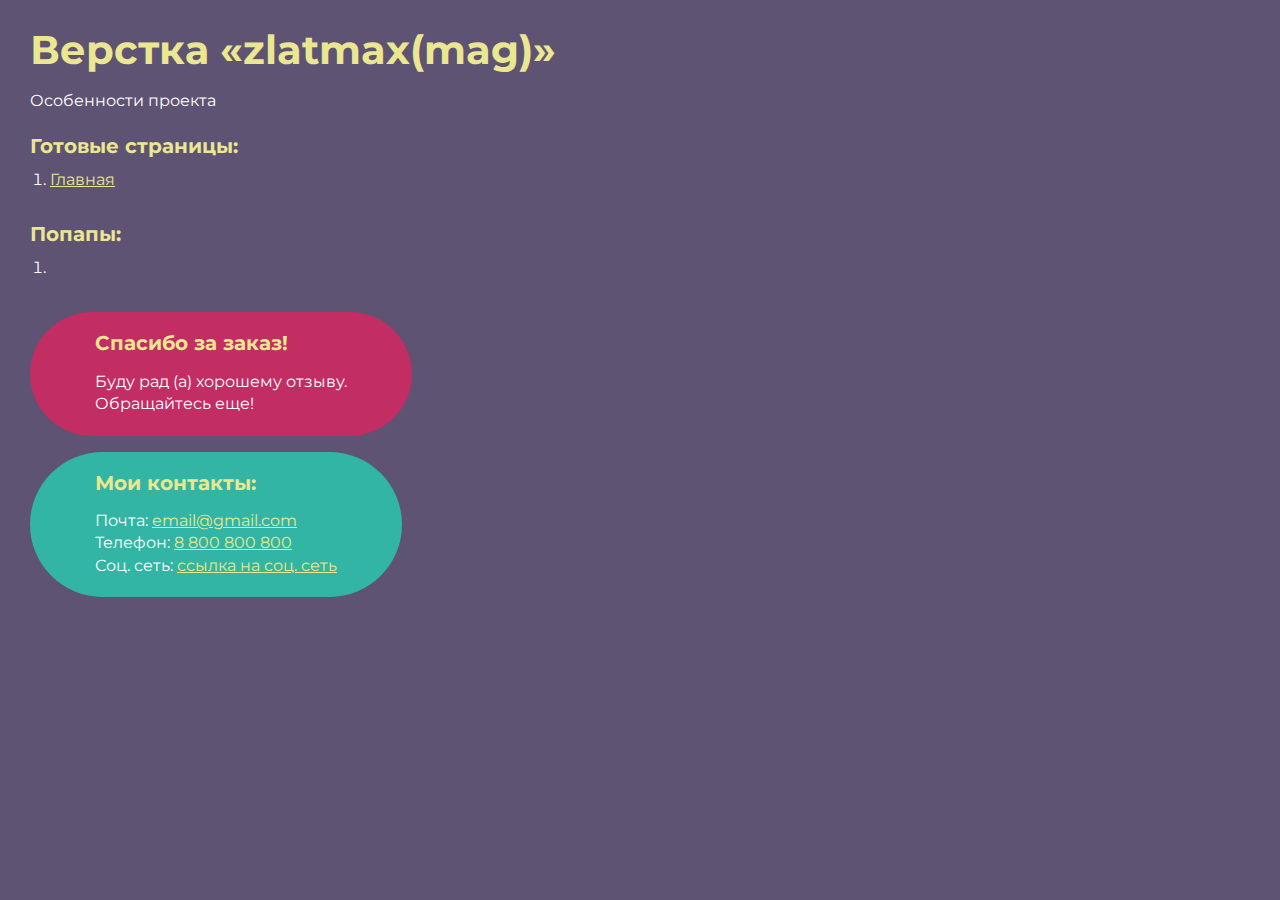
<file: index1.html>
<!DOCTYPE html>
<html>

<head>
	<meta charset="UTF-8">
	<meta name="viewport" content="width=device-width, initial-scale=1.0">
	<title>Верстка «zlatmax(mag)»</title>
</head>

<body>
	<div class="rootpage">
		<h1>Верстка «zlatmax(mag)»</h1>
		<div class="rootpage__info">
			Особенности проекта
		</div>
		<h2>Готовые страницы:</h2>
		<ol class="rootpage__list">
			<li><a target="_blank" href="home.html">Главная</a></li>
		</ol>
		<h2>Попапы:</h2>
		<ol class="rootpage__list">
			<li><a target="_blank" href="home.html#"></a></li>
		</ol>
		<div class="rootpage__tnx">
			<h2>Спасибо за заказ!</h2>
			<p>Буду рад (а) хорошему отзыву.</p>
			<p>Обращайтесь еще!</p>
		</div>
		<div class="rootpage__contacts">
			<h2>Мои контакты:</h2>
			<p>Почта: <a href="mailto:email@gmail.com">email@gmail.com</a></p>
			<p>Телефон: <a href="tel:8800800800">8 800 800 800</a></p>
			<p>Соц. сеть: <a href="">ссылка на соц. сеть</a></p>
		</div>
	</div>
</body>
<style>
	@charset "UTF-8";
	@import url("https://fonts.googleapis.com/css?family=Montserrat:regular,700&display=swap");

	*,
	*::before,
	*::after {
		padding: 0px;
		margin: 0px;
		border: 0px;
		box-sizing: border-box;
	}

	html,
	body {
		height: 100%;
		margin: 0;
		padding: 0;
		min-width: 320px;
		width: 100%;
		color: #fff;
		background-color: #5e5373;
	}

	body {
		font-family: Montserrat;
		font-size: 100%;
		line-height: 1;
		font-size: 1rem;
	}

	a {
		text-decoration: underline;
		color: #ebe691
	}

	a:visited {
		text-decoration: underline;
		color: #aaa768;
	}

	a:hover {
		text-decoration: none;
	}

	ul li {
		list-style: none;
	}

	img {
		vertical-align: top;
	}

	.wrapper {
		width: 100%;
		min-height: 100%;
		overflow: hidden;
	}

	.rootpage {
		padding: 30px;
		display: flex;
		flex-direction: column;
		align-items: flex-start;
	}

	@media (max-width: 767px) {
		.rootpage {
			padding: 30px 15px;
		}
	}

	h1 {
		color: #ebe691;
		font-size: 2.5rem;
		margin: 0px 0px 1.25rem 0px;
	}

	@media (max-width: 767px) {
		h1 {
			font-size: 1.85rem;
			margin: 0px 0px 1.25rem 0px;
		}
	}

	h2 {
		color: #ebe691;
		font-size: 1.25rem;
		margin: 0px 0px 1rem 0px;
	}

	@media (max-width: 767px) {
		h2 {
			font-size: 1.125rem;
			margin: 0px 0px 1rem 0px;
		}
	}

	.rootpage__info {
		line-height: 140%;
		margin: 0px 0px 1.5rem 0px;
	}

	.rootpage__list {
		margin: 0px 0px 2.25rem 1.25rem;
	}

	.rootpage__list li:not(:last-child) {
		margin: 0px 0px 15px 0px;
	}

	.rootpage__contacts,
	.rootpage__tnx {
		border-radius: 200px;
		padding: 20px 65px;
		line-height: 140%;
	}

	@media (max-width: 767px) {

		.rootpage__contacts,
		.rootpage__tnx {
			border-radius: 40px;
			padding: 20px;
		}
	}

	.rootpage__contacts {
		background: #32b5a4;

	}

	.rootpage__contacts a {
		color: #ebe691;
	}

	.rootpage__tnx {
		background: #c22d63;
		margin: 0px 0px 1rem 0px;
	}
</style>

</html>
</file>
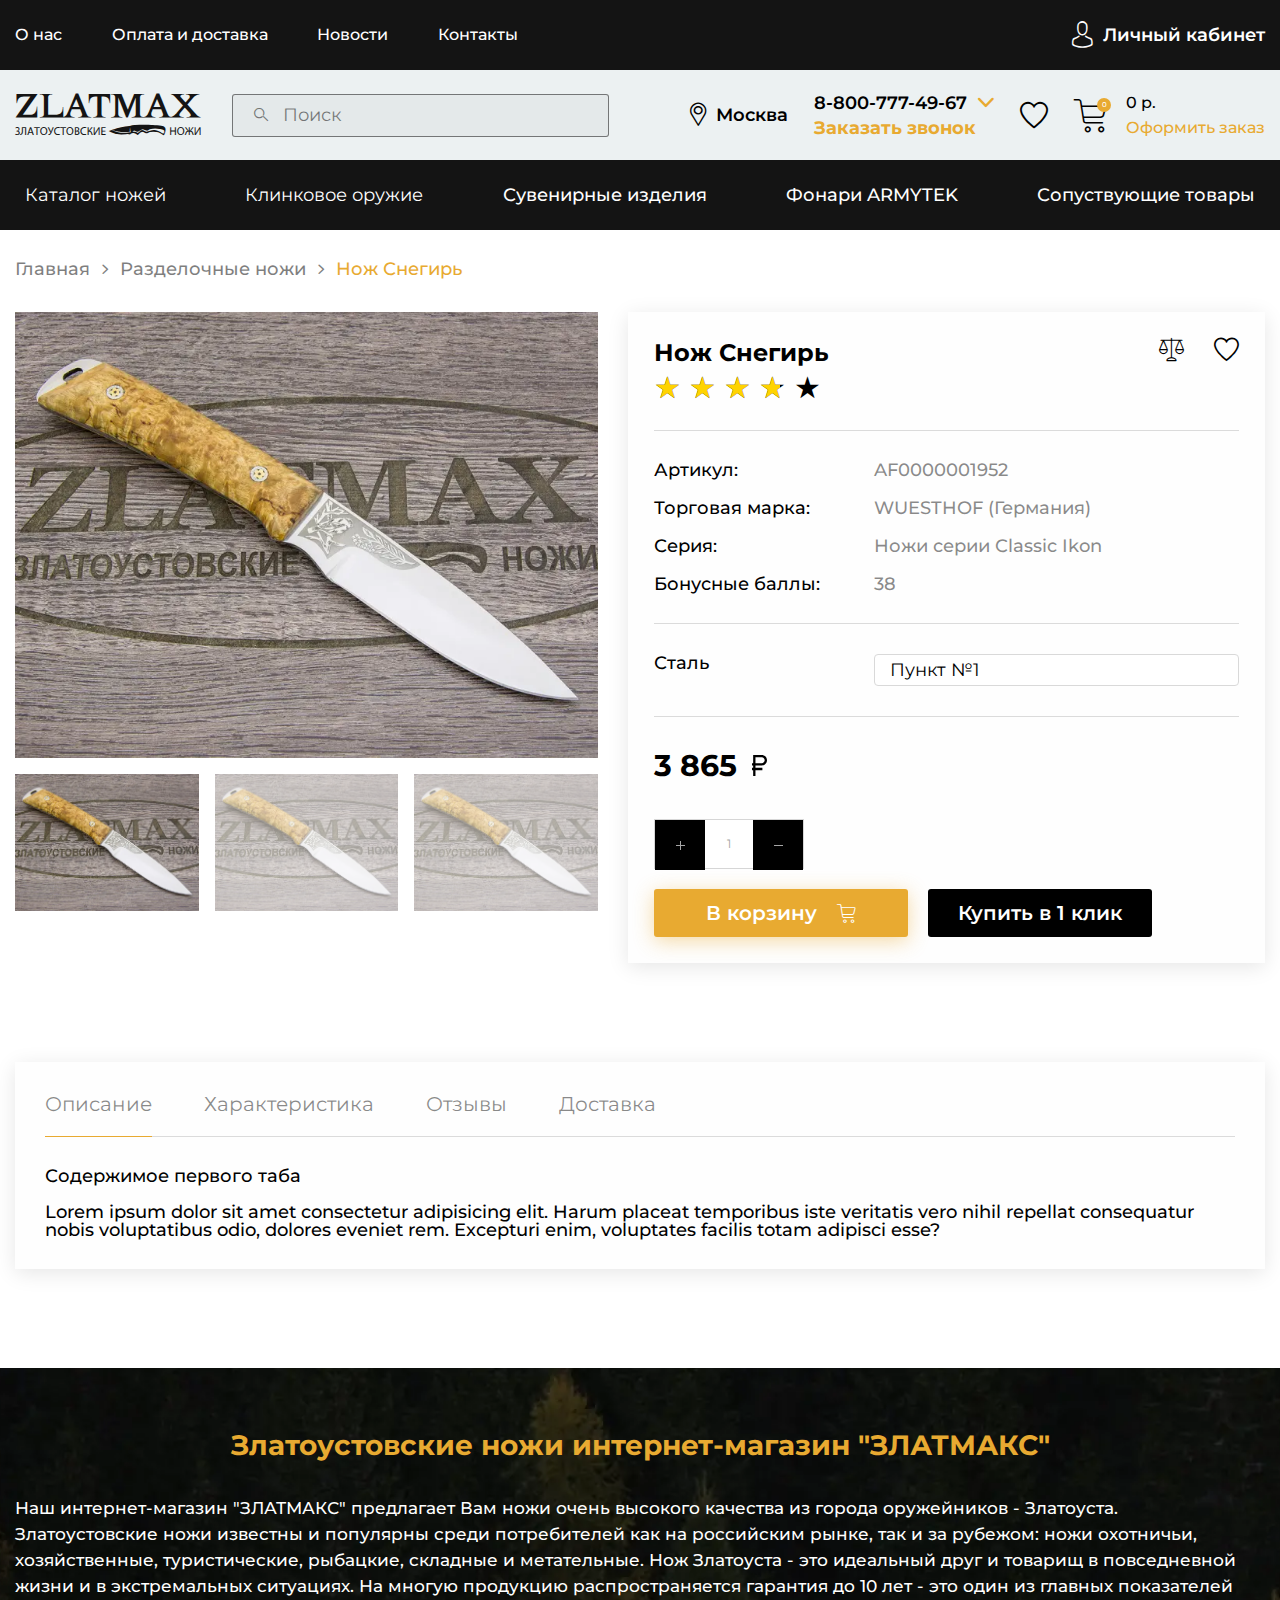
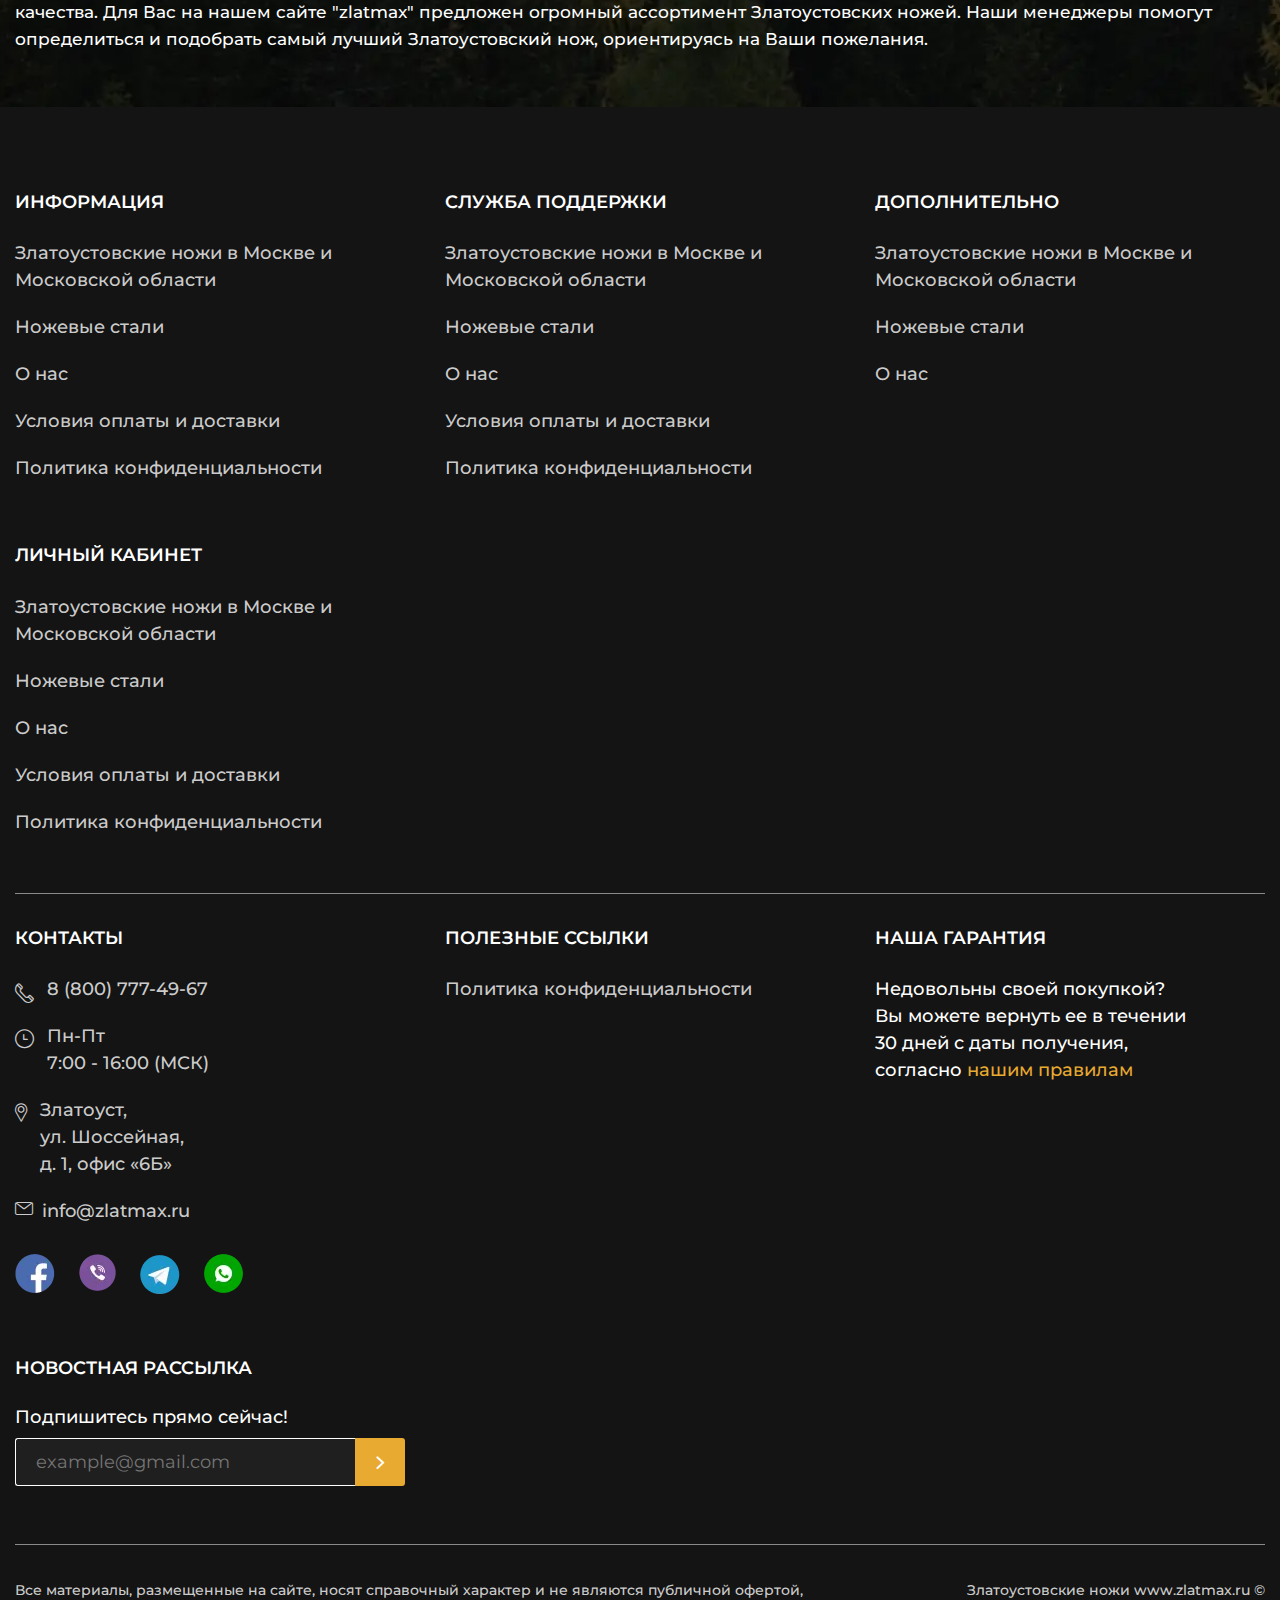
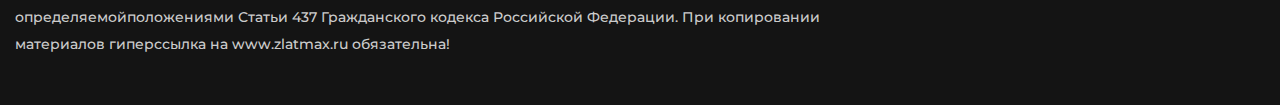
<file: product.html>
<!DOCTYPE html>
<html lang="ru">

<head>
	<title>Карточка товара</title>
	<meta charset="UTF-8">
	<meta name="format-detection" content="telephone=no">
	<!-- <style>body{opacity: 0;}</style> -->
	<link rel="stylesheet" href="css/style.min.css?_v=20220623151411">
	<link rel="shortcut icon" href="favicon.ico">
	<!-- <meta name="robots" content="noindex, nofollow"> -->
	<meta name="viewport" content="width=device-width, initial-scale=1.0">
</head>

<body>
	<div class="wrapper">
		<header class="header">
			<div class="header__top top-header">
				<div class="top-header__container">
					<nav class="top-header__menu menu-top-header">
						<ul data-da=".menu__body, 991.98" class="menu-top-header__list">
							<li class="menu-top-header__item menu-top-header__item_catalog"><a href="" class="menu-top-header__link menu-top-header__link_catalog _icon-arrow-bottom">Каталог товаров</a></li>
							<li class="menu-top-header__item"><a href="" class="menu-top-header__link">О нас</a></li>
							<li class="menu-top-header__item"><a href="" class="menu-top-header__link">Оплата и доставка</a>
							</li>
							<li class="menu-top-header__item"><a href="" class="menu-top-header__link">Новости</a></li>
							<li class="menu-top-header__item"><a href="" class="menu-top-header__link">Контакты</a></li>
						</ul>
					</nav>
					<a href="" class="top-header__user _icon-user"><span>Личный кабинет</span></a>
					<nav hidden class="menu">
						<button type="button" class="menu__icon icon-menu"><span></span></button>
						<div class="menu__body">
						</div>
					</nav>
				</div>
			</div>
			<div class="header__body body-header">
				<div class="body-header__container">
					<div class="body-header__logo"></div>
					<div data-da=".catalog-header__container,479.98" class="body-header__search">
						<form action="#" class="search-header">
							<button type="submit" class="search-header__button _icon-search"></button>
							<input autocomplete="off" type="text" name="form[]" data-error="Ошибка" placeholder="Поиск" class="search-header__input">
						</form>
					</div>
					<div class="body-header__actions actions-header">
						<a href="#" class="actions-header__location _icon-location"><span>Москва</span></a>
						<div data-da=".top-header__container,991.98,first" class="actions-header__phones phones-header">
							<div data-spollers class="phones-header__items">
								<div class="phones-header__item">
									<a href="tel:88007774967" class="phones-header__phone"><span>8-800-777-49-67</span></a>
									<button type="button" data-spoller class="phones-header__arrow _icon-arrow-bottom"></button>
									<ul class="phones-header__list">
										<li><a href="tel:88007774968" class="phones-header__phone">8-800-777-49-68</a></li>
										<li><a href="tel:88007774969" class="phones-header__phone">8-800-777-49-69</a></li>
										<li><a href="tel:88007774970" class="phones-header__phone">8-800-777-49-70</a></li>
									</ul>
								</div>
							</div>
							<button type="button" data-popup="#callback" class="phones-header__callback">Заказать
								звонок</button>
						</div>
						<a href="" data-da=".top-header__container,991.98,2" class="actions-header__favorite _icon-favorite"></a>
						<a href="" data-da=".top-header__container,991.98,2" class="actions-header__cart cart-header">
							<div class="cart-header__icon _icon-cart"><span>0</span></div>
							<div class="cart-header__body">
								<div class="cart-header__summ">0 р.</div>
								<div class="cart-header__link">Оформить заказ</div>
							</div>
						</a>
					</div>
				</div>
			</div>
			<div class="header__catalog catalog-header">
				<div class="catalog-header__container">
					<nav class="catalog-header__menu menu-catalog">
						<button type="button" class="menu-catalog__back _icon-back">Назад</button>
						<ul class="menu-catalog__list">
							<li class="menu-catalog__item"><button data-parent="1" class="menu-catalog__link">Каталог
									ножей</button></li>
							<li class="menu-catalog__item"><button data-parent="2" class="menu-catalog__link">Клинковое
									оружие</button></li>
							<li class="menu-catalog__item"><a href="#" class="menu-catalog__link">Сувенирные изделия</a></li>
							<li class="menu-catalog__item"><a href="#" class="menu-catalog__link">Фонари ARMYTEK</a></li>
							<li class="menu-catalog__item"><a href="#" class="menu-catalog__link">Сопуствующие товары</a></li>
						</ul>
						<div class="menu-catalog__sub-menu sub-menu-catalog">
							<button type="button" class="sub-menu-catalog__back _icon-back">Назад</button>
							<div class="sub-menu-catalog__container">
								<div hidden data-submenu="1" class="sub-menu-catalog__block">
									<div class="sub-menu-catalog__category">
										<a href="" class="sub-menu-catalog__link-category">Категория ножей</a>
									</div>
									<div class="sub-menu-catalog__category">
										<a href="" class="sub-menu-catalog__link-category">Производство ножей</a>
									</div>
									<div class="sub-menu-catalog__category">
										<a href="" class="sub-menu-catalog__link-category">Ножи по маркам стали</a>
									</div>
									<div class="sub-menu-catalog__category">
										<a href="" class="sub-menu-catalog__link-category">Заточка и полировка ножей</a>
									</div>
									<div class="sub-menu-catalog__category">
										<a href="" class="sub-menu-catalog__link-category">Ножевая мастерская</a>
									</div>
									<ul class="sub-menu-catalog__list">
										<li class="sub-menu-catalog__item"><a href="catalog.html" class="sub-menu-catalog__link">Разделочные
												ножи</a></li>
										<li class="sub-menu-catalog__item"><a href="" class="sub-menu-catalog__link">Туристические ножи</a></li>
										<li class="sub-menu-catalog__item"><a href="" class="sub-menu-catalog__link">Ножи
												охотничьи</a></li>
										<li class="sub-menu-catalog__item"><a href="" class="sub-menu-catalog__link">Булатные
												ножи</a></li>
										<li class="sub-menu-catalog__item"><a href="" class="sub-menu-catalog__link">Ножи из
												дамаска</a></li>
										<li class="sub-menu-catalog__item"><a href="" class="sub-menu-catalog__link">Тактического назначения</a></li>
										<li class="sub-menu-catalog__item"><a href="" class="sub-menu-catalog__link">Метательные
												ножи</a></li>
										<li class="sub-menu-catalog__item"><a href="" class="sub-menu-catalog__link">Мачете и
												кукри</a></li>
										<li class="sub-menu-catalog__item"><a href="" class="sub-menu-catalog__link">Ножи
												кухонные</a></li>
									</ul>
									<ul class="sub-menu-catalog__list">
										<li class="sub-menu-catalog__item"><a href="" class="sub-menu-catalog__link">Ножи
												АИР</a></li>
										<li class="sub-menu-catalog__item"><a href="" class="sub-menu-catalog__link">Ножи
												ЗИК</a></li>
										<li class="sub-menu-catalog__item"><a href="" class="sub-menu-catalog__link">Ножи
												ЗЗОСС</a></li>
										<li class="sub-menu-catalog__item"><a href="" class="sub-menu-catalog__link">Ножи
												РОСоружие</a></li>
										<li class="sub-menu-catalog__item"><a href="" class="sub-menu-catalog__link">Ножи
												Оружейник</a></li>
										<li class="sub-menu-catalog__item"><a href="" class="sub-menu-catalog__link">Булат
												Сергея Баранова</a></li>
										<li class="sub-menu-catalog__item"><a href="" class="sub-menu-catalog__link">Булат
												Андрея Умерова</a></li>
										<li class="sub-menu-catalog__item"><a href="" class="sub-menu-catalog__link">Ножи
												Златко</a></li>
										<li class="sub-menu-catalog__item"><a href="" class="sub-menu-catalog__link">Ножи
												Стиль-М</a></li>
										<li class="sub-menu-catalog__item"><a href="" class="sub-menu-catalog__link">Оружейная
												компания</a></li>
									</ul>
									<ul class="sub-menu-catalog__list">
										<li class="sub-menu-catalog__item"><a href="" class="sub-menu-catalog__link">Ножи из
												стали 40х102С2М</a></li>
										<li class="sub-menu-catalog__item"><a href="" class="sub-menu-catalog__link">Ножи из
												стали 95х18</a></li>
										<li class="sub-menu-catalog__item"><a href="" class="sub-menu-catalog__link">Ножи из
												стали 100х13м</a></li>
										<li class="sub-menu-catalog__item"><a href="" class="sub-menu-catalog__link">Ножи из
												стали 110х18м-ШД</a></li>
										<li class="sub-menu-catalog__item"><a href="" class="sub-menu-catalog__link">Ножи из
												стали ЭИ-107 ТЦ</a></li>
										<li class="sub-menu-catalog__item"><a href="" class="sub-menu-catalog__link">Ножи из
												стали 50х14МФ</a></li>
										<li class="sub-menu-catalog__item"><a href="" class="sub-menu-catalog__link">Ножи из
												стали AUS-8</a></li>
										<li class="sub-menu-catalog__item"><a href="" class="sub-menu-catalog__link">Ножи из
												стали К340</a></li>
										<li class="sub-menu-catalog__item"><a href="" class="sub-menu-catalog__link">Ножи из
												стали M390</a></li>
										<li class="sub-menu-catalog__item"><a href="" class="sub-menu-catalog__link">Ножи из
												стали ЭП-766</a></li>
									</ul>
									<ul class="sub-menu-catalog__list">
										<li class="sub-menu-catalog__item"><a href="" class="sub-menu-catalog__link">Паста
												ГОИ</a></li>
										<li class="sub-menu-catalog__item"><a href="" class="sub-menu-catalog__link">Алмазная
												паста</a></li>
										<li class="sub-menu-catalog__item"><a href="" class="sub-menu-catalog__link">Бруски и
												камни для заточки</a></li>
										<li class="sub-menu-catalog__item"><a href="" class="sub-menu-catalog__link">Заточные
												системы</a></li>
									</ul>
									<ul class="sub-menu-catalog__list">
										<li class="sub-menu-catalog__item"><a href="" class="sub-menu-catalog__link">Ножевые
												клинки</a></li>
										<li class="sub-menu-catalog__item"><a href="" class="sub-menu-catalog__link">Заготовки
												для ножей</a></li>
										<li class="sub-menu-catalog__item"><a href="" class="sub-menu-catalog__link">Литье для
												ножей</a></li>
										<li class="sub-menu-catalog__item"><a href="" class="sub-menu-catalog__link">Материалы
												для рукоятей</a></li>
										<li class="sub-menu-catalog__item"><a href="" class="sub-menu-catalog__link">Уход за
												рукоятиями ножей</a></li>
									</ul>
									<div class="sub-menu-catalog__footer">
										<a href="" class="sub-menu-catalog__all">Смотреть все</a>
									</div>
									<div class="sub-menu-catalog__footer">
										<a href="" class="sub-menu-catalog__all">Смотреть все</a>
									</div>
									<div class="sub-menu-catalog__footer">
										<a href="" class="sub-menu-catalog__all">Смотреть все</a>
									</div>
									<div class="sub-menu-catalog__footer">
										<a href="" class="sub-menu-catalog__all">Смотреть все</a>
									</div>
									<div class="sub-menu-catalog__footer">
										<a href="" class="sub-menu-catalog__all">Смотреть все</a>
									</div>
								</div>
								<div hidden data-submenu="2" class="sub-menu-catalog__block">
									<div class="sub-menu-catalog__category">
										<a href="" class="sub-menu-catalog__link-category">Категория ножей</a>
									</div>
									<div class="sub-menu-catalog__category">
										<a href="" class="sub-menu-catalog__link-category">Производство ножей</a>
									</div>
									<div class="sub-menu-catalog__category">
										<a href="" class="sub-menu-catalog__link-category">Производство ножей</a>
									</div>
									<ul class="sub-menu-catalog__list">
										<li class="sub-menu-catalog__item"><a href="" class="sub-menu-catalog__link">Разделочные
												ножи</a></li>
										<li class="sub-menu-catalog__item"><a href="" class="sub-menu-catalog__link">Туристические ножи</a></li>
										<li class="sub-menu-catalog__item"><a href="" class="sub-menu-catalog__link">Ножи
												охотничьи</a></li>
										<li class="sub-menu-catalog__item"><a href="" class="sub-menu-catalog__link">Булатные
												ножи</a></li>
										<li class="sub-menu-catalog__item"><a href="" class="sub-menu-catalog__link">Ножи из
												дамаска</a></li>
										<li class="sub-menu-catalog__item"><a href="" class="sub-menu-catalog__link">Тактического назначения</a></li>
										<li class="sub-menu-catalog__item"><a href="" class="sub-menu-catalog__link">Метательные
												ножи</a></li>
										<li class="sub-menu-catalog__item"><a href="" class="sub-menu-catalog__link">Мачете и
												кукри</a></li>
										<li class="sub-menu-catalog__item"><a href="" class="sub-menu-catalog__link">Ножи
												кухонные</a></li>
									</ul>
									<ul class="sub-menu-catalog__list">
										<li class="sub-menu-catalog__item"><a href="" class="sub-menu-catalog__link">Ножи
												АИР</a></li>
										<li class="sub-menu-catalog__item"><a href="" class="sub-menu-catalog__link">Ножи
												ЗИК</a></li>
										<li class="sub-menu-catalog__item"><a href="" class="sub-menu-catalog__link">Ножи
												ЗЗОСС</a></li>
										<li class="sub-menu-catalog__item"><a href="" class="sub-menu-catalog__link">Ножи
												РОСоружие</a></li>
										<li class="sub-menu-catalog__item"><a href="" class="sub-menu-catalog__link">Ножи
												Оружейник</a></li>
										<li class="sub-menu-catalog__item"><a href="" class="sub-menu-catalog__link">Булат
												Сергея Баранова</a></li>
										<li class="sub-menu-catalog__item"><a href="" class="sub-menu-catalog__link">Булат
												Андрея Умерова</a></li>
										<li class="sub-menu-catalog__item"><a href="" class="sub-menu-catalog__link">Ножи
												Златко</a></li>
										<li class="sub-menu-catalog__item"><a href="" class="sub-menu-catalog__link">Ножи
												Стиль-М</a></li>
										<li class="sub-menu-catalog__item"><a href="" class="sub-menu-catalog__link">Оружейная
												компания</a></li>
									</ul>
									<ul class="sub-menu-catalog__list">
										<li class="sub-menu-catalog__item"><a href="" class="sub-menu-catalog__link">Ножи
												АИР</a></li>
										<li class="sub-menu-catalog__item"><a href="" class="sub-menu-catalog__link">Ножи
												ЗИК</a></li>
										<li class="sub-menu-catalog__item"><a href="" class="sub-menu-catalog__link">Ножи
												ЗЗОСС</a></li>
										<li class="sub-menu-catalog__item"><a href="" class="sub-menu-catalog__link">Ножи
												РОСоружие</a></li>
										<li class="sub-menu-catalog__item"><a href="" class="sub-menu-catalog__link">Ножи
												Оружейник</a></li>
										<li class="sub-menu-catalog__item"><a href="" class="sub-menu-catalog__link">Булат
												Сергея Баранова</a></li>
										<li class="sub-menu-catalog__item"><a href="" class="sub-menu-catalog__link">Булат
												Андрея Умерова</a></li>
										<li class="sub-menu-catalog__item"><a href="" class="sub-menu-catalog__link">Ножи
												Златко</a></li>
										<li class="sub-menu-catalog__item"><a href="" class="sub-menu-catalog__link">Ножи
												Стиль-М</a></li>
										<li class="sub-menu-catalog__item"><a href="" class="sub-menu-catalog__link">Оружейная
												компания</a></li>
									</ul>
									<div class="sub-menu-catalog__footer">
										<a href="" class="sub-menu-catalog__all">Смотреть все</a>
									</div>
									<div class="sub-menu-catalog__footer">
										<a href="" class="sub-menu-catalog__all">Смотреть все</a>
									</div>
									<div class="sub-menu-catalog__footer">
										<a href="" class="sub-menu-catalog__all">Смотреть все</a>
									</div>
								</div>
							</div>
						</div>
					</nav>
				</div>
			</div>
		</header>
		<main class="page page_inner">
			<div class="page__header">
				<div class="page__container">
					<nav class="page__breadcrumbs breadcrumbs">
						<ul class="breadcrumbs__list">
							<li class="breadcrumbs__item">
								<a href="" class="breadcrumbs__link">Главная</a>
							</li>
							<li class="breadcrumbs__item">
								<a href="" class="breadcrumbs__link">Разделочные ножи</a>
							</li>
							<li class="breadcrumbs__item">
								<span class="breadcrumbs__current">Нож Снегирь</span>
							</li>
						</ul>
					</nav>
				</div>
			</div>
			<div class="product">
				<div class="product__container">
					<div class="product__main main-product">
						<div class="main-product__images images-product">
							<div class="images-product__slider swiper">
								<div class="images-product__wrapper swiper-wrapper">
									<div class="images-product__slide-ibg swiper-slide">
										<picture><source srcset="img/phoduct/01.webp" type="image/webp"><img src="img/phoduct/01.jpg" alt=""></picture>
									</div>
									<div class="images-product__slide-ibg swiper-slide">
										<picture><source srcset="img/phoduct/01.webp" type="image/webp"><img src="img/phoduct/01.jpg" alt=""></picture>
									</div>
									<div class="images-product__slide-ibg swiper-slide">
										<picture><source srcset="img/phoduct/01.webp" type="image/webp"><img src="img/phoduct/01.jpg" alt=""></picture>
									</div>
									<div class="images-product__slide-ibg swiper-slide">
										<picture><source srcset="img/phoduct/01.webp" type="image/webp"><img src="img/phoduct/01.jpg" alt=""></picture>
									</div>
									<div class="images-product__slide-ibg swiper-slide">
										<picture><source srcset="img/phoduct/01.webp" type="image/webp"><img src="img/phoduct/01.jpg" alt=""></picture>
									</div>
								</div>
							</div>
							<div class="images-product__thumbs thumbs-images swiper">
								<div class="thumbs-images__wrapper swiper-wrapper">
									<div class="thumbs-images__slide-ibg swiper-slide">
										<picture><source srcset="img/phoduct/01.webp" type="image/webp"><img src="img/phoduct/01.jpg" alt=""></picture>
									</div>
									<div class="thumbs-images__slide-ibg swiper-slide">
										<picture><source srcset="img/phoduct/01.webp" type="image/webp"><img src="img/phoduct/01.jpg" alt=""></picture>
									</div>
									<div class="thumbs-images__slide-ibg swiper-slide">
										<picture><source srcset="img/phoduct/01.webp" type="image/webp"><img src="img/phoduct/01.jpg" alt=""></picture>
									</div>
									<div class="thumbs-images__slide-ibg swiper-slide">
										<picture><source srcset="img/phoduct/01.webp" type="image/webp"><img src="img/phoduct/01.jpg" alt=""></picture>
									</div>
									<div class="thumbs-images__slide-ibg swiper-slide">
										<picture><source srcset="img/phoduct/01.webp" type="image/webp"><img src="img/phoduct/01.jpg" alt=""></picture>
									</div>
								</div>
							</div>
						</div>
						<div class="main-product__body body-product">
							<div class="body-product__header header-product">
								<div class="header-product__line">
									<h1 class="header-product__title">Нож Снегирь</h1>
									<a href="" class="header-product__link _icon-compare"></a>
									<a href="" class="header-product__link _icon-favorite"></a>
								</div>
								<div class="header-product__rating rating rating_set">
									<div class="rating__body">
										<div class="rating__active"></div>
										<div class="rating__items">
											<input type="radio" class="rating__item" value="1" name="rating">
											<input type="radio" class="rating__item" value="2" name="rating">
											<input type="radio" class="rating__item" value="3" name="rating">
											<input type="radio" class="rating__item" value="4" name="rating">
											<input type="radio" class="rating__item" value="5" name="rating">
										</div>
									</div>
									<div hide class="rating__value">3.6</div>
								</div>
							</div>
							<div class="body-product__table table-product">
								<div class="table-product__label">Артикул:</div>
								<div class="table-product__value">AF0000001952</div>
								<div class="table-product__label">Торговая марка:</div>
								<div class="table-product__value">WUESTHOF (Германия)</div>
								<div class="table-product__label">Серия:</div>
								<div class="table-product__value">Ножи серии Classic Ikon</div>
								<div class="table-product__label">Бонусные баллы: </div>
								<div class="table-product__value">38</div>
							</div>
							<div class="body-product__options options-product">
								<div class="options-product__label">Сталь</div>
								<div class="options-product__value">
									<select name="form[]" class="form">
										<option value="1" selected>Пункт №1</option>
										<option value="2">Пункт №2</option>
										<option value="3">Пункт №3</option>
										<option value="4">Пункт №4</option>
									</select>
								</div>
							</div>
							<div class="body-product__actions actions-product">
								<div class="actions-product__price">3 865</div>
								<div class="actions-product__row">
									<div data-quantity class="actions-product__quantity quantity">
										<button data-quantity-plus type="button" class="quantity__button quantity__button_plus"></button>
										<div class="quantity__input">
											<input data-quantity-value autocomplete="off" type="text" name="form[]" value="1">
										</div>
										<button data-quantity-minus type="button" class="quantity__button quantity__button_minus"></button>
									</div>
									<div class="actions-product__buttons">
										<a href="" class="actions-product__cart button"><span class="_icon-cart">В корзину</span></a>
										<a href="" class="actions-product__button button button_black">Купить в 1 клик</a>
									</div>
								</div>
							</div>
						</div>
					</div>

					<div data-tabs="764" class="product__info product-info">
						<nav data-tabs-titles class="product-info__navigation">
							<button type="button" class="product-info__title _tab-active">Описание</button>
							<button type="button" class="product-info__title">Характеристика</button>
							<button type="button" class="product-info__title">Отзывы</button>
							<button type="button" class="product-info__title">Доставка</button>
						</nav>
						<div data-tabs-body class="product-info__content">
							<div class="product-info__body">
								Содержимое первого таба <br><br>
								Lorem ipsum dolor sit amet consectetur adipisicing elit. Harum placeat temporibus iste veritatis vero nihil repellat consequatur nobis voluptatibus odio, dolores eveniet rem. Excepturi enim, voluptates facilis totam adipisci esse?
							</div>
							<div class="product-info__body">
								Содержимое второго таба <br><br>
								Lorem ipsum dolor sit amet consectetur adipisicing elit. Harum placeat temporibus iste veritatis vero nihil repellat consequatur nobis voluptatibus odio, dolores eveniet rem. Excepturi enim, voluptates facilis totam adipisci esse?
							</div>
							<div class="product-info__body">
								Содержимое третьего таба <br><br>
								Lorem ipsum dolor sit amet consectetur adipisicing elit. Harum placeat temporibus iste veritatis vero nihil repellat consequatur nobis voluptatibus odio, dolores eveniet rem. Excepturi enim, voluptates facilis totam adipisci esse?
								<br><br>
								Lorem ipsum dolor sit amet consectetur adipisicing elit. Harum placeat temporibus iste veritatis vero nihil repellat consequatur nobis voluptatibus odio, dolores eveniet rem. Excepturi enim, voluptates facilis totam adipisci esse?
							</div>
							<div class="product-info__body">
								Содержимое четвертого таба <br><br>
								Lorem ipsum dolor sit amet consectetur adipisicing elit. Harum placeat temporibus iste veritatis vero nihil repellat consequatur nobis voluptatibus odio, dolores eveniet rem. Excepturi enim, voluptates facilis totam adipisci esse?
							</div>
						</div>
					</div>

				</div>
			</div>
		</main>
		<footer class="footer">
			<section class="footer__text text-footer">
				<div class="text-footer__container">
					<h1 class="text-footer__title">Златоустовские ножи интернет-магазин "ЗЛАТМАКС"</h1>
					<div class="text-footer__text">Наш интернет-магазин "ЗЛАТМАКС" предлагает Вам ножи очень высокого качества из города оружейников - Златоуста. Златоустовские ножи известны и популярны среди потребителей как на российским рынке, так и за рубежом: ножи охотничьи, хозяйственные, туристические, рыбацкие, складные и метательные. Нож Златоуста - это идеальный друг и товарищ в повседневной жизни и в экстремальных ситуациях. На многую продукцию распространяется гарантия до 10 лет - это один из главных показателей качества. Для Вас на нашем сайте "zlatmax" предложен огромный ассортимент Златоустовских ножей. Наши менеджеры помогут определиться и подобрать самый лучший Златоустовский нож, ориентируясь на Ваши пожелания.</div>
				</div>
			</section>
			<div class="footer__container">
				<div class="footer__body body-footer">
					<div class="body-footer__row">
						<div class="body-footer__item item-footer">
							<div data-spollers="767.98" class="item-footer__spoller spoller-item-footer">
								<div class="spoller-item-footer__item">
									<button type="button" data-spoller class="spoller-item-footer__title">ИНФОРМАЦИЯ</button>
									<div class="spoller-item-footer__body">
										<nav class="menu-footer">
											<ul class="menu-footer__list">
												<li class="menu-footer__item">
													<a href="" class="menu-footer__link">Златоустовские ножи в Москве и Московской области</a>
												</li>
												<li class="menu-footer__item">
													<a href="" class="menu-footer__link">Ножевые стали</a>
												</li>
												<li class="menu-footer__item">
													<a href="" class="menu-footer__link">О нас</a>
												</li>
												<li class="menu-footer__item">
													<a href="" class="menu-footer__link">Условия оплаты и доставки</a>
												</li>
												<li class="menu-footer__item">
													<a href="" class="menu-footer__link">Политика конфиденциальности</a>
												</li>
											</ul>
										</nav>
									</div>
								</div>
							</div>
						</div>
						<div class="body-footer__item item-footer">
							<div data-spollers="767.98" class="item-footer__spoller spoller-item-footer">
								<div class="spoller-item-footer__item">
									<button type="button" data-spoller class="spoller-item-footer__title">СЛУЖБА ПОДДЕРЖКИ</button>
									<div class="spoller-item-footer__body">
										<nav class="menu-footer">
											<ul class="menu-footer__list">
												<li class="menu-footer__item">
													<a href="" class="menu-footer__link">Златоустовские ножи в Москве и Московской области</a>
												</li>
												<li class="menu-footer__item">
													<a href="" class="menu-footer__link">Ножевые стали</a>
												</li>
												<li class="menu-footer__item">
													<a href="" class="menu-footer__link">О нас</a>
												</li>
												<li class="menu-footer__item">
													<a href="" class="menu-footer__link">Условия оплаты и доставки</a>
												</li>
												<li class="menu-footer__item">
													<a href="" class="menu-footer__link">Политика конфиденциальности</a>
												</li>
											</ul>
										</nav>
									</div>
								</div>
							</div>
						</div>
						<div class="body-footer__item item-footer">
							<div data-spollers="767.98" class="item-footer__spoller spoller-item-footer">
								<div class="spoller-item-footer__item">
									<button type="button" data-spoller class="spoller-item-footer__title">ДОПОЛНИТЕЛЬНО</button>
									<div class="spoller-item-footer__body">
										<nav class="menu-footer">
											<ul class="menu-footer__list">
												<li class="menu-footer__item">
													<a href="" class="menu-footer__link">Златоустовские ножи в Москве и Московской области</a>
												</li>
												<li class="menu-footer__item">
													<a href="" class="menu-footer__link">Ножевые стали</a>
												</li>
												<li class="menu-footer__item">
													<a href="" class="menu-footer__link">О нас</a>
												</li>
											</ul>
										</nav>
									</div>
								</div>
							</div>
						</div>
						<div class="body-footer__item item-footer">
							<div data-spollers="767.98" class="item-footer__spoller spoller-item-footer">
								<div class="spoller-item-footer__item">
									<button type="button" data-spoller class="spoller-item-footer__title">ЛИЧНЫЙ КАБИНЕТ</button>
									<div class="spoller-item-footer__body">
										<nav class="menu-footer">
											<ul class="menu-footer__list">
												<li class="menu-footer__item">
													<a href="" class="menu-footer__link">Златоустовские ножи в Москве и Московской области</a>
												</li>
												<li class="menu-footer__item">
													<a href="" class="menu-footer__link">Ножевые стали</a>
												</li>
												<li class="menu-footer__item">
													<a href="" class="menu-footer__link">О нас</a>
												</li>
												<li class="menu-footer__item">
													<a href="" class="menu-footer__link">Условия оплаты и доставки</a>
												</li>
												<li class="menu-footer__item">
													<a href="" class="menu-footer__link">Политика конфиденциальности</a>
												</li>
											</ul>
										</nav>
									</div>
								</div>
							</div>
						</div>
					</div>
					<div class="body-footer__row">
						<div class="body-footer__item item-footer">
							<div data-spollers="767.98" class="item-footer__spoller spoller-item-footer">
								<div class="spoller-item-footer__item">
									<button type="button" data-spoller class="spoller-item-footer__title"> КОНТАКТЫ</button>
									<div class="spoller-item-footer__body">
										<nav class="menu-footer">
											<ul class="menu-footer__list">
												<li class="menu-footer__item">
													<a href="tel:88007774967" class="menu-footer__link _icon-footer-phone">8 (800) 777-49-67</a>
												</li>
												<li class="menu-footer__item _icon-footer-clock">
													<div>
														<p>Пн-Пт </p>
														<p>7:00 - 16:00 (МСК)</p>
													</div>
												</li>
												<li class="menu-footer__item _icon-footer-location">
													<div>
														<p>Златоуст, </p>
														<p>ул. Шоссейная, </p>
														<p>д. 1, офис «6Б»</p>
													</div>
												</li>
												<li class="menu-footer__item">
													<a href="mailto:info@zlatmax.ru" class="menu-footer__link _icon-footer-email">info@zlatmax.ru</a>
												</li>
											</ul>
										</nav>
										<ul class="social-footer">
											<li class="social-footer__item">
												<a href="" class="social-footer__link">
													<picture><source srcset="img/icons/social/facebook.webp" type="image/webp"><img src="img/icons/social/facebook.png" alt=""></picture>
												</a>
											</li>
											<li class="social-footer__item">
												<a href="" class="social-footer__link">
													<picture><source srcset="img/icons/social/viber.webp" type="image/webp"><img src="img/icons/social/viber.png" alt=""></picture>
												</a>
											</li>
											<li class="social-footer__item">
												<a href="" class="social-footer__link">
													<picture><source srcset="img/icons/social/telegram.webp" type="image/webp"><img src="img/icons/social/telegram.png" alt=""></picture>
												</a>
											</li>
											<li class="social-footer__item">
												<a href="" class="social-footer__link">
													<picture><source srcset="img/icons/social/whatsapp.webp" type="image/webp"><img src="img/icons/social/whatsapp.png" alt=""></picture>
												</a>
											</li>
										</ul>
									</div>
								</div>
							</div>
						</div>
						<div class="body-footer__item item-footer">
							<div data-spollers="767.98" class="item-footer__spoller spoller-item-footer">
								<div class="spoller-item-footer__item">
									<button type="button" data-spoller class="spoller-item-footer__title">ПОЛЕЗНЫЕ ССЫЛКИ</button>
									<div class="spoller-item-footer__body">
										<nav class="menu-footer">
											<ul class="menu-footer__list">
												<li class="menu-footer__item">
													<a href="" class="menu-footer__link">Политика конфиденциальности</a>
												</li>
											</ul>
										</nav>
									</div>
								</div>
							</div>
						</div>
						<div class="body-footer__item item-footer">
							<div data-spollers="767.98" class="item-footer__spoller spoller-item-footer">
								<div class="spoller-item-footer__item">
									<button type="button" data-spoller class="spoller-item-footer__title">НАША ГАРАНТИЯ</button>
									<div class="spoller-item-footer__body">
										<div class="spoller-item-footer__text">
											Недовольны своей покупкой?
											Вы можете вернуть ее в течении
											30 дней с даты получения,
											согласно <a href="">нашим правилам</a>
										</div>
									</div>
								</div>
							</div>
						</div>
						<div class="body-footer__item item-footer">
							<div data-spollers="767.98" class="item-footer__spoller spoller-item-footer">
								<div class="spoller-item-footer__item">
									<button type="button" data-spoller class="spoller-item-footer__title">НОВОСТНАЯ РАССЫЛКА</button>
									<form action="#" class="spoller-item-footer__body footer-subscribe">
										<label for="subscribe-input" class="footer-subscribe__label">Подпишитесь прямо сейчас!</label>
										<div class="footer-subscribe__line">
											<input id="subscribe-input" autocomplete="off" type="text" name="form[]" data-error="Ошибка" data-required="email" placeholder="example@gmail.com" class="footer-subscribe__input">
											<button type="submit" class="footer-subscribe__button _icon-arrow-bottom"></button>
										</div>
									</form>
								</div>
							</div>
						</div>
					</div>
					<div class="body-footer__bottom">
						<div class="body-footer__rules">
							Все материалы, размещенные на сайте, носят справочный характер и не являются
							публичной офертой, определяемойположениями Статьи 437 Гражданского кодекса Российской Федерации.
							При копировании материалов гиперссылка на www.zlatmax.ru обязательна!
						</div>
						<div class="body-footer__copy">
							Златоустовские ножи <span>www.zlatmax.ru ©</span>
						</div>
					</div>
				</div>
			</div>
		</footer>
	</div>
	<div id="callback" aria-hidden="true" class="popup">
		<div class="popup__wrapper">
			<div class="popup__content">
				<button data-close type="button" class="popup__close">Закрыть</button>
				<div class="popup__text">
					Тут будет форма
				</div>
			</div>
		</div>
	</div>
	<script src="js/app.min.js?_v=20220623151411"></script>
</body>

</html>
</file>
<file: css/style.min.css>
@charset "UTF-8";@import url(https://fonts.googleapis.com/css?family=Montserrat:500,600,700&display=swap);@font-face{font-family:icons;font-display:swap;src:url(../fonts/icons.woff2) format("woff2"),url(../fonts/icons.woff) format("woff");font-weight:400;font-style:normal}._spoller-init .spoller-item-footer__title::after,.body-header__logo,.breadcrumbs__link:after,.menu-catalog__link[data-parent]:before,.phones-header__phone:before,.products-slider__more:after,.select_control .select__value:after,[class*=_icon-]:before{font-family:icons;font-style:normal;font-weight:400;font-variant:normal;text-transform:none;line-height:1;-webkit-font-smoothing:antialiased;-moz-osx-font-smoothing:grayscale}[class*=_icon-]:before{display:block}._icon-arrow-bottom:before,.menu-catalog__link[data-parent]:before{content:"\e900"}._icon-cart:before{content:"\e901"}._icon-compare:before{content:"\e902"}._icon-favorite:before{content:"\e903"}._icon-footer-clock:before{content:"\e904"}._icon-footer-email:before{content:"\e905"}._icon-footer-location:before{content:"\e906"}._icon-footer-phone:before,.phones-header__phone:before{content:"\e907"}._icon-location:before{content:"\e908"}._icon-logo:before,.body-header__logo:before{content:"\e909"}._icon-search:before{content:"\e90a"}._icon-spoller-arrow:before{content:"\e90b"}._icon-user:before{content:"\e90c"}._icon-back:before{content:"\e90d"}*{padding:0;margin:0;border:0}*,:after,:before{-webkit-box-sizing:border-box;box-sizing:border-box}body,html{height:100%;min-width:320px}body{color:#000;line-height:1;font-family:Montserrat;font-size:1.125rem;-ms-text-size-adjust:100%;-moz-text-size-adjust:100%;-webkit-text-size-adjust:100%;-webkit-font-smoothing:antialiased;-moz-osx-font-smoothing:grayscale}button,input,textarea{font-family:Montserrat;font-size:inherit}button{cursor:pointer;color:inherit;background-color:inherit}a{color:inherit}a:link,a:visited{text-decoration:none}a:hover{text-decoration:none}ul li{list-style:none}img{vertical-align:top}h1,h2,h3,h4,h5,h6{font-weight:inherit;font-size:inherit}body{font-weight:500}.lock body{overflow:hidden;-ms-touch-action:none;touch-action:none}.wrapper{min-height:100%;display:-webkit-box;display:-ms-flexbox;display:flex;-webkit-box-orient:vertical;-webkit-box-direction:normal;-ms-flex-direction:column;flex-direction:column;overflow:hidden}.wrapper>main{-webkit-box-flex:1;-ms-flex:1 1 auto;flex:1 1 auto}.wrapper>*{min-width:0}[class*=__container]{max-width:99.375rem;-webkit-box-sizing:content-box;box-sizing:content-box;margin:0 auto;padding:0 .9375rem}.button{color:#fff;display:inline-block;padding:.5rem 3.25rem;background-color:#e8aa31;-webkit-box-shadow:0 4px 20px rgba(232,170,49,.43);box-shadow:0 4px 20px rgba(232,170,49,.43);border-radius:3px;font-weight:600;font-size:1.25rem;line-height:1.6;text-align:center;-webkit-transition:-webkit-box-shadow .3s ease 0s;transition:-webkit-box-shadow .3s ease 0s;-o-transition:box-shadow .3s ease 0s;transition:box-shadow .3s ease 0s;transition:box-shadow .3s ease 0s,-webkit-box-shadow .3s ease 0s}.button_border{background-color:#fff;border:1px solid #e8aa31;color:#e8aa31;-webkit-box-shadow:none;box-shadow:none}.button_black{background-color:#000;color:#fff;-webkit-box-shadow:none;box-shadow:none;padding:.5rem 1.875rem}.checkbox{position:relative}.checkbox:not(:last-child){margin-bottom:.3125em}.checkbox__input{position:absolute;width:0;height:0;opacity:0}.checkbox__input:checked+.checkbox__label:after{-webkit-transform:scale(1);-ms-transform:scale(1);transform:scale(1)}.checkbox__label{cursor:pointer;display:-webkit-inline-box;display:-ms-inline-flexbox;display:inline-flex;-webkit-box-align:center;-ms-flex-align:center;align-items:center;position:relative;gap:10px}.checkbox__label:before{content:"";-ms-flex-item-align:start;align-self:flex-start;-webkit-box-flex:0;-ms-flex:0 0 1.25rem;flex:0 0 1.25rem;width:1.25rem;height:1.25rem;border:1px solid #e8aa31;border-radius:2px}.checkbox__label::after{content:"";-webkit-transition:all .3s ease 0s;-o-transition:all .3s ease 0s;transition:all .3s ease 0s;-webkit-transform:scale(0);-ms-transform:scale(0);transform:scale(0);position:absolute;width:1rem;border-radius:2px;height:1rem;top:2px;left:2px;background-color:#e8aa31}.checkbox__text small{color:#e8aa31}.select{position:relative}.select__body{position:relative}.select__title{color:inherit;text-align:left;border:1px solid #d9d9d9;background-color:#fff;cursor:pointer;width:100%;border-radius:4px}.select__value{display:-webkit-box;display:-ms-flexbox;display:flex;-webkit-box-align:center;-ms-flex-align:center;align-items:center;height:1.875rem;padding:0 .9375rem;gap:.625rem}.select__value>*{-webkit-box-flex:1;-ms-flex:1 1 auto;flex:1 1 auto}.select__value:after{content:"";-ms-flex-item-align:stretch;-ms-grid-row-align:stretch;align-self:stretch;-webkit-box-flex:0;-ms-flex:0 0 10px;flex:0 0 10px;-webkit-transition:all .3s ease 0s;-o-transition:all .3s ease 0s;transition:all .3s ease 0s;display:-webkit-box;display:-ms-flexbox;display:flex;-webkit-box-pack:center;-ms-flex-pack:center;justify-content:center;-webkit-box-align:center;-ms-flex-align:center;align-items:center}._select-open .select__value:after{-webkit-transform:rotate(-180deg);-ms-transform:rotate(-180deg);transform:rotate(-180deg)}.select__value._select-pseudo-label::before{content:attr(data-pseudo-label);opacity:.5}.select__text{-webkit-box-flex:1;-ms-flex:1 1 auto;flex:1 1 auto}.select__input{width:100%;background-color:transparent;height:100%}.select__options{color:#000;position:absolute;top:29px;border-radius:0 0 4px 4px;min-width:100%;left:0;background-color:#fff;border-top:0;border:1px solid #d9d9d9;border-top:0;padding:10px 0 5px 0}.select__scroll{overflow-y:auto;overflow-x:hidden;max-height:200px}.select__option{width:100%;text-align:left;cursor:pointer;padding:5px 15px;color:inherit}.select__option._select-selected{background-color:#eee}.select__row{display:-webkit-inline-box;display:-ms-inline-flexbox;display:inline-flex;-webkit-box-align:center;-ms-flex-align:center;align-items:center}.select._select-open{z-index:5}.select_control .select__title{border:1px solid rgba(4,4,4,.3);border-radius:3%}.select_control .select__value{height:2.5rem;color:rgba(4,4,4,.3)}.select_control .select__value:after{font-size:.5rem;content:"\e900";margin-left:1.25em}.select_control .select__option{color:rgba(4,4,4,.3)}._select-tag{cursor:pointer}.rating{display:-webkit-box;display:-ms-flexbox;display:flex;-webkit-box-align:end;-ms-flex-align:end;align-items:flex-end;font-size:1.875rem;line-height:.75;-webkit-transition:opacity .3s ease 0s;-o-transition:opacity .3s ease 0s;transition:opacity .3s ease 0s}.rating.rating_sending{opacity:.2}.rating.rating_set .rating__active,.rating.rating_set .rating__item{cursor:pointer}.rating__body{letter-spacing:.2666666667em;position:relative}.rating__body::before{content:"★★★★★";display:block}.rating__active{position:absolute;width:0%;height:100%;top:0;left:0;overflow:hidden}.rating__active::before{content:"★★★★★";position:absolute;width:100%;height:100%;top:0;left:0;color:#ffd300}.rating__items{display:-webkit-box;display:-ms-flexbox;display:flex;position:absolute;width:100%;height:100%;top:0;left:0}.rating__item{-webkit-box-flex:0;-ms-flex:0 0 20%;flex:0 0 20%;height:100%;opacity:0}.rating__value{display:none;font-size:50%;line-height:1;padding:0 0 0 10px}.rating__info{color:#ababab;font-size:1rem}.quantity{width:150px;height:50px;display:-webkit-box;display:-ms-flexbox;display:flex;border:1px solid rgba(166,166,166,.45)}.quantity__button{-webkit-box-flex:0;-ms-flex:0 0 50px;flex:0 0 50px;height:3.125rem;position:relative;cursor:pointer;background-color:#000}.quantity__button::after,.quantity__button::before{content:"";position:absolute;top:50%;left:50%;-webkit-transition:all .3s ease 0s;-o-transition:all .3s ease 0s;transition:all .3s ease 0s;margin:0 0 0 -4.5px;background-color:#a6a6a6;width:9px;height:1px}.quantity__button_plus::before{-webkit-transform:rotate(-90deg);-ms-transform:rotate(-90deg);transform:rotate(-90deg)}.quantity__input{-webkit-box-flex:1;-ms-flex:1 1 auto;flex:1 1 auto}.quantity__input input{height:100%;color:#a6a6a6;font-size:12px;width:100%;text-align:center}.noUi-target,.noUi-target *{-webkit-touch-callout:none;-webkit-tap-highlight-color:transparent;-webkit-user-select:none;-ms-touch-action:none;touch-action:none;-ms-user-select:none;-moz-user-select:none;user-select:none;-webkit-box-sizing:border-box;box-sizing:border-box}.noUi-target{position:relative}.noUi-base,.noUi-connects{width:100%;height:100%;position:relative;z-index:1}.noUi-connects{overflow:hidden;z-index:0}.noUi-connect,.noUi-origin{will-change:transform;position:absolute;z-index:1;top:0;right:0;height:100%;width:100%;-ms-transform-origin:0 0;-webkit-transform-origin:0 0;-webkit-transform-style:preserve-3d;transform-origin:0 0;-webkit-transform-style:flat;transform-style:flat}.noUi-txt-dir-rtl.noUi-horizontal .noUi-origin{left:0;right:auto}.noUi-vertical .noUi-origin{top:-100%;width:0}.noUi-horizontal .noUi-origin{height:0}.noUi-handle{-webkit-backface-visibility:hidden;backface-visibility:hidden;position:absolute}.noUi-touch-area{height:100%;width:100%}.noUi-state-tap .noUi-connect,.noUi-state-tap .noUi-origin{-webkit-transition:-webkit-transform .3s;transition:-webkit-transform .3s;-o-transition:transform .3s;transition:transform .3s;transition:transform .3s,-webkit-transform .3s}.noUi-state-drag *{cursor:inherit!important}.noUi-horizontal{height:.0625rem;background-color:#e8aa31}.noUi-horizontal .noUi-handle{width:1.125rem;height:1.125rem;right:-.5625rem;top:-.5625rem;border-radius:50%}.noUi-vertical{width:18px}.noUi-vertical .noUi-handle{width:28px;height:34px;right:-6px;bottom:-17px}.noUi-txt-dir-rtl.noUi-horizontal .noUi-handle{left:-17px;right:auto}.noUi-target{background-color:#e8aa31}.noUi-connects{border-radius:3px}.noUi-connect{background-color:#141414}.noUi-draggable{cursor:ew-resize}.noUi-vertical .noUi-draggable{cursor:ns-resize}.noUi-handle{background:#e8aa31;-webkit-box-shadow:0 4px 20px rgba(232,170,49,.3);box-shadow:0 4px 20px rgba(232,170,49,.3)}.noUi-handle::before{content:"";position:absolute;background-color:#141414;width:.75rem;height:.75rem;border-radius:50%;top:.1875rem;left:.1875rem}[disabled] .noUi-connect{background:#b8b8b8}[disabled] .noUi-handle,[disabled].noUi-handle,[disabled].noUi-target{cursor:not-allowed}.noUi-pips,.noUi-pips *{-webkit-box-sizing:border-box;box-sizing:border-box}.noUi-pips{position:absolute;color:#999}.noUi-value{position:absolute;white-space:nowrap;text-align:center}.noUi-value-sub{color:#ccc;font-size:10px}.noUi-marker{position:absolute;background:#ccc}.noUi-marker-sub{background:#aaa}.noUi-marker-large{background:#aaa}.noUi-pips-horizontal{padding:10px 0;height:80px;top:100%;left:0;width:100%}.noUi-value-horizontal{-webkit-transform:translate(-50%,50%);-ms-transform:translate(-50%,50%);transform:translate(-50%,50%)}.noUi-rtl .noUi-value-horizontal{-webkit-transform:translate(50%,50%);-ms-transform:translate(50%,50%);transform:translate(50%,50%)}.noUi-marker-horizontal.noUi-marker{margin-left:-1px;width:2px;height:5px}.noUi-marker-horizontal.noUi-marker-sub{height:10px}.noUi-marker-horizontal.noUi-marker-large{height:15px}.noUi-pips-vertical{padding:0 10px;height:100%;top:0;left:100%}.noUi-value-vertical{-webkit-transform:translate(0,-50%);-ms-transform:translate(0,-50%);transform:translate(0,-50%);padding-left:25px}.noUi-rtl .noUi-value-vertical{-webkit-transform:translate(0,50%);-ms-transform:translate(0,50%);transform:translate(0,50%)}.noUi-marker-vertical.noUi-marker{width:5px;height:2px;margin-top:-1px}.noUi-marker-vertical.noUi-marker-sub{width:10px}.noUi-marker-vertical.noUi-marker-large{width:15px}.noUi-tooltip{display:block;position:absolute;border:1px solid #d9d9d9;border-radius:3px;background:#fff;color:#000;padding:5px;text-align:center;white-space:nowrap}.noUi-horizontal .noUi-tooltip{-webkit-transform:translate(-50%,0);-ms-transform:translate(-50%,0);transform:translate(-50%,0);left:50%;bottom:120%}.noUi-vertical .noUi-tooltip{-webkit-transform:translate(0,-50%);-ms-transform:translate(0,-50%);transform:translate(0,-50%);top:50%;right:120%}.noUi-horizontal .noUi-origin>.noUi-tooltip{-webkit-transform:translate(50%,0);-ms-transform:translate(50%,0);transform:translate(50%,0);left:auto;bottom:10px}.noUi-vertical .noUi-origin>.noUi-tooltip{-webkit-transform:translate(0,-18px);-ms-transform:translate(0,-18px);transform:translate(0,-18px);top:auto;right:28px}body::after{content:"";background-color:rgba(0,0,0,.5);position:fixed;width:100%;height:100%;top:0;left:0;opacity:0;-webkit-transition:opacity .8s ease 0s;-o-transition:opacity .8s ease 0s;transition:opacity .8s ease 0s;pointer-events:none;z-index:149}.popup-show body::after{opacity:1}.popup{position:fixed;top:0;left:0;bottom:0;right:0;padding:30px 10px;-webkit-transition:visibility .8s ease 0s;-o-transition:visibility .8s ease 0s;transition:visibility .8s ease 0s;visibility:hidden;pointer-events:none}.popup_show{z-index:150;visibility:visible;overflow:auto;pointer-events:auto}.popup_show .popup__content{visibility:visible;-webkit-transform:scale(1);-ms-transform:scale(1);transform:scale(1)}.popup__wrapper{display:-webkit-box;display:-ms-flexbox;display:flex;-webkit-box-orient:vertical;-webkit-box-direction:normal;-ms-flex-direction:column;flex-direction:column;-webkit-box-align:center;-ms-flex-align:center;align-items:center;min-height:100%;-webkit-box-flex:1;-ms-flex:1 1 auto;flex:1 1 auto;width:100%;display:flex;-webkit-box-pack:center;-ms-flex-pack:center;justify-content:center;align-items:center}.popup__content{visibility:hidden;-webkit-transform:scale(0);-ms-transform:scale(0);transform:scale(0);-webkit-transition:-webkit-transform .3s ease 0s;transition:-webkit-transform .3s ease 0s;-o-transition:transform .3s ease 0s;transition:transform .3s ease 0s;transition:transform .3s ease 0s,-webkit-transform .3s ease 0s;background-color:#eee;padding:20px;width:100%;max-width:900px;border-radius:20px}.lock .popup__content{visibility:visible}[class*=-ibg]{position:relative}[class*=-ibg] img{position:absolute;width:100%;height:100%;top:0;left:0;-o-object-fit:cover;object-fit:cover}[class*=-ibg_contain] img{-o-object-fit:contain;object-fit:contain}@supports (padding-top:clamp(2.5rem ,2.3461538462rem + 0.7692307692vw ,3.125rem)){.hits-products{padding-top:clamp(2.5rem ,2.3461538462rem + .7692307692vw ,3.125rem)}}@supports not (padding-top:clamp(2.5rem ,2.3461538462rem + 0.7692307692vw ,3.125rem)){.hits-products{padding-top:calc(2.5rem + .625 * (100vw - 20rem)/ 81.25)}}@supports (padding-bottom:clamp(2.5rem ,1.2692307692rem + 6.1538461538vw ,7.5rem)){.hits-products{padding-bottom:clamp(2.5rem ,1.2692307692rem + 6.1538461538vw ,7.5rem)}}@supports not (padding-bottom:clamp(2.5rem ,1.2692307692rem + 6.1538461538vw ,7.5rem)){.hits-products{padding-bottom:calc(2.5rem + 5 * (100vw - 20rem)/ 81.25)}}.hits-products_no-top{padding-top:0}@supports (padding-top:clamp(2.5rem ,1.2692307692rem + 6.1538461538vw ,7.5rem)){.sale-products{padding-top:clamp(2.5rem ,1.2692307692rem + 6.1538461538vw ,7.5rem)}}@supports not (padding-top:clamp(2.5rem ,1.2692307692rem + 6.1538461538vw ,7.5rem)){.sale-products{padding-top:calc(2.5rem + 5 * (100vw - 20rem)/ 81.25)}}@supports (padding-bottom:clamp(2.5rem ,1.2692307692rem + 6.1538461538vw ,7.5rem)){.sale-products{padding-bottom:clamp(2.5rem ,1.2692307692rem + 6.1538461538vw ,7.5rem)}}@supports not (padding-bottom:clamp(2.5rem ,1.2692307692rem + 6.1538461538vw ,7.5rem)){.sale-products{padding-bottom:calc(2.5rem + 5 * (100vw - 20rem)/ 81.25)}}.sale-products_no-bottom{padding-bottom:0}.title{font-weight:700;font-size:1.5rem;line-height:1.2083333333}.title:not(:last-child){margin-bottom:1.0416666667em}.pagging{display:-webkit-box;display:-ms-flexbox;display:flex;-webkit-box-pack:end;-ms-flex-pack:end;justify-content:flex-end;-webkit-box-align:center;-ms-flex-align:center;align-items:center;gap:1.875rem}.pagging__arrow{color:#e8aa31}.pagging__arrow:before{font-size:.625rem;-webkit-transform:rotate(-90deg);-ms-transform:rotate(-90deg);transform:rotate(-90deg)}.pagging__arrow:disabled{color:rgba(0,0,0,.12)}.pagging__arrow_left{-webkit-transform:rotate(-180deg);-ms-transform:rotate(-180deg);transform:rotate(-180deg)}.pagging__list{display:-webkit-box;display:-ms-flexbox;display:flex;-webkit-box-align:center;-ms-flex-align:center;align-items:center;gap:.8125rem}.pagging__link{width:2.125rem;height:2.125rem;display:-webkit-box;display:-ms-flexbox;display:flex;-webkit-box-pack:center;-ms-flex-pack:center;justify-content:center;-webkit-box-align:center;-ms-flex-align:center;align-items:center;border-radius:50%}.pagging__link._active{background-color:#e8aa31;color:#fff}.top-header{background-color:#141414;color:#fff;padding:.625rem 0}.top-header__container{display:-webkit-box;display:-ms-flexbox;display:flex;-webkit-box-align:center;-ms-flex-align:center;align-items:center;gap:1.25rem;min-height:3.125rem}.top-header__menu{-webkit-box-flex:1;-ms-flex:1 1 auto;flex:1 1 auto}.top-header__user{position:relative;z-index:5;display:-webkit-inline-box;display:-ms-inline-flexbox;display:inline-flex;-webkit-box-align:center;-ms-flex-align:center;align-items:center;font-weight:600;line-height:1.2222222222;gap:.5357142857em}.top-header__user:before{font-size:1.75rem}.menu-top-header__list{display:-webkit-box;display:-ms-flexbox;display:flex;row-gap:5px}@supports ((-moz-column-gap:clamp(1.25rem ,0.6346153846rem + 3.0769230769vw ,3.75rem)) or (column-gap:clamp(1.25rem ,0.6346153846rem + 3.0769230769vw ,3.75rem))){.menu-top-header__list{-webkit-column-gap:clamp(1.25rem ,.6346153846rem + 3.0769230769vw ,3.75rem);-moz-column-gap:clamp(1.25rem ,.6346153846rem + 3.0769230769vw ,3.75rem);column-gap:clamp(1.25rem ,.6346153846rem + 3.0769230769vw ,3.75rem)}}@supports not ((-moz-column-gap:clamp(1.25rem ,0.6346153846rem + 3.0769230769vw ,3.75rem)) or (column-gap:clamp(1.25rem ,0.6346153846rem + 3.0769230769vw ,3.75rem))){.menu-top-header__list{-webkit-column-gap:calc(1.25rem + 2.5 * (100vw - 20rem)/ 81.25);-moz-column-gap:calc(1.25rem + 2.5 * (100vw - 20rem)/ 81.25);column-gap:calc(1.25rem + 2.5 * (100vw - 20rem)/ 81.25)}}.menu-top-header__link{font-size:1rem;line-height:1.25}.menu-top-header__link_catalog{display:-webkit-box;display:-ms-flexbox;display:flex;-webkit-box-align:center;-ms-flex-align:center;align-items:center;-webkit-box-orient:horizontal;-webkit-box-direction:reverse;-ms-flex-direction:row-reverse;flex-direction:row-reverse;-webkit-box-pack:justify;-ms-flex-pack:justify;justify-content:space-between}.menu-top-header__link_catalog:before{-webkit-box-flex:0;-ms-flex:0 0 14px;flex:0 0 14px;height:14px;display:-webkit-box;display:-ms-flexbox;display:flex;-webkit-box-pack:center;-ms-flex-pack:center;justify-content:center;-webkit-box-align:center;-ms-flex-align:center;align-items:center;font-size:.5rem;-webkit-transform:translateY(-.125rem) rotate(-90deg);-ms-transform:translateY(-.125rem) rotate(-90deg);transform:translateY(-.125rem) rotate(-90deg)}.body-header{padding:.625rem 0;background-color:#ecf1f2}.body-header__container{display:-webkit-box;display:-ms-flexbox;display:flex;min-height:4.375rem;-webkit-box-align:center;-ms-flex-align:center;align-items:center}.body-header__logo{font-size:2.625rem;color:#141414}.body-header__search{-webkit-box-flex:1;-ms-flex:1 1 auto;flex:1 1 auto}.search-header{background-color:rgba(7,7,7,.03);border-radius:.1875rem;position:relative;border:1px solid rgba(4,4,4,.5)}.search-header__button{position:absolute;background-color:transparent;height:2.5625rem;width:2.5625rem;display:-webkit-box;display:-ms-flexbox;display:flex;-webkit-box-pack:center;-ms-flex-pack:center;justify-content:center;-webkit-box-align:center;-ms-flex-align:center;align-items:center;top:0;left:.5rem;font-size:.875rem;color:rgba(0,0,0,.5)}.search-header__input{width:100%;background-color:transparent;border-radius:.1875rem;height:2.5625rem;color:#000;padding:0 1.25rem 0 3.125rem}.search-header__input::-webkit-input-placeholder{color:rgba(0,0,0,.5)}.search-header__input::-moz-placeholder{color:rgba(0,0,0,.5)}.search-header__input:-ms-input-placeholder{color:rgba(0,0,0,.5)}.search-header__input::-ms-input-placeholder{color:rgba(0,0,0,.5)}.search-header__input::placeholder{color:rgba(0,0,0,.5)}.actions-header{display:-webkit-box;display:-ms-flexbox;display:flex;-webkit-box-align:center;-ms-flex-align:center;align-items:center}@supports ((-moz-column-gap:clamp(0.9375rem ,0.7067307692rem + 1.1538461538vw ,1.875rem)) or (column-gap:clamp(0.9375rem ,0.7067307692rem + 1.1538461538vw ,1.875rem))){.actions-header{-webkit-column-gap:clamp(.9375rem ,.7067307692rem + 1.1538461538vw ,1.875rem);-moz-column-gap:clamp(.9375rem ,.7067307692rem + 1.1538461538vw ,1.875rem);column-gap:clamp(.9375rem ,.7067307692rem + 1.1538461538vw ,1.875rem)}}@supports not ((-moz-column-gap:clamp(0.9375rem ,0.7067307692rem + 1.1538461538vw ,1.875rem)) or (column-gap:clamp(0.9375rem ,0.7067307692rem + 1.1538461538vw ,1.875rem))){.actions-header{-webkit-column-gap:calc(.9375rem + .9375 * (100vw - 20rem)/ 81.25);-moz-column-gap:calc(.9375rem + .9375 * (100vw - 20rem)/ 81.25);column-gap:calc(.9375rem + .9375 * (100vw - 20rem)/ 81.25)}}.actions-header__location{display:-webkit-inline-box;display:-ms-inline-flexbox;display:inline-flex;-webkit-box-align:center;-ms-flex-align:center;align-items:center;font-weight:600}@supports (margin-right:clamp(0.0000000625rem ,-9.943181358rem + 11.3636359091vw ,1.5625rem)){.actions-header__location{margin-right:clamp(.0000000625rem ,-9.943181358rem + 11.3636359091vw ,1.5625rem)}}@supports not (margin-right:clamp(0.0000000625rem ,-9.943181358rem + 11.3636359091vw ,1.5625rem)){.actions-header__location{margin-right:calc(.0000000625rem + 1.5624999375 * (100vw - 87.5rem)/ 13.75)}}.actions-header__location:before{font-size:1.5rem;margin-right:.4166666667em}.actions-header__favorite{position:relative;z-index:5;font-size:1.6875rem}.phones-header{position:relative;z-index:5}.phones-header__item{position:relative;display:-webkit-box;display:-ms-flexbox;display:flex}.phones-header__phone{font-weight:600;white-space:nowrap;line-height:1.2222222222}.phones-header__phone:before{display:none}.phones-header__arrow{color:#e8aa31;font-size:.625rem;margin-left:1.0625em;-webkit-transition:-webkit-transform .3s ease 0s;transition:-webkit-transform .3s ease 0s;-o-transition:transform .3s ease 0s;transition:transform .3s ease 0s;transition:transform .3s ease 0s,-webkit-transform .3s ease 0s}.phones-header__arrow._spoller-active{-webkit-transform:rotate(-180deg);-ms-transform:rotate(-180deg);transform:rotate(-180deg)}.phones-header__list{position:absolute;top:100%;width:100%;left:0;margin-top:.25rem;padding:.9375rem;border-radius:.625rem;background-color:#fff;-webkit-box-shadow:0 0 5px rgba(0,0,0,.2);box-shadow:0 0 5px rgba(0,0,0,.2);z-index:2}.phones-header__list li:not(:last-child){margin-bottom:.4444444444em}.phones-header__callback{margin-top:.1875rem;font-weight:700;line-height:1.2222222222;color:#e8aa31}.cart-header{display:-webkit-box;display:-ms-flexbox;display:flex;-webkit-box-align:center;-ms-flex-align:center;align-items:center;-webkit-column-gap:.9375rem;-moz-column-gap:.9375rem;column-gap:.9375rem;position:relative;z-index:5}.cart-header__icon{-webkit-box-flex:0;-ms-flex:0 0 2.3125rem;flex:0 0 2.3125rem;font-size:2.1875rem;position:relative}.cart-header__icon span{position:absolute;width:.875rem;height:.875rem;border-radius:50%;background-color:#e8aa31;font-size:.4375rem;display:-webkit-box;display:-ms-flexbox;display:flex;-webkit-box-pack:center;-ms-flex-pack:center;justify-content:center;-webkit-box-align:center;-ms-flex-align:center;align-items:center;top:0;right:0;color:#fff}.cart-header__body{font-size:1rem;line-height:1.25;-webkit-box-flex:0;-ms-flex:0 0 auto;flex:0 0 auto}.cart-header__summ{font-weight:500}.cart-header__summ:not(:last-child){margin-bottom:.3125em}.cart-header__link{color:#e8aa31}.catalog-header{position:relative;background-color:#141414;color:#fff}.menu-catalog__list{display:-webkit-box;display:-ms-flexbox;display:flex;-webkit-column-gap:10px;-moz-column-gap:10px;column-gap:10px;-webkit-box-pack:justify;-ms-flex-pack:justify;justify-content:space-between}.menu-catalog__link{display:-webkit-box;display:-ms-flexbox;display:flex;position:relative;-webkit-transition:all .3s ease 0s;-o-transition:all .3s ease 0s;transition:all .3s ease 0s}.menu-catalog__link[data-parent]:before{display:none}.menu-catalog__link:after{content:"";opacity:0;visibility:hidden;position:absolute;width:calc(100% - 1.25rem);height:2px;bottom:0;left:.625rem;background-color:#e8aa31;-webkit-transition:all .3s ease 0s;-o-transition:all .3s ease 0s;transition:all .3s ease 0s}.menu-catalog__sub-menu{width:100%;top:100%;left:0;background-color:#141414}.menu-catalog__back{display:none}.sub-menu-catalog__back{display:none}.sub-menu-catalog__block{display:none}.sub-menu-catalog__block_1{-webkit-box-pack:start;-ms-flex-pack:start;justify-content:start;-ms-grid-columns:(minmax(auto,20rem))[1];grid-template-columns:repeat(1,minmax(auto,20rem))}.sub-menu-catalog__block_2{-webkit-box-pack:start;-ms-flex-pack:start;justify-content:start;-ms-grid-columns:(minmax(auto,20rem))[2];grid-template-columns:repeat(2,minmax(auto,20rem))}.sub-menu-catalog__block_3{-webkit-box-pack:start;-ms-flex-pack:start;justify-content:start;-ms-grid-columns:(minmax(auto,20rem))[3];grid-template-columns:repeat(3,minmax(auto,20rem))}.sub-menu-catalog__block_4{-webkit-box-pack:start;-ms-flex-pack:start;justify-content:start;-ms-grid-columns:(minmax(auto,20rem))[4];grid-template-columns:repeat(4,minmax(auto,20rem))}.sub-menu-catalog__block_5{-webkit-box-pack:start;-ms-flex-pack:start;justify-content:start;-ms-grid-columns:(minmax(auto,20rem))[5];grid-template-columns:repeat(5,minmax(auto,20rem))}.sub-menu-catalog__block._sub-menu-open{display:-ms-grid;display:grid}.sub-menu-catalog__container{padding:0 .625rem}.sub-menu-catalog__category{font-size:1rem;line-height:1.25}.sub-menu-catalog__list{display:-webkit-box;display:-ms-flexbox;display:flex;-webkit-box-orient:vertical;-webkit-box-direction:normal;-ms-flex-direction:column;flex-direction:column;gap:20px;padding:1.875rem .9375rem 1.875rem 0;border-top:1px solid rgba(255,255,255,.3);border-bottom:1px solid rgba(255,255,255,.3)}.sub-menu-catalog__link{font-size:1rem;line-height:1.25}@supports (font-size:clamp(1.25rem ,0.9523809524rem + 1.4880952381vw ,1.875rem)){.sub-menu-catalog__link-category{font-size:clamp(1.25rem ,.9523809524rem + 1.4880952381vw ,1.875rem)}}@supports not (font-size:clamp(1.25rem ,0.9523809524rem + 1.4880952381vw ,1.875rem)){.sub-menu-catalog__link-category{font-size:calc(1.25rem + .625 * (100vw - 20rem)/ 42)}}.sub-menu-catalog__footer{padding:1.875rem .9375rem 1.875rem 0}.sub-menu-catalog__all{font-size:1rem;color:#e8aa31}.no-webp .main-block{background:url(../img/mainpage/main-block/bg.jpg) center/cover no-repeat}@supports (padding-top:clamp(2.5rem ,2.5rem + 0vw ,2.5rem)){.main-block{padding-top:clamp(2.5rem ,2.5rem + 0 ,2.5rem)}}@supports not (padding-top:clamp(2.5rem ,2.5rem + 0vw ,2.5rem)){.main-block{padding-top:calc(2.5rem + 0 * (100vw - 20rem)/ 81.25)}}@supports (padding-bottom:clamp(2.5rem ,2.1923076923rem + 1.5384615385vw ,3.75rem)){.main-block{padding-bottom:clamp(2.5rem ,2.1923076923rem + 1.5384615385vw ,3.75rem)}}@supports not (padding-bottom:clamp(2.5rem ,2.1923076923rem + 1.5384615385vw ,3.75rem)){.main-block{padding-bottom:calc(2.5rem + 1.25 * (100vw - 20rem)/ 81.25)}}.main-block__body{display:-ms-grid;display:grid;-webkit-box-align:start;-ms-flex-align:start;align-items:start;row-gap:2.5rem}@supports (margin-bottom:clamp(1.875rem ,1.675rem + 1vw ,2.6875rem)){.main-block__body:not(:last-child){margin-bottom:clamp(1.875rem ,1.675rem + 1vw ,2.6875rem)}}@supports not (margin-bottom:clamp(1.875rem ,1.675rem + 1vw ,2.6875rem)){.main-block__body:not(:last-child){margin-bottom:calc(1.875rem + .8125 * (100vw - 20rem)/ 81.25)}}.main-block__slider{margin:0 -1.875rem;padding:0 1.875rem}.main-block__wrapper:not(:last-child){margin-bottom:1.875rem}.controll-main-block{display:-ms-inline-grid;display:inline-grid;grid-auto-flow:column;-webkit-box-align:center;-ms-flex-align:center;align-items:center;gap:1.25rem}.controll-main-block__dotts{display:-ms-inline-grid;display:inline-grid;grid-auto-flow:column;gap:.9375rem;-webkit-transform:translate(0,10%);-ms-transform:translate(0,10%);transform:translate(0,10%)}.controll-main-block__dotts .swiper-pagination-bullet{cursor:pointer;height:1.875rem;width:1.125rem;position:relative;-webkit-transition:all .3s ease 0s;-o-transition:all .3s ease 0s;transition:all .3s ease 0s}.controll-main-block__dotts .swiper-pagination-bullet:after{content:"";position:absolute;height:.125rem;width:100%;top:50%;-webkit-transform:translate(0,-50%);-ms-transform:translate(0,-50%);transform:translate(0,-50%);background-color:#fff}.controll-main-block__dotts .swiper-pagination-bullet:before{content:"";position:absolute;background-color:#e8aa31;width:.625rem;height:.625rem;border-radius:50%;top:50%;left:0;-webkit-transform:translate(0,-50%);-ms-transform:translate(0,-50%);transform:translate(0,-50%);opacity:0}.controll-main-block__dotts .swiper-pagination-bullet-active{width:1.875rem}.controll-main-block__dotts .swiper-pagination-bullet-active:after{background-color:#e8aa31}.controll-main-block__dotts .swiper-pagination-bullet-active:before{opacity:1;-webkit-transition:left 3s linear 0s;-o-transition:left 3s linear 0s;transition:left 3s linear 0s;left:1.25rem}.controll-main-block__fraction{display:-webkit-box;display:-ms-flexbox;display:flex;color:#fff}.fraction-controll{display:-webkit-box;display:-ms-flexbox;display:flex;color:#fff;-webkit-box-align:end;-ms-flex-align:end;align-items:flex-end;font-weight:600;letter-spacing:.2em}.fraction-controll__current{color:#e8aa31;font-size:1.5rem}.fraction-controll__all{font-size:1.125rem}.slide-main-block__content{color:#fff}.slide-main-block__content:not(:last-child){margin-bottom:2em}.slide-main-block__title{font-weight:700;letter-spacing:.03em;line-height:1.2777777778}@supports (font-size:clamp(1.375rem ,0.962020649rem + 2.0648967552vw ,2.25rem)){.slide-main-block__title{font-size:clamp(1.375rem ,.962020649rem + 2.0648967552vw ,2.25rem)}}@supports not (font-size:clamp(1.375rem ,0.962020649rem + 2.0648967552vw ,2.25rem)){.slide-main-block__title{font-size:calc(1.375rem + .875 * (100vw - 20rem)/ 42.375)}}.slide-main-block__title:not(:last-child){margin-bottom:.4166666667em}.slide-main-block__sub-title{font-size:2.25rem;line-height:1.2777777778}@supports (font-size:clamp(1.375rem ,0.962020649rem + 2.0648967552vw ,2.25rem)){.slide-main-block__sub-title{font-size:clamp(1.375rem ,.962020649rem + 2.0648967552vw ,2.25rem)}}@supports not (font-size:clamp(1.375rem ,0.962020649rem + 2.0648967552vw ,2.25rem)){.slide-main-block__sub-title{font-size:calc(1.375rem + .875 * (100vw - 20rem)/ 42.375)}}.slide-main-block__sub-title:not(:last-child){margin-bottom:.8333333333em}.slide-main-block__text{color:rgba(255,255,255,.7);line-height:1.5}@supports (font-size:clamp(1rem ,0.8820058997rem + 0.5899705015vw ,1.25rem)){.slide-main-block__text{font-size:clamp(1rem ,.8820058997rem + .5899705015vw ,1.25rem)}}@supports not (font-size:clamp(1rem ,0.8820058997rem + 0.5899705015vw ,1.25rem)){.slide-main-block__text{font-size:calc(1rem + .25 * (100vw - 20rem)/ 42.375)}}.media-main-block{display:-webkit-box;display:-ms-flexbox;display:flex;-webkit-box-pack:center;-ms-flex-pack:center;justify-content:center;-webkit-box-align:center;-ms-flex-align:center;align-items:center;padding:.9375rem}.media-main-block__body{position:relative}.media-main-block__image:before{position:absolute;content:"";width:94.2093541203%;padding-bottom:94.2093541203%;border:2px solid rgba(255,255,255,.5);border-radius:50%;bottom:3.5%;right:0;-webkit-transform:translate(30.9692671395%,0);-ms-transform:translate(30.9692671395%,0);transform:translate(30.9692671395%,0)}.media-main-block__image img{position:relative;z-index:2;max-width:100%}.media-main-block__tips{position:absolute;width:100%;height:100%;top:0;left:0;z-index:5}.media-main-block__tip{width:1.25rem;height:1.25rem;position:absolute;cursor:pointer;-webkit-transition:-webkit-transform .3s ease 0s;transition:-webkit-transform .3s ease 0s;-o-transition:transform .3s ease 0s;transition:transform .3s ease 0s;transition:transform .3s ease 0s,-webkit-transform .3s ease 0s}.media-main-block__tip:after,.media-main-block__tip:before{content:"";border-radius:50%;background-color:#e8aa31;position:absolute;width:100%;height:100%;top:0;left:0}.media-main-block__tip:after{opacity:.5;-webkit-transform:scale(1.6);-ms-transform:scale(1.6);transform:scale(1.6)}.media-main-block__tip span{z-index:2;color:#fff;font-weight:600;font-size:1.25rem;position:absolute;width:100%;height:100%;top:0;left:0;display:-webkit-box;display:-ms-flexbox;display:flex;-webkit-box-pack:center;-ms-flex-pack:center;justify-content:center;-webkit-box-align:center;-ms-flex-align:center;align-items:center}.media-main-block__tip_1{top:37.2%;left:16.1073825503%}.media-main-block__tip_2{top:11.4%;right:2.9082774049%}.media-main-block__tip_3{bottom:23%;right:6.2639821029%}.advantages-main{display:-ms-grid;display:grid;-ms-grid-columns:(auto)[4];grid-template-columns:repeat(4,auto);gap:1.25rem;-webkit-box-pack:justify;-ms-flex-pack:justify;justify-content:space-between}.advantages-main__item{display:-ms-inline-grid;display:inline-grid;gap:1.0625rem;text-align:center;max-width:18.125rem;-ms-grid-rows:77px auto;grid-template-rows:77px auto}.advantages-main__icon{-ms-flex-item-align:center;-ms-grid-row-align:center;align-self:center}.advantages-main__text{color:#fff;font-weight:600;font-size:1.25rem;line-height:1.6}@supports (padding-top:clamp(2.5rem ,1.5769230769rem + 4.6153846154vw ,6.25rem)){.catalog-cards{padding-top:clamp(2.5rem ,1.5769230769rem + 4.6153846154vw ,6.25rem)}}@supports not (padding-top:clamp(2.5rem ,1.5769230769rem + 4.6153846154vw ,6.25rem)){.catalog-cards{padding-top:calc(2.5rem + 3.75 * (100vw - 20rem)/ 81.25)}}@supports (padding-bottom:clamp(2.5rem ,2.0384615385rem + 2.3076923077vw ,4.375rem)){.catalog-cards{padding-bottom:clamp(2.5rem ,2.0384615385rem + 2.3076923077vw ,4.375rem)}}@supports not (padding-bottom:clamp(2.5rem ,2.0384615385rem + 2.3076923077vw ,4.375rem)){.catalog-cards{padding-bottom:calc(2.5rem + 1.875 * (100vw - 20rem)/ 81.25)}}.catalog-cards__container{display:-ms-grid;display:grid;gap:1.875rem}.item-catalog-cards{overflow:hidden;-webkit-box-shadow:0 4px 20px rgba(0,0,0,.15);box-shadow:0 4px 20px rgba(0,0,0,.15);position:relative;min-height:18.125rem;-webkit-transition:-webkit-box-shadow .3s ease 0s;transition:-webkit-box-shadow .3s ease 0s;-o-transition:box-shadow .3s ease 0s;transition:box-shadow .3s ease 0s;transition:box-shadow .3s ease 0s,-webkit-box-shadow .3s ease 0s}.item-catalog-cards__body{position:relative;z-index:2}@supports (padding:clamp(1.25rem ,1.0961538462rem + 0.7692307692vw ,1.875rem)){.item-catalog-cards__body{padding:clamp(1.25rem ,1.0961538462rem + .7692307692vw ,1.875rem)}}@supports not (padding:clamp(1.25rem ,1.0961538462rem + 0.7692307692vw ,1.875rem)){.item-catalog-cards__body{padding:calc(1.25rem + .625 * (100vw - 20rem)/ 81.25)}}.item-catalog-cards__title:not(:last-child){margin-bottom:1.25em}.item-catalog-cards__link-title{display:inline-block;font-weight:600;font-size:1.5rem;line-height:1.4166666667}.item-catalog-cards__link-title:after{content:"";width:4.375rem;height:.125rem;display:block;margin-top:.9375rem;background-color:#e8aa31;-webkit-transition:width .3s ease 0s;-o-transition:width .3s ease 0s;transition:width .3s ease 0s}.item-catalog-cards__item{position:relative;padding-left:1.25rem}.item-catalog-cards__item:before{content:"";width:.375rem;height:.375rem;background-color:#e8aa31;border-radius:50%;position:absolute;left:0;top:.4444444444em}.item-catalog-cards__item:not(:last-child){margin-bottom:.625rem}.item-catalog-cards__link{font-size:1.125rem;line-height:1.3333333333}.item-catalog-cards__image{text-align:right;display:-webkit-box;display:-ms-flexbox;display:flex;-webkit-box-pack:end;-ms-flex-pack:end;justify-content:flex-end;-webkit-box-align:end;-ms-flex-align:end;align-items:flex-end;-webkit-transform:translate(0,8%);-ms-transform:translate(0,8%);transform:translate(0,8%)}.item-catalog-cards__image img{max-width:100%}@supports (margin-bottom:clamp(1.875rem ,1.5673076923rem + 1.5384615385vw ,3.125rem)){.products-slider__header:not(:last-child){margin-bottom:clamp(1.875rem ,1.5673076923rem + 1.5384615385vw ,3.125rem)}}@supports not (margin-bottom:clamp(1.875rem ,1.5673076923rem + 1.5384615385vw ,3.125rem)){.products-slider__header:not(:last-child){margin-bottom:calc(1.875rem + 1.25 * (100vw - 20rem)/ 81.25)}}.products-slider__title{letter-spacing:.05em;font-size:1.875rem;font-weight:700;line-height:1.5333333333}.products-slider__more{color:rgba(20,20,20,.58);-webkit-transition:color .3s ease 0s;-o-transition:color .3s ease 0s;transition:color .3s ease 0s;font-weight:600;font-size:1.125rem;display:-webkit-inline-box;display:-ms-inline-flexbox;display:inline-flex;-webkit-box-align:center;-ms-flex-align:center;align-items:center;gap:.8333333333em}.products-slider__more:after{content:"\e900";font-size:.3888888889em;-webkit-transform:rotate(-90deg);-ms-transform:rotate(-90deg);transform:rotate(-90deg);color:#e8aa31}.products-slider__slider{padding:.9375rem 1.25rem;margin:0 -1.25rem}.products-slider__wrapper:not(:last-child){margin-bottom:3.125rem}.products-slider__dotts{display:-ms-grid;display:grid;grid-auto-flow:column;-webkit-box-pack:center;-ms-flex-pack:center;justify-content:center;-webkit-transform:translate(0,10%);-ms-transform:translate(0,10%);transform:translate(0,10%);margin:0 auto;overflow:hidden}.products-slider__dotts .swiper-pagination-bullet{margin:0 .46875rem;cursor:pointer;height:1.875rem;width:1.125rem;position:relative;-webkit-transition:all .3s ease 0s;-o-transition:all .3s ease 0s;transition:all .3s ease 0s}.products-slider__dotts .swiper-pagination-bullet:after{content:"";position:absolute;height:.125rem;width:100%;top:50%;-webkit-transform:translate(0,-50%);-ms-transform:translate(0,-50%);transform:translate(0,-50%);background-color:#898989}.products-slider__dotts .swiper-pagination-bullet:before{content:"";position:absolute;background-color:#e8aa31;width:.625rem;height:.625rem;border-radius:50%;top:50%;left:0;-webkit-transform:translate(0,-50%);-ms-transform:translate(0,-50%);transform:translate(0,-50%);opacity:0}.products-slider__dotts .swiper-pagination-bullet-active:after{background-color:#e8aa31}.products-slider__dotts .swiper-pagination-bullet-active:before{opacity:1;-webkit-transition:left 3s linear 0s;-o-transition:left 3s linear 0s;transition:left 3s linear 0s;left:.5rem}.product-card{background-color:#fff;display:-ms-grid;display:grid;height:100%;-ms-grid-rows:auto 1fr;grid-template-rows:auto 1fr;-webkit-box-shadow:0 4px 20px rgba(0,0,0,.1);box-shadow:0 4px 20px rgba(0,0,0,.1);-webkit-transition:-webkit-box-shadow .3s ease 0s;transition:-webkit-box-shadow .3s ease 0s;-o-transition:box-shadow .3s ease 0s;transition:box-shadow .3s ease 0s;transition:box-shadow .3s ease 0s,-webkit-box-shadow .3s ease 0s}@supports (padding-top:clamp(0.9375rem ,0.7836538462rem + 0.7692307692vw ,1.5625rem)){.product-card__image{padding-top:clamp(.9375rem ,.7836538462rem + .7692307692vw ,1.5625rem)}}@supports not (padding-top:clamp(0.9375rem ,0.7836538462rem + 0.7692307692vw ,1.5625rem)){.product-card__image{padding-top:calc(.9375rem + .625 * (100vw - 20rem)/ 81.25)}}@supports (padding-bottom:clamp(0.9375rem ,0.7836538462rem + 0.7692307692vw ,1.5625rem)){.product-card__image{padding-bottom:clamp(.9375rem ,.7836538462rem + .7692307692vw ,1.5625rem)}}@supports not (padding-bottom:clamp(0.9375rem ,0.7836538462rem + 0.7692307692vw ,1.5625rem)){.product-card__image{padding-bottom:calc(.9375rem + .625 * (100vw - 20rem)/ 81.25)}}@supports (padding-left:clamp(0.9375rem ,0.3990384615rem + 2.6923076923vw ,3.125rem)){.product-card__image{padding-left:clamp(.9375rem ,.3990384615rem + 2.6923076923vw ,3.125rem)}}@supports not (padding-left:clamp(0.9375rem ,0.3990384615rem + 2.6923076923vw ,3.125rem)){.product-card__image{padding-left:calc(.9375rem + 2.1875 * (100vw - 20rem)/ 81.25)}}@supports (padding-right:clamp(0.9375rem ,0.3990384615rem + 2.6923076923vw ,3.125rem)){.product-card__image{padding-right:clamp(.9375rem ,.3990384615rem + 2.6923076923vw ,3.125rem)}}@supports not (padding-right:clamp(0.9375rem ,0.3990384615rem + 2.6923076923vw ,3.125rem)){.product-card__image{padding-right:calc(.9375rem + 2.1875 * (100vw - 20rem)/ 81.25)}}.product-card__item-image-ibg{display:block;padding-bottom:88.8888888889%}.product-card__body{padding:1.25rem;display:-webkit-box;display:-ms-flexbox;display:flex;-webkit-box-orient:vertical;-webkit-box-direction:normal;-ms-flex-direction:column;flex-direction:column}.product-card__title{-webkit-box-flex:1;-ms-flex:1 1 auto;flex:1 1 auto;font-weight:600;font-size:1.25rem;line-height:1.7}.product-card__title:not(:last-child){margin-bottom:.5em}.product-card__info:not(:last-child){margin-bottom:.9375em}.product-card__rating{-webkit-box-pack:justify;-ms-flex-pack:justify;justify-content:space-between}.product-card__rating:not(:last-child){margin-bottom:1.625rem}.product-card__footer{border-top:1px solid rgba(20,20,20,.5);padding:1.25rem 0;display:-webkit-box;display:-ms-flexbox;display:flex;-webkit-box-align:center;-ms-flex-align:center;align-items:center;gap:.9375rem}.product-card__price{-webkit-box-flex:1;-ms-flex:1 1 auto;flex:1 1 auto;font-weight:600;font-size:1.25rem;line-height:1.7}.product-card__compare,.product-card__favorite{font-size:1.5rem;-webkit-transition:color .3s ease 0s;-o-transition:color .3s ease 0s;transition:color .3s ease 0s}.product-card__cart{width:100%}.product-card__cart span{display:-webkit-box;display:-ms-flexbox;display:flex;-webkit-box-orient:horizontal;-webkit-box-direction:reverse;-ms-flex-direction:row-reverse;flex-direction:row-reverse;-webkit-box-align:center;-ms-flex-align:center;align-items:center;-webkit-box-pack:center;-ms-flex-pack:center;justify-content:center}.product-card__cart span:before{margin-left:1rem}.info-product-card{color:#ababab;display:-webkit-box;display:-ms-flexbox;display:flex;-webkit-box-pack:justify;-ms-flex-pack:justify;justify-content:space-between;gap:.625rem;font-size:1rem}.info-product-card__materials{text-align:right}.no-webp .products-new{background:url(../img/new-products/bg.jpg) bottom/cover no-repeat}.products-new{position:relative}@supports (padding-top:clamp(1.25rem ,0.7115384615rem + 2.6923076923vw ,3.4375rem)){.products-new{padding-top:clamp(1.25rem ,.7115384615rem + 2.6923076923vw ,3.4375rem)}}@supports not (padding-top:clamp(1.25rem ,0.7115384615rem + 2.6923076923vw ,3.4375rem)){.products-new{padding-top:calc(1.25rem + 2.1875 * (100vw - 20rem)/ 81.25)}}@supports (padding-bottom:clamp(1.25rem ,0.7115384615rem + 2.6923076923vw ,3.4375rem)){.products-new{padding-bottom:clamp(1.25rem ,.7115384615rem + 2.6923076923vw ,3.4375rem)}}@supports not (padding-bottom:clamp(1.25rem ,0.7115384615rem + 2.6923076923vw ,3.4375rem)){.products-new{padding-bottom:calc(1.25rem + 2.1875 * (100vw - 20rem)/ 81.25)}}.products-new:after{content:"";position:absolute;width:55%;height:40px;background-color:#fff;right:0;top:-1px;z-index:10}.products-new__container{display:-ms-grid;display:grid}@supports (padding-right:clamp(1.25rem ,-3.6089341693rem + 7.8369905956vw ,4.375rem)){.products-new__body{padding-right:clamp(1.25rem ,-3.6089341693rem + 7.8369905956vw ,4.375rem)}}@supports not (padding-right:clamp(1.25rem ,-3.6089341693rem + 7.8369905956vw ,4.375rem)){.products-new__body{padding-right:calc(1.25rem + 3.125 * (100vw - 62rem)/ 39.875)}}.products-new__title{color:#fff;font-weight:700;font-size:1.875rem;line-height:1.5333333333}.products-new__title:not(:last-child){margin-bottom:1em}.products-new__text{font-size:1.125rem;line-height:1.5;letter-spacing:.03em;color:rgba(255,255,255,.7)}@supports (margin-bottom:clamp(1.25rem ,0.6346153846rem + 3.0769230769vw ,3.75rem)){.products-new__text:not(:last-child){margin-bottom:clamp(1.25rem ,.6346153846rem + 3.0769230769vw ,3.75rem)}}@supports not (margin-bottom:clamp(1.25rem ,0.6346153846rem + 3.0769230769vw ,3.75rem)){.products-new__text:not(:last-child){margin-bottom:calc(1.25rem + 2.5 * (100vw - 20rem)/ 81.25)}}.products-new__content{min-width:0;padding:2.3125rem 0 0 0}@supports (margin-bottom:clamp(1.25rem ,0.7884615385rem + 2.3076923077vw ,3.125rem)){.products-new__wrapper:not(:last-child){margin-bottom:clamp(1.25rem ,.7884615385rem + 2.3076923077vw ,3.125rem)}}@supports not (margin-bottom:clamp(1.25rem ,0.7884615385rem + 2.3076923077vw ,3.125rem)){.products-new__wrapper:not(:last-child){margin-bottom:calc(1.25rem + 1.875 * (100vw - 20rem)/ 81.25)}}.products-new__dotts{display:-ms-grid;display:grid;grid-auto-flow:column;-webkit-box-pack:center;-ms-flex-pack:center;justify-content:center;-webkit-transform:translate(0,10%);-ms-transform:translate(0,10%);transform:translate(0,10%);margin:0 auto;overflow:hidden}.products-new__dotts .swiper-pagination-bullet{margin:0 .46875rem;cursor:pointer;height:1.875rem;width:1.125rem;position:relative;-webkit-transition:all .3s ease 0s;-o-transition:all .3s ease 0s;transition:all .3s ease 0s}.products-new__dotts .swiper-pagination-bullet:after{content:"";position:absolute;height:.125rem;width:100%;top:50%;-webkit-transform:translate(0,-50%);-ms-transform:translate(0,-50%);transform:translate(0,-50%);background-color:#898989}.products-new__dotts .swiper-pagination-bullet:before{content:"";position:absolute;background-color:#e8aa31;width:.625rem;height:.625rem;border-radius:50%;top:50%;left:0;-webkit-transform:translate(0,-50%);-ms-transform:translate(0,-50%);transform:translate(0,-50%);opacity:0}.products-new__dotts .swiper-pagination-bullet-active:after{background-color:#e8aa31}.products-new__dotts .swiper-pagination-bullet-active:before{opacity:1;-webkit-transition:left 3s linear 0s;-o-transition:left 3s linear 0s;transition:left 3s linear 0s;left:.5rem}.link-arrow{display:-webkit-inline-box;display:-ms-inline-flexbox;display:inline-flex;-webkit-box-orient:horizontal;-webkit-box-direction:reverse;-ms-flex-direction:row-reverse;flex-direction:row-reverse;-webkit-box-align:center;-ms-flex-align:center;align-items:center;color:#e8aa31;font-weight:600;font-size:1.25rem}.link-arrow:before{margin-left:1em;-webkit-transform:rotate(-90deg);-ms-transform:rotate(-90deg);transform:rotate(-90deg);font-size:.5rem}@supports (padding-bottom:clamp(2.5rem ,1.2692307692rem + 6.1538461538vw ,7.5rem)){.articles-module{padding-bottom:clamp(2.5rem ,1.2692307692rem + 6.1538461538vw ,7.5rem)}}@supports not (padding-bottom:clamp(2.5rem ,1.2692307692rem + 6.1538461538vw ,7.5rem)){.articles-module{padding-bottom:calc(2.5rem + 5 * (100vw - 20rem)/ 81.25)}}.articles-module__title{letter-spacing:.05em;font-size:1.875rem;font-weight:700;line-height:1.5333333333}.articles-module__title:not(:last-child){margin-bottom:1em}.articles-module__items{display:-ms-grid;display:grid;gap:1.875rem;grid-template-columns:repeat(auto-fit,minmax(18.125rem,1fr))}.item-article{background-color:#fff;-webkit-box-shadow:0 4px 20px rgba(0,0,0,.1);box-shadow:0 4px 20px rgba(0,0,0,.1);display:-webkit-box;display:-ms-flexbox;display:flex;-webkit-box-orient:vertical;-webkit-box-direction:normal;-ms-flex-direction:column;flex-direction:column;height:100%;-webkit-transition:-webkit-box-shadow .3s ease 0s;transition:-webkit-box-shadow .3s ease 0s;-o-transition:box-shadow .3s ease 0s;transition:box-shadow .3s ease 0s;transition:box-shadow .3s ease 0s,-webkit-box-shadow .3s ease 0s}.item-article__image-ibg{padding-bottom:53.1914893617%}.item-article__body{-webkit-box-flex:1;-ms-flex:1 1 auto;flex:1 1 auto;display:-webkit-box;display:-ms-flexbox;display:flex;-webkit-box-orient:vertical;-webkit-box-direction:normal;-ms-flex-direction:column;flex-direction:column}@supports (padding:clamp(0.9375rem ,0.7836538462rem + 0.7692307692vw ,1.5625rem)){.item-article__body{padding:clamp(.9375rem ,.7836538462rem + .7692307692vw ,1.5625rem)}}@supports not (padding:clamp(0.9375rem ,0.7836538462rem + 0.7692307692vw ,1.5625rem)){.item-article__body{padding:calc(.9375rem + .625 * (100vw - 20rem)/ 81.25)}}.item-article__title{-webkit-box-flex:1;-ms-flex:1 1 auto;flex:1 1 auto}.item-article__title:not(:last-child){margin-bottom:.8em}.item-article__link-title{font-weight:600;font-size:1.25rem;line-height:1.7}.item-article__date{color:#ababab;font-size:1rem;line-height:1.5}@supports (margin-bottom:clamp(2.5rem ,1.2692307692rem + 6.1538461538vw ,7.5rem)){.products-block{margin-bottom:clamp(2.5rem ,1.2692307692rem + 6.1538461538vw ,7.5rem)}}@supports not (margin-bottom:clamp(2.5rem ,1.2692307692rem + 6.1538461538vw ,7.5rem)){.products-block{margin-bottom:calc(2.5rem + 5 * (100vw - 20rem)/ 81.25)}}.products-block__container{display:-ms-grid;display:grid;gap:1.875rem}.product-block{overflow:hidden;-webkit-box-shadow:0 4px 20px rgba(0,0,0,.15);box-shadow:0 4px 20px rgba(0,0,0,.15);position:relative;min-height:18.125rem;-webkit-transition:-webkit-box-shadow .3s ease 0s;transition:-webkit-box-shadow .3s ease 0s;-o-transition:box-shadow .3s ease 0s;transition:box-shadow .3s ease 0s;transition:box-shadow .3s ease 0s,-webkit-box-shadow .3s ease 0s}.product-block__body{position:relative;z-index:2}@supports (padding:clamp(1.25rem ,1.0961538462rem + 0.7692307692vw ,1.875rem)){.product-block__body{padding:clamp(1.25rem ,1.0961538462rem + .7692307692vw ,1.875rem)}}@supports not (padding:clamp(1.25rem ,1.0961538462rem + 0.7692307692vw ,1.875rem)){.product-block__body{padding:calc(1.25rem + .625 * (100vw - 20rem)/ 81.25)}}.product-block__title:not(:last-child){margin-bottom:1.25em}.product-block__text{font-size:1.125rem;line-height:1.5}.product-block__text:not(:last-child){margin-bottom:2.5555555556em}.product-block__link-title{font-weight:600;font-size:1.5rem;line-height:1.4166666667;display:inline-block}.product-block__link-title::after{content:"";width:4.375rem;height:.125rem;display:block;margin:.9375rem 0 0 0;background-color:#e8aa31;-webkit-transition:width .8s ease 0s;-o-transition:width .8s ease 0s;transition:width .8s ease 0s}.product-block__image{width:100%;text-align:right;display:-webkit-box;display:-ms-flexbox;display:flex;-webkit-box-pack:end;-ms-flex-pack:end;justify-content:flex-end;-webkit-box-align:end;-ms-flex-align:end;align-items:flex-end;-webkit-transform:translate(0,8%);-ms-transform:translate(0,8%);transform:translate(0,8%)}.product-block__image img{max-width:100%}.footer{background-color:#141414}.no-webp .text-footer{background:url(../img/footer/bg.jpg) top/cover no-repeat}.text-footer{background-position:-20px 0}@supports (padding-top:clamp(2.5rem ,2.1923076923rem + 1.5384615385vw ,3.75rem)){.text-footer{padding-top:clamp(2.5rem ,2.1923076923rem + 1.5384615385vw ,3.75rem)}}@supports not (padding-top:clamp(2.5rem ,2.1923076923rem + 1.5384615385vw ,3.75rem)){.text-footer{padding-top:calc(2.5rem + 1.25 * (100vw - 20rem)/ 81.25)}}@supports (padding-bottom:clamp(2.5rem ,2.1923076923rem + 1.5384615385vw ,3.75rem)){.text-footer{padding-bottom:clamp(2.5rem ,2.1923076923rem + 1.5384615385vw ,3.75rem)}}@supports not (padding-bottom:clamp(2.5rem ,2.1923076923rem + 1.5384615385vw ,3.75rem)){.text-footer{padding-bottom:calc(2.5rem + 1.25 * (100vw - 20rem)/ 81.25)}}.text-footer__title{text-align:center;font-weight:700;color:#e8aa31;line-height:1.5333333333}@supports (font-size:clamp(1.5rem ,1.4076923077rem + 0.4615384615vw ,1.875rem)){.text-footer__title{font-size:clamp(1.5rem ,1.4076923077rem + .4615384615vw ,1.875rem)}}@supports not (font-size:clamp(1.5rem ,1.4076923077rem + 0.4615384615vw ,1.875rem)){.text-footer__title{font-size:calc(1.5rem + .375 * (100vw - 20rem)/ 81.25)}}.text-footer__title:not(:last-child){margin-bottom:1em}.text-footer__text{color:#fff;line-height:1.5}@supports (font-size:clamp(1rem ,0.9692307692rem + 0.1538461538vw ,1.125rem)){.text-footer__text{font-size:clamp(1rem ,.9692307692rem + .1538461538vw ,1.125rem)}}@supports not (font-size:clamp(1rem ,0.9692307692rem + 0.1538461538vw ,1.125rem)){.text-footer__text{font-size:calc(1rem + .125 * (100vw - 20rem)/ 81.25)}}.body-footer{display:-ms-grid;display:grid}@supports (padding-top:clamp(2.5rem ,1.5769230769rem + 4.6153846154vw ,6.25rem)){.body-footer{padding-top:clamp(2.5rem ,1.5769230769rem + 4.6153846154vw ,6.25rem)}}@supports not (padding-top:clamp(2.5rem ,1.5769230769rem + 4.6153846154vw ,6.25rem)){.body-footer{padding-top:calc(2.5rem + 3.75 * (100vw - 20rem)/ 81.25)}}@supports (padding-bottom:clamp(2.5rem ,2.3461538462rem + 0.7692307692vw ,3.125rem)){.body-footer{padding-bottom:clamp(2.5rem ,2.3461538462rem + .7692307692vw ,3.125rem)}}@supports not (padding-bottom:clamp(2.5rem ,2.3461538462rem + 0.7692307692vw ,3.125rem)){.body-footer{padding-bottom:calc(2.5rem + .625 * (100vw - 20rem)/ 81.25)}}@supports (gap:clamp(1.5625rem ,1.4086538462rem + 0.7692307692vw ,2.1875rem)){.body-footer{gap:clamp(1.5625rem ,1.4086538462rem + .7692307692vw ,2.1875rem)}}@supports not (gap:clamp(1.5625rem ,1.4086538462rem + 0.7692307692vw ,2.1875rem)){.body-footer{gap:calc(1.5625rem + .625 * (100vw - 20rem)/ 81.25)}}.body-footer__row{display:-ms-grid;display:grid;grid-template-columns:repeat(auto-fit,minmax(18.125rem,1fr));-webkit-column-gap:2.5rem;-moz-column-gap:2.5rem;column-gap:2.5rem}@supports (row-gap:clamp(1.25rem ,0.9423076923rem + 1.5384615385vw ,2.5rem)){.body-footer__row{row-gap:clamp(1.25rem ,.9423076923rem + 1.5384615385vw ,2.5rem)}}@supports not (row-gap:clamp(1.25rem ,0.9423076923rem + 1.5384615385vw ,2.5rem)){.body-footer__row{row-gap:calc(1.25rem + 1.25 * (100vw - 20rem)/ 81.25)}}.body-footer__row:not(:last-child){padding:0 0 1.875rem 0;border-bottom:1px solid rgba(255,255,255,.5)}.body-footer__bottom{color:rgba(255,255,255,.8);font-size:.875rem;line-height:1.9285714286}.body-footer__rules{max-width:51.25rem}.body-footer__copy span{white-space:nowrap}.spoller-item-footer__title{text-transform:uppercase;color:#fff;font-weight:600;line-height:1.2222222222}._spoller-init .spoller-item-footer__title{display:-webkit-box;display:-ms-flexbox;display:flex;width:100%;-webkit-box-pack:justify;-ms-flex-pack:justify;justify-content:space-between;gap:.625rem}._spoller-init .spoller-item-footer__title::after{content:"\e900";font-size:.5rem;margin:.625em 0 0 0;-webkit-transition:-webkit-transform .3s ease 0s;transition:-webkit-transform .3s ease 0s;-o-transition:transform .3s ease 0s;transition:transform .3s ease 0s;transition:transform .3s ease 0s,-webkit-transform .3s ease 0s}._spoller-init .spoller-item-footer__title._spoller-active::after{-webkit-transform:rotate(-180deg);-ms-transform:rotate(-180deg);transform:rotate(-180deg)}@supports (padding-top:clamp(1.25rem ,1.0961538462rem + 0.7692307692vw ,1.875rem)){.spoller-item-footer__body{padding-top:clamp(1.25rem ,1.0961538462rem + .7692307692vw ,1.875rem)}}@supports not (padding-top:clamp(1.25rem ,1.0961538462rem + 0.7692307692vw ,1.875rem)){.spoller-item-footer__body{padding-top:calc(1.25rem + .625 * (100vw - 20rem)/ 81.25)}}@supports (padding-bottom:clamp(1.25rem ,1.0961538462rem + 0.7692307692vw ,1.875rem)){.spoller-item-footer__body{padding-bottom:clamp(1.25rem ,1.0961538462rem + .7692307692vw ,1.875rem)}}@supports not (padding-bottom:clamp(1.25rem ,1.0961538462rem + 0.7692307692vw ,1.875rem)){.spoller-item-footer__body{padding-bottom:calc(1.25rem + .625 * (100vw - 20rem)/ 81.25)}}.spoller-item-footer__text{max-width:20rem;line-height:1.5;color:#fff}.spoller-item-footer__text a{color:#e8aa31}@supports (margin-bottom:clamp(1.25rem ,1.0653846154rem + 0.9230769231vw ,2rem)){.menu-footer:not(:last-child){margin-bottom:clamp(1.25rem ,1.0653846154rem + .9230769231vw ,2rem)}}@supports not (margin-bottom:clamp(1.25rem ,1.0653846154rem + 0.9230769231vw ,2rem)){.menu-footer:not(:last-child){margin-bottom:calc(1.25rem + .75 * (100vw - 20rem)/ 81.25)}}.menu-footer__item{line-height:1.5;display:-webkit-box;display:-ms-flexbox;display:flex;color:rgba(255,255,255,.8)}.menu-footer__item:not(:last-child){margin-bottom:1.1111111111em}.menu-footer__item::before{font-size:1.1875rem;margin:.3333333333em .6666666667em 0 0}.menu-footer__link{display:-webkit-inline-box;display:-ms-inline-flexbox;display:inline-flex;line-height:1.5;color:rgba(255,255,255,.8)}.menu-footer__link::before{font-size:1.25rem;margin:.3333333333em .6666666667em 0 0}.menu-footer__link._icon-footer-email::before{font-size:.8125rem}.social-footer{display:-webkit-box;display:-ms-flexbox;display:flex;gap:1.5rem}.footer-subscribe__label{line-height:1.2222222222;display:block;color:#fff}.footer-subscribe__label:not(:last-child){margin-bottom:.5555555556em}.footer-subscribe__line{display:-webkit-box;display:-ms-flexbox;display:flex;position:relative}.footer-subscribe__line .form__error{position:absolute;bottom:-15px;font-size:.625rem;color:red}.footer-subscribe__input{background:rgba(255,255,255,.05);height:3rem;padding:0 1.25rem;color:#fff;width:100%;border-radius:.1875rem 0 0 .1875rem;border:1px solid #fff;border-right:none}.footer-subscribe__button{border-radius:0 .1875rem .1875rem 0;-webkit-box-flex:0;-ms-flex:0 0 50px;flex:0 0 50px;display:-webkit-box;display:-ms-flexbox;display:flex;-webkit-box-pack:center;-ms-flex-pack:center;justify-content:center;-webkit-box-align:center;-ms-flex-align:center;align-items:center;background-color:#e8aa31}.footer-subscribe__button::before{color:#fff;font-size:.5rem;-webkit-transform:rotate(-90deg);-ms-transform:rotate(-90deg);transform:rotate(-90deg)}.page_inner{padding-top:1.875rem}.page__header{margin-bottom:1.875rem}@supports (padding-bottom:clamp(2.5rem ,1.2692307692rem + 6.1538461538vw ,7.5rem)){.catalog{padding-bottom:clamp(2.5rem ,1.2692307692rem + 6.1538461538vw ,7.5rem)}}@supports not (padding-bottom:clamp(2.5rem ,1.2692307692rem + 6.1538461538vw ,7.5rem)){.catalog{padding-bottom:calc(2.5rem + 5 * (100vw - 20rem)/ 81.25)}}.catalog__body{display:-ms-grid;display:grid;-webkit-box-align:start;-ms-flex-align:start;align-items:start;gap:1.875rem}.catalog__control{display:-webkit-box;display:-ms-flexbox;display:flex;-webkit-box-pack:end;-ms-flex-pack:end;justify-content:flex-end}.catalog__control:not(:last-child){margin-bottom:1.25rem}.catalog__products{display:-ms-grid;display:grid;gap:1.875rem;grid-template-columns:repeat(auto-fit,minmax(18.125rem,1fr))}@supports (margin-bottom:clamp(1.875rem ,1.4134615385rem + 2.3076923077vw ,3.75rem)){.catalog__products:not(:last-child){margin-bottom:clamp(1.875rem ,1.4134615385rem + 2.3076923077vw ,3.75rem)}}@supports not (margin-bottom:clamp(1.875rem ,1.4134615385rem + 2.3076923077vw ,3.75rem)){.catalog__products:not(:last-child){margin-bottom:calc(1.875rem + 1.875 * (100vw - 20rem)/ 81.25)}}.catalog__footer{display:-webkit-box;display:-ms-flexbox;display:flex;-webkit-box-pack:justify;-ms-flex-pack:justify;justify-content:space-between;gap:1.25rem}.filter-catalog{background-color:#fefefe;-webkit-box-shadow:0 4px 20px rgba(0,0,0,.1);box-shadow:0 4px 20px rgba(0,0,0,.1)}.filter-catalog__title{width:100%;background-color:#141414;font-weight:700;font-size:1.25rem;line-height:1.2;padding:1.25rem 1.875rem;color:#fff;text-align:left}.price-filter{padding:1.875rem}.price-filter__title{display:-webkit-box;display:-ms-flexbox;display:flex;-webkit-box-pack:justify;-ms-flex-pack:justify;justify-content:space-between;-webkit-box-align:center;-ms-flex-align:center;align-items:center;-webkit-box-orient:horizontal;-webkit-box-direction:reverse;-ms-flex-direction:row-reverse;flex-direction:row-reverse;width:100%}.price-filter__title:before{color:#e8aa31;font-size:.5rem;-webkit-transform:rotate(-180deg);-ms-transform:rotate(-180deg);transform:rotate(-180deg);-webkit-transition:-webkit-transform .3s ease 0s;transition:-webkit-transform .3s ease 0s;-o-transition:transform .3s ease 0s;transition:transform .3s ease 0s;transition:transform .3s ease 0s,-webkit-transform .3s ease 0s}.price-filter__title._spoller-active:before{-webkit-transform:rotate(0);-ms-transform:rotate(0);transform:rotate(0)}.price-filter__body{padding-top:1.875rem}.price-filter__inputs{display:-webkit-box;display:-ms-flexbox;display:flex;border:1px solid #cbcbcb;border-radius:.1875rem;overflow:hidden}.price-filter__inputs:not(:last-child){margin-bottom:3.75rem}.price-filter__input{width:50%;height:2.625rem;text-align:center;padding:0 .9375rem}.price-filter__input:not(:last-child){border-right:1px solid #cbcbcb}.item-filter-catalog__title{background-color:#141414;width:100%;color:#fff;padding:.9375rem 1.875rem;font-weight:700;font-size:1.25rem;line-height:1.2;display:-webkit-box;display:-ms-flexbox;display:flex;-webkit-box-orient:horizontal;-webkit-box-direction:reverse;-ms-flex-direction:row-reverse;flex-direction:row-reverse;-webkit-box-align:center;-ms-flex-align:center;align-items:center;-webkit-box-pack:justify;-ms-flex-pack:justify;justify-content:space-between;text-align:left}.item-filter-catalog__title:before{color:#e8aa31;font-size:.5rem;-webkit-transform:rotate(-180deg);-ms-transform:rotate(-180deg);transform:rotate(-180deg);-webkit-transition:-webkit-transform .3s ease 0s;transition:-webkit-transform .3s ease 0s;-o-transition:transform .3s ease 0s;transition:transform .3s ease 0s;transition:transform .3s ease 0s,-webkit-transform .3s ease 0s}.item-filter-catalog__title._spoller-active:before{-webkit-transform:rotate(0);-ms-transform:rotate(0);transform:rotate(0)}.item-filter-catalog__body{padding:1.875rem}.item-filter-catalog__checkbox:not(:last-child){margin-bottom:1.375rem}.product-card{background-color:#fff;display:-ms-grid;display:grid;height:100%;-ms-grid-rows:auto 1fr;grid-template-rows:auto 1fr;-webkit-box-shadow:0 4px 20px rgba(0,0,0,.1);box-shadow:0 4px 20px rgba(0,0,0,.1);-webkit-transition:-webkit-box-shadow .3s ease 0s;transition:-webkit-box-shadow .3s ease 0s;-o-transition:box-shadow .3s ease 0s;transition:box-shadow .3s ease 0s;transition:box-shadow .3s ease 0s,-webkit-box-shadow .3s ease 0s;position:relative}.product-card__sale{position:absolute;top:1.25rem;left:0;color:#fff;background-color:#e8aa31;padding:.375rem 1.375rem;z-index:10;pointer-events:none}.breadcrumbs{white-space:nowrap;overflow:auto;height:1.375rem}.breadcrumbs__list{display:-webkit-box;display:-ms-flexbox;display:flex}.breadcrumbs__link{opacity:.5;display:-webkit-box;display:-ms-flexbox;display:flex;-webkit-box-align:center;-ms-flex-align:center;align-items:center}.breadcrumbs__link:after{content:"\e900";-webkit-transform:rotate(-90deg);-ms-transform:rotate(-90deg);transform:rotate(-90deg);font-size:.375rem;margin:0 1.6666666667em}.breadcrumbs__current{color:#e8aa31}@supports (margin-bottom:clamp(2.5rem ,1.2692307692rem + 6.1538461538vw ,7.5rem)){.product__main{margin-bottom:clamp(2.5rem ,1.2692307692rem + 6.1538461538vw ,7.5rem)}}@supports not (margin-bottom:clamp(2.5rem ,1.2692307692rem + 6.1538461538vw ,7.5rem)){.product__main{margin-bottom:calc(2.5rem + 5 * (100vw - 20rem)/ 81.25)}}@supports (margin-bottom:clamp(2.5rem ,1.2692307692rem + 6.1538461538vw ,7.5rem)){.product__info{margin-bottom:clamp(2.5rem ,1.2692307692rem + 6.1538461538vw ,7.5rem)}}@supports not (margin-bottom:clamp(2.5rem ,1.2692307692rem + 6.1538461538vw ,7.5rem)){.product__info{margin-bottom:calc(2.5rem + 5 * (100vw - 20rem)/ 81.25)}}.main-product{display:-ms-grid;display:grid;-webkit-box-align:start;-ms-flex-align:start;align-items:start}.images-product{display:-ms-grid;display:grid;gap:1rem}.images-product__slide-ibg{padding-bottom:76.525198939%}.thumbs-images__slide-ibg{padding-bottom:23.474801061%;cursor:pointer;opacity:.5;-webkit-transition:all .3s ease 0s;-o-transition:all .3s ease 0s;transition:all .3s ease 0s}.thumbs-images__slide-ibg.swiper-slide-thumb-active{opacity:1}.body-product{background:#fefefe;-webkit-box-shadow:0 4px 20px rgba(0,0,0,.1);box-shadow:0 4px 20px rgba(0,0,0,.1)}@supports (padding:clamp(0.9375rem ,0.7067307692rem + 1.1538461538vw ,1.875rem)){.body-product{padding:clamp(.9375rem ,.7067307692rem + 1.1538461538vw ,1.875rem)}}@supports not (padding:clamp(0.9375rem ,0.7067307692rem + 1.1538461538vw ,1.875rem)){.body-product{padding:calc(.9375rem + .9375 * (100vw - 20rem)/ 81.25)}}.body-product__header{border-bottom:1px solid rgba(20,20,20,.15);padding-bottom:1.875rem}.body-product__table{border-bottom:1px solid rgba(20,20,20,.15);padding:1.875rem 0}.body-product__options{border-bottom:1px solid rgba(20,20,20,.15);padding:1.875rem 0}.body-product__actions{padding:1.875rem 0 0 0}.header-product__line{display:-webkit-box;display:-ms-flexbox;display:flex;-webkit-column-gap:1.875rem;-moz-column-gap:1.875rem;column-gap:1.875rem;row-gap:.625rem}.header-product__line:not(:last-child){margin-bottom:.625rem}.header-product__title{font-size:1.5rem;font-weight:700;line-height:1.2083333333;-webkit-box-flex:1;-ms-flex:1 1 auto;flex:1 1 auto}.header-product__link{font-size:1.5rem}.table-product{display:-ms-grid;display:grid;gap:1.25rem}.table-product__value{color:rgba(20,20,20,.5)}.options-product{display:-ms-grid;display:grid;gap:1.25rem}.actions-product__price{display:inline-block;font-size:1.875rem;line-height:1.2333333333;font-weight:700;background:url(../img/icons/rub.svg) right no-repeat;padding-right:1.875rem}.actions-product__price:not(:last-child){margin-bottom:2.1875rem}.actions-product__row{display:-webkit-box;display:-ms-flexbox;display:flex;gap:1.25rem}.actions-product__buttons{-webkit-box-flex:1;-ms-flex:1 1 auto;flex:1 1 auto;display:-webkit-box;display:-ms-flexbox;display:flex;-ms-flex-wrap:wrap;flex-wrap:wrap;gap:1.25rem}.actions-product__cart span{display:-webkit-box;display:-ms-flexbox;display:flex;-webkit-box-orient:horizontal;-webkit-box-direction:reverse;-ms-flex-direction:row-reverse;flex-direction:row-reverse;-webkit-box-align:center;-ms-flex-align:center;align-items:center}.actions-product__cart span:before{margin-left:1.25rem}.product-info{background:#fefefe;-webkit-box-shadow:0 4px 20px rgba(0,0,0,.1);box-shadow:0 4px 20px rgba(0,0,0,.1);padding:.625rem 1.875rem 1.875rem 1.875rem}.product-info__navigation{display:-webkit-box;display:-ms-flexbox;display:flex;-webkit-box-pack:start;-ms-flex-pack:start;justify-content:flex-start;border-bottom:1px solid rgba(20,20,20,.15)}@supports (gap:clamp(1.875rem ,1.4134615385rem + 2.3076923077vw ,3.75rem)){.product-info__navigation{gap:clamp(1.875rem ,1.4134615385rem + 2.3076923077vw ,3.75rem)}}@supports not (gap:clamp(1.875rem ,1.4134615385rem + 2.3076923077vw ,3.75rem)){.product-info__navigation{gap:calc(1.875rem + 1.875 * (100vw - 20rem)/ 81.25)}}._tab-spoller .product-info__navigation{display:none}.product-info__title{position:relative;font-size:1.25rem;padding:1.25rem 0;line-height:1.2;color:rgba(20,20,20,.5)}._tab-spoller .product-info__title{width:100%}.product-info__title._tab-active:after{content:"";position:absolute;width:100%;height:1px;bottom:-1px;left:0;background-color:#e8aa31}.product-info__content{padding:1.875rem 0 0 0}._tab-spoller .product-info__body{padding:1.875rem 0}.tippy-box[data-animation=fade][data-state=hidden]{opacity:0}[data-tippy-root]{max-width:calc(100vw - 10px)}.tippy-box{position:relative;background-color:#333;color:#fff;border-radius:4px;font-size:14px;line-height:1.4;outline:0;-webkit-transition-property:visibility,opacity,-webkit-transform;transition-property:visibility,opacity,-webkit-transform;-o-transition-property:transform,visibility,opacity;transition-property:transform,visibility,opacity;transition-property:transform,visibility,opacity,-webkit-transform}.tippy-box[data-placement^=top]>.tippy-arrow{bottom:0}.tippy-box[data-placement^=top]>.tippy-arrow:before{bottom:-7px;left:0;border-width:8px 8px 0;border-top-color:initial;-webkit-transform-origin:center top;-ms-transform-origin:center top;transform-origin:center top}.tippy-box[data-placement^=bottom]>.tippy-arrow{top:0}.tippy-box[data-placement^=bottom]>.tippy-arrow:before{top:-7px;left:0;border-width:0 8px 8px;border-bottom-color:initial;-webkit-transform-origin:center bottom;-ms-transform-origin:center bottom;transform-origin:center bottom}.tippy-box[data-placement^=left]>.tippy-arrow{right:0}.tippy-box[data-placement^=left]>.tippy-arrow:before{border-width:8px 0 8px 8px;border-left-color:initial;right:-7px;-webkit-transform-origin:center left;-ms-transform-origin:center left;transform-origin:center left}.tippy-box[data-placement^=right]>.tippy-arrow{left:0}.tippy-box[data-placement^=right]>.tippy-arrow:before{left:-7px;border-width:8px 8px 8px 0;border-right-color:initial;-webkit-transform-origin:center right;-ms-transform-origin:center right;transform-origin:center right}.tippy-box[data-inertia][data-state=visible]{-webkit-transition-timing-function:cubic-bezier(.54,1.5,.38,1.11);-o-transition-timing-function:cubic-bezier(.54,1.5,.38,1.11);transition-timing-function:cubic-bezier(.54,1.5,.38,1.11)}.tippy-arrow{width:16px;height:16px;color:#333}.tippy-arrow:before{content:"";position:absolute;border-color:transparent;border-style:solid}.tippy-content{position:relative;padding:5px 9px;z-index:1}.swiper{overflow:hidden}.swiper-wrapper{width:100%;height:100%;-webkit-box-sizing:content-box;box-sizing:content-box;display:-webkit-box;display:-ms-flexbox;display:flex;position:relative}.swiper-vertical .swiper-wrapper{-webkit-box-orient:vertical;-webkit-box-direction:normal;-ms-flex-direction:column;flex-direction:column}.swiper-autoheight .swiper-wrapper{-webkit-box-align:start;-ms-flex-align:start;align-items:flex-start}.swiper-initialized .swiper-slide{-ms-flex-negative:0;flex-shrink:0}.swiper-android .swiper-slide,.swiper-android .swiper-wrapper{-webkit-transform:translate3d(0,0,0);transform:translate3d(0,0,0)}.swiper-button-lock{display:none!important}@media (min-width:29.99875em){@supports (padding-left:clamp(1.25rem ,-27.8885135135rem + 37.2972972973vw ,9.875rem)){.body-header__search{padding-left:clamp(1.25rem ,-27.8885135135rem + 37.2972972973vw ,9.875rem)}}@supports not (padding-left:clamp(1.25rem ,-27.8885135135rem + 37.2972972973vw ,9.875rem)){.body-header__search{padding-left:calc(1.25rem + 8.625 * (100vw - 78.125rem)/ 23.125)}}.catalog-cards__container{grid-template-columns:repeat(auto-fit,minmax(25rem,1fr))}.item-catalog-cards__image{position:absolute;width:100%;height:100%;top:0;right:0}.products-block__container{grid-template-columns:repeat(auto-fit,minmax(37.5rem,1fr))}}@media (min-width:44.375em){.product-block__text{max-width:16.5625rem}.product-block__image{position:absolute;height:100%;top:0;right:0}}@media (min-width:47.99875em){.products-slider__header{display:-webkit-box;display:-ms-flexbox;display:flex;-webkit-box-align:center;-ms-flex-align:center;align-items:center;-webkit-box-pack:justify;-ms-flex-pack:justify;justify-content:space-between;gap:1.25rem}.table-product{-ms-grid-columns:12.5rem 1fr;grid-template-columns:12.5rem 1fr}.options-product{-ms-grid-columns:12.5rem 1fr;grid-template-columns:12.5rem 1fr}}@media (min-width:61.99875em){.menu-top-header__item_catalog{display:none}.body-header__search{padding-right:1.25rem}.search-header{max-width:23.5625rem}.menu-catalog__link{min-height:4.375rem;padding:0 .625rem;-webkit-box-pack:center;-ms-flex-pack:center;justify-content:center;-webkit-box-align:center;-ms-flex-align:center;align-items:center;text-align:center}.menu-catalog__link._sub-menu-active{color:#e8aa31}.menu-catalog__link._sub-menu-active:after{opacity:1;visibility:visible}.sub-menu-catalog__category{padding:1.875rem .9375rem 1.875rem 0;font-weight:700}.main-block__body{-ms-grid-columns:1fr 39.6875%;grid-template-columns:1fr 39.6875%}.slide-main-block__content{padding-right:2.5rem}.products-new__container{-ms-grid-columns:25rem 1fr;grid-template-columns:25rem 1fr;-webkit-box-align:start;-ms-flex-align:start;align-items:start}.catalog__body{-ms-grid-columns:23.4375rem 1fr;grid-template-columns:23.4375rem 1fr}.main-product__images{padding:0 1.875rem 0 0}.main-product{-ms-grid-columns:49.0625% 1fr;grid-template-columns:49.0625% 1fr}}@media (min-width:62em){.sub-menu-catalog__link-category{font-size:inherit}}@media (min-width:75em){.body-footer__bottom{display:-webkit-box;display:-ms-flexbox;display:flex;-webkit-box-pack:justify;-ms-flex-pack:justify;justify-content:space-between;gap:1.25rem}}@media (min-width:95em){.actions-product__buttons{-webkit-box-pack:end;-ms-flex-pack:end;justify-content:flex-end}}@media (max-width:95em){.actions-product__row{-webkit-box-orient:vertical;-webkit-box-direction:normal;-ms-flex-direction:column;flex-direction:column}}@media (max-width:87.5em){.actions-header__location{margin-right:inherit}}@media (max-width:78.125em){.cart-header__body{display:none}}@media (max-width:61.99875em){.top-header__container{gap:1.875rem}.top-header__user:before{font-size:2.1875rem}.top-header__user span{display:none}.menu-top-header__list{-webkit-box-orient:vertical;-webkit-box-direction:normal;-ms-flex-direction:column;flex-direction:column;row-gap:25px}@supports (font-size:clamp(1.25rem ,0.9523809524rem + 1.4880952381vw ,1.875rem)){.menu-top-header__link{font-size:clamp(1.25rem ,.9523809524rem + 1.4880952381vw ,1.875rem)}}@supports not (font-size:clamp(1.25rem ,0.9523809524rem + 1.4880952381vw ,1.875rem)){.menu-top-header__link{font-size:calc(1.25rem + .625 * (100vw - 20rem)/ 42)}}.menu-top-header{display:none}.menu__body{position:fixed;width:100%;height:100%;top:0;left:-100%;overflow:auto;background-color:#141414;padding:6.25rem .9375rem 3.125rem .9375rem;-webkit-transition:left .3s ease 0s;-o-transition:left .3s ease 0s;transition:left .3s ease 0s;z-index:4}.menu__body:before{content:"";position:fixed;width:100%;height:70px;top:0;left:-100%;background-color:#141414}.menu-open .menu__body{left:0}.menu-open .menu__body:before{left:0}.menu{-webkit-box-flex:1;-ms-flex:1 1 auto;flex:1 1 auto;display:-webkit-box;display:-ms-flexbox;display:flex;-webkit-box-pack:end;-ms-flex-pack:end;justify-content:flex-end}.body-header__container{-webkit-box-pack:justify;-ms-flex-pack:justify;justify-content:space-between}.actions-header{display:none}.phones-header__phone{font-size:1.5625rem}.phones-header__arrow{display:none}.phones-header__list{display:none}.phones-header__callback{display:none}.menu-catalog{position:fixed;width:100%;height:100%;top:0;left:-100%;overflow:auto;background-color:#141414;padding:1.5625rem .9375rem 3.125rem .9375rem;-webkit-transition:left .3s ease 0s;-o-transition:left .3s ease 0s;transition:left .3s ease 0s}.catalog-open .menu-catalog{left:0;z-index:6}.menu-catalog__list{-webkit-box-orient:vertical;-webkit-box-direction:normal;-ms-flex-direction:column;flex-direction:column;row-gap:1.5625rem}.menu-catalog__link[data-parent]:before{-webkit-transform:translateY(.3125rem) rotate(-90deg);-ms-transform:translateY(.3125rem) rotate(-90deg);transform:translateY(.3125rem) rotate(-90deg);display:block;font-size:.625rem}.menu-catalog__link[data-parent]{display:-webkit-box;display:-ms-flexbox;display:flex;width:100%;-webkit-box-orient:horizontal;-webkit-box-direction:reverse;-ms-flex-direction:row-reverse;flex-direction:row-reverse;-webkit-box-pack:justify;-ms-flex-pack:justify;justify-content:space-between}@supports (font-size:clamp(1.25rem ,0.9523809524rem + 1.4880952381vw ,1.875rem)){.menu-catalog__link{font-size:clamp(1.25rem ,.9523809524rem + 1.4880952381vw ,1.875rem)}}@supports not (font-size:clamp(1.25rem ,0.9523809524rem + 1.4880952381vw ,1.875rem)){.menu-catalog__link{font-size:calc(1.25rem + .625 * (100vw - 20rem)/ 42)}}.menu-catalog__back{display:-webkit-inline-box;display:-ms-inline-flexbox;display:inline-flex;-webkit-box-align:center;-ms-flex-align:center;align-items:center}@supports (font-size:clamp(1.25rem ,0.9523809524rem + 1.4880952381vw ,1.875rem)){.menu-catalog__back{font-size:clamp(1.25rem ,.9523809524rem + 1.4880952381vw ,1.875rem)}}@supports not (font-size:clamp(1.25rem ,0.9523809524rem + 1.4880952381vw ,1.875rem)){.menu-catalog__back{font-size:calc(1.25rem + .625 * (100vw - 20rem)/ 42)}}.menu-catalog__back:not(:last-child){margin-bottom:2.1666666667em}.menu-catalog__back:before{margin-right:.4333333333em}.sub-menu-catalog{position:fixed;width:100%;height:100%;top:0;left:-100%;overflow:auto;background-color:#141414;padding:1.5625rem .9375rem 3.125rem .9375rem;-webkit-transition:left .3s ease 0s;-o-transition:left .3s ease 0s;transition:left .3s ease 0s}.sub-menu-open .sub-menu-catalog{display:block;left:0;z-index:6}.sub-menu-catalog__back{display:-webkit-inline-box;display:-ms-inline-flexbox;display:inline-flex;-webkit-box-align:center;-ms-flex-align:center;align-items:center}@supports (font-size:clamp(1.25rem ,0.9523809524rem + 1.4880952381vw ,1.875rem)){.sub-menu-catalog__back{font-size:clamp(1.25rem ,.9523809524rem + 1.4880952381vw ,1.875rem)}}@supports not (font-size:clamp(1.25rem ,0.9523809524rem + 1.4880952381vw ,1.875rem)){.sub-menu-catalog__back{font-size:calc(1.25rem + .625 * (100vw - 20rem)/ 42)}}.sub-menu-catalog__back:not(:last-child){margin-bottom:2.1666666667em}.sub-menu-catalog__back:before{margin-right:.4333333333em}.sub-menu-catalog__block._sub-menu-open{display:block}.sub-menu-catalog__category:not(:last-child){margin-bottom:1.5625em}.sub-menu-catalog__list{display:none}.sub-menu-catalog__footer{display:none}.icon-menu{display:block;position:relative;width:40px;height:1.40625rem;cursor:pointer;z-index:10}.icon-menu span,.icon-menu::after,.icon-menu::before{content:"";-webkit-transition:all .3s ease 0s;-o-transition:all .3s ease 0s;transition:all .3s ease 0s;right:0;position:absolute;width:100%;height:.125rem;background-color:#fff}.icon-menu::before{top:0}.icon-menu::after{bottom:0}.icon-menu span{top:calc(50% - .0625rem)}.menu-open .icon-menu span{width:0}.menu-open .icon-menu::before{top:calc(50% - .0625rem);-webkit-transform:rotate(-45deg);-ms-transform:rotate(-45deg);transform:rotate(-45deg)}.menu-open .icon-menu::after{bottom:calc(50% - .0625rem);-webkit-transform:rotate(45deg);-ms-transform:rotate(45deg);transform:rotate(45deg)}.advantages-main{row-gap:1.875rem;-ms-grid-columns:(1fr)[2];grid-template-columns:repeat(2,1fr);justify-items:center}.catalog__footer{-webkit-box-orient:vertical;-webkit-box-direction:normal;-ms-flex-direction:column;flex-direction:column}}@media (max-width:47.99875em){.advantages-main{-ms-grid-columns:(1fr)[1];grid-template-columns:repeat(1,1fr)}.products-new:after{display:none}.header-product__line{-ms-flex-wrap:wrap;flex-wrap:wrap}.header-product__line:not(:last-child){margin-bottom:.9375rem}.header-product__title{-webkit-box-flex:0;-ms-flex:0 0 100%;flex:0 0 100%}}@media (max-width:44.375em){.product-block__button{width:100%}}@media (max-width:29.99875em){.pagging__list{gap:.3125rem}.search-header{background-color:#fff}.phones-header__phone:before{display:block;font-size:2.1875rem}.phones-header__phone span{display:none}.catalog-header{padding:1.25rem 0}.slide-main-block__button{width:100%}.actions-product__cart{width:100%}.actions-product__button{width:100%}}@media (max-width:61.99875em) and (min-width:62em){.menu-top-header__link{font-size:inherit}.menu-catalog__link{font-size:inherit}.menu-catalog__back{font-size:inherit}.sub-menu-catalog__back{font-size:inherit}}@media (min-width:29.99875em) and (max-width:78.125em){.body-header__search{padding-left:inherit}}@media (any-hover:hover){.button:hover{-webkit-box-shadow:0 4px 25px rgba(232,170,49,.63);box-shadow:0 4px 25px rgba(232,170,49,.63)}.select__option:hover{background:#d9d9d9}.select_control .select__option:hover{color:#040404}.quantity__button:hover::after,.quantity__button:hover::before{background-color:rgba(0,0,0,.5)}.pagging__link:hover{background-color:#e8aa31;color:#fff}.top-header__user:hover span{text-decoration:underline}.menu-top-header__link:hover{text-decoration:underline}.actions-header__location:hover span{text-decoration:underline}.phones-header__callback:hover{text-decoration:underline}.cart-header__link:hover{text-decoration:underline}.menu-catalog__link:hover{color:#e8aa31}.menu-catalog__link:hover:after{opacity:1;visibility:visible}.sub-menu-catalog__category:hover{text-decoration:underline}.sub-menu-catalog__link:hover{text-decoration:underline}.sub-menu-catalog__all:hover{text-decoration:underline}.media-main-block__tip:hover{-webkit-transform:rotate(-180deg);-ms-transform:rotate(-180deg);transform:rotate(-180deg)}.item-catalog-cards:hover{-webkit-box-shadow:0 4px 25px rgba(0,0,0,.25);box-shadow:0 4px 25px rgba(0,0,0,.25)}.item-catalog-cards__link-title:hover:after{width:100%}.item-catalog-cards__link:hover{text-decoration:underline}.products-slider__more:hover{color:#141414}.product-card:hover{-webkit-box-shadow:0 4px 25px rgba(0,0,0,.2);box-shadow:0 4px 25px rgba(0,0,0,.2)}.product-card__title:hover{text-decoration:underline}.product-card__compare:hover,.product-card__favorite:hover{color:#e8aa31}.link-arrow:hover span{text-decoration:underline}.item-article:hover{-webkit-box-shadow:0 4px 25px rgba(0,0,0,.2);box-shadow:0 4px 25px rgba(0,0,0,.2)}.item-article__link-title:hover{text-decoration:underline}.product-block:hover{-webkit-box-shadow:0 4px 25px rgba(0,0,0,.25);box-shadow:0 4px 25px rgba(0,0,0,.25)}.product-block__link-title:hover::after{width:100%}.spoller-item-footer__text a:hover{text-decoration:underline}.product-card:hover{-webkit-box-shadow:0 4px 25px rgba(0,0,0,.2);box-shadow:0 4px 25px rgba(0,0,0,.2)}}.webp .main-block{background:url(../img/mainpage/main-block/bg.webp) center/cover no-repeat}.webp .products-new{background:url(../img/new-products/bg.webp) bottom/cover no-repeat}.webp .text-footer{background:url(../img/footer/bg.webp) top/cover no-repeat}
</file>
